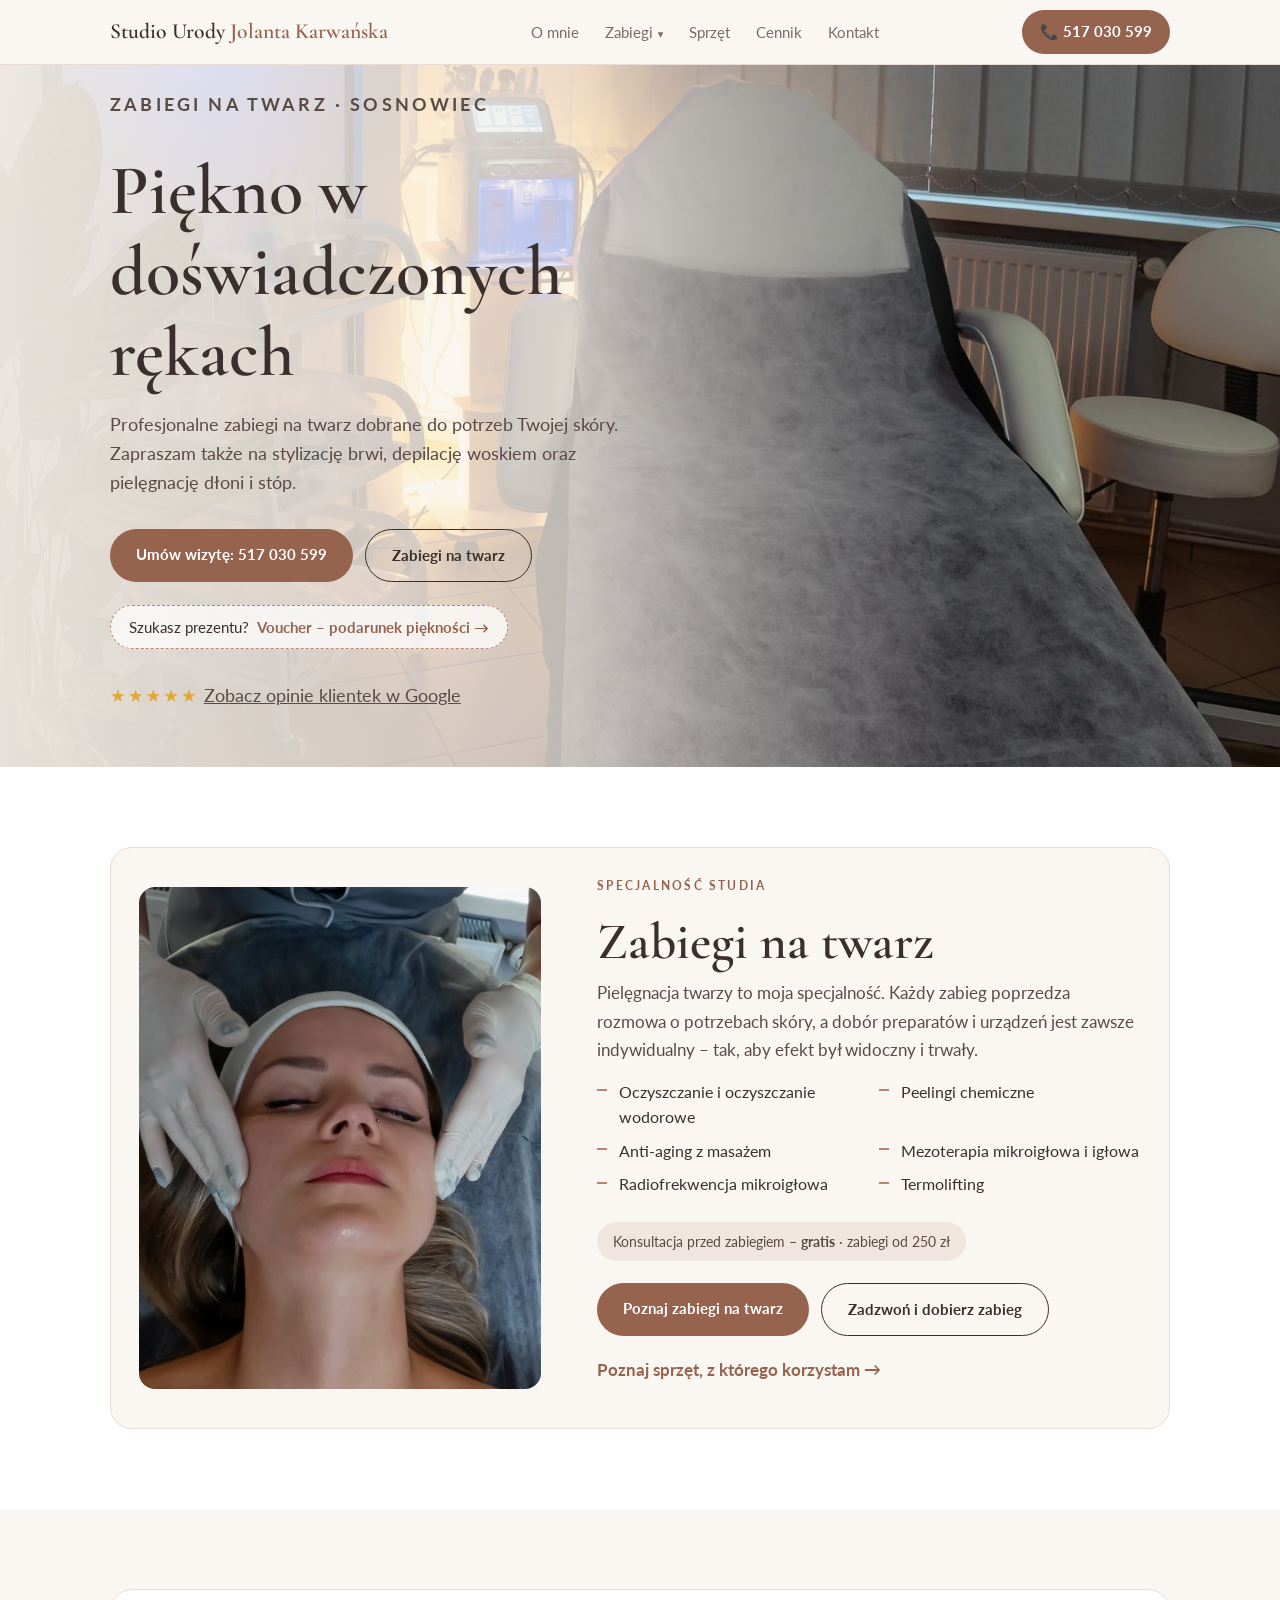
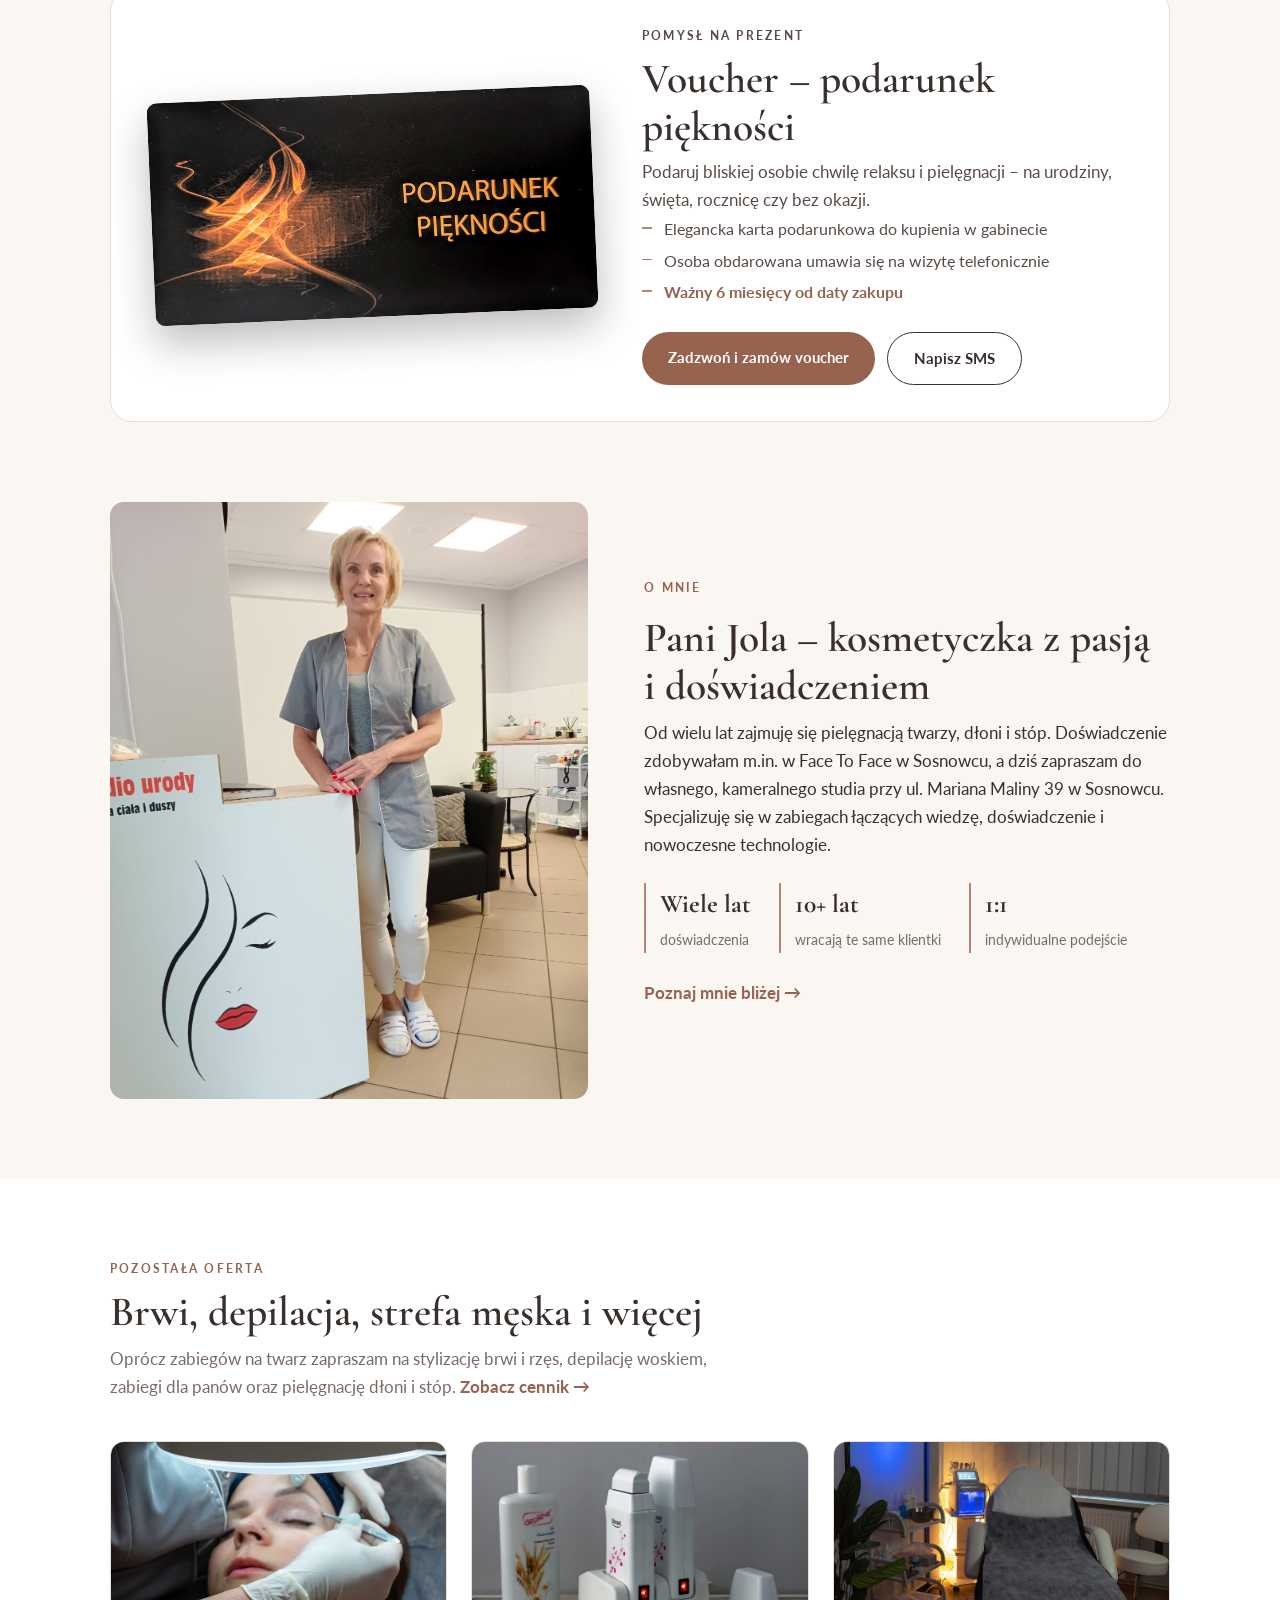
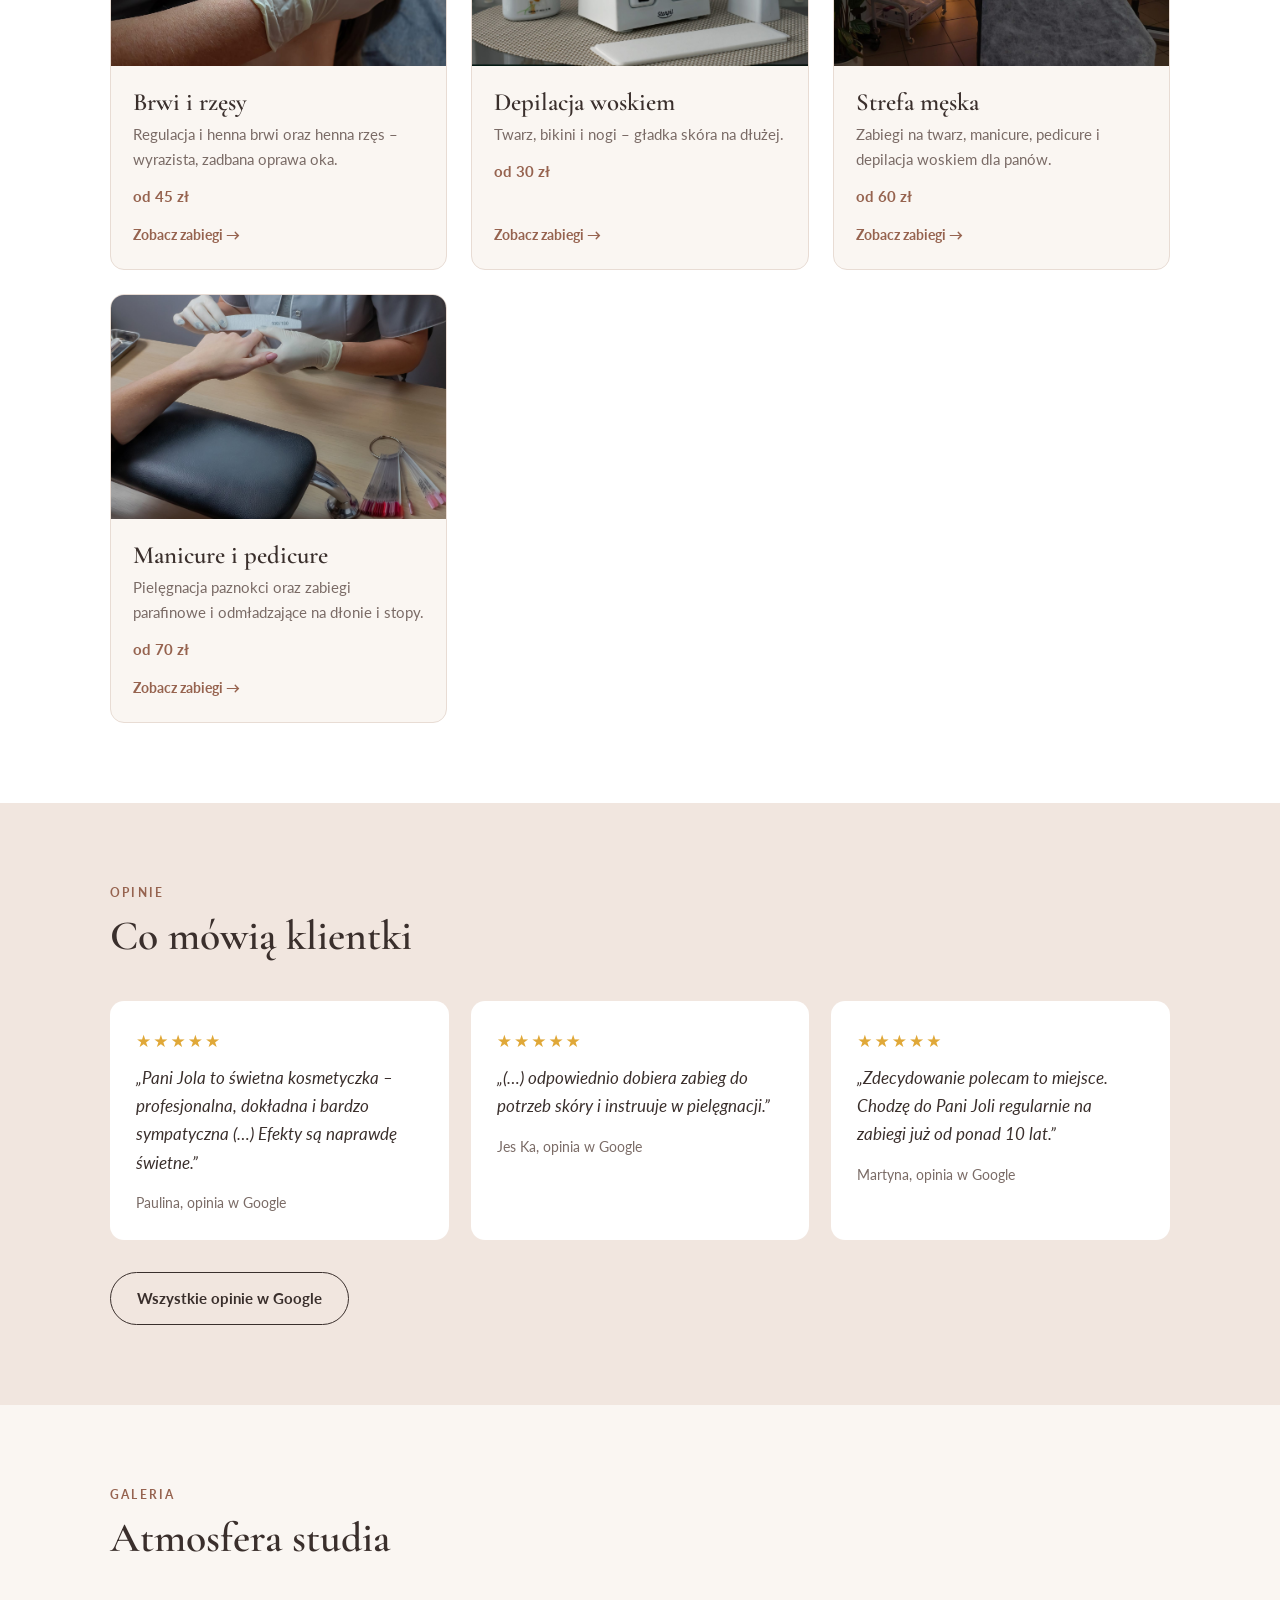
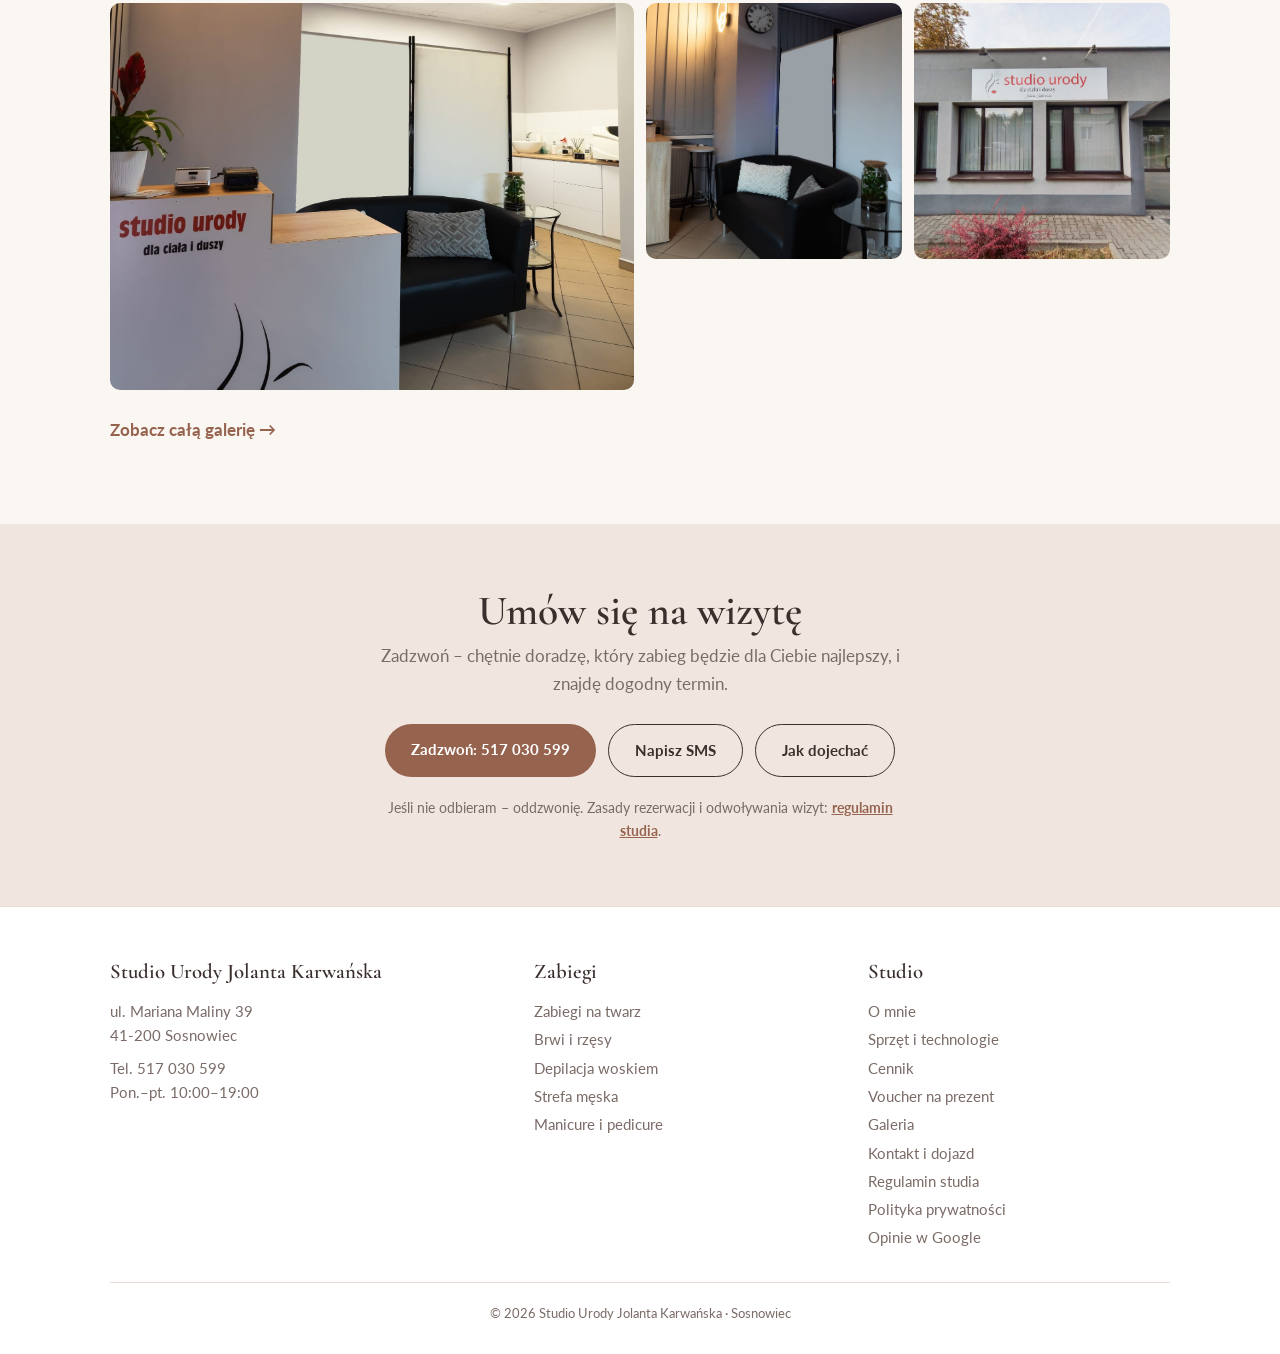
<file: index.html>
<!doctype html>
<html lang="pl">
<head>
<meta charset="utf-8">
<meta name="viewport" content="width=device-width, initial-scale=1">
<link rel="icon" href="favicon.svg" type="image/svg+xml">
<title>Studio Urody Jolanta Karwańska – kosmetyczka Sosnowiec</title>
<meta name="description" content="Studio Urody Jolanta Karwańska w Sosnowcu – profesjonalne zabiegi na twarz: oczyszczanie wodorowe, peelingi, mezoterapia, radiofrekwencja. Także brwi, depilacja, strefa męska. Wieloletnie doświadczenie. Zadzwoń: 517 030 599.">
<meta property="og:title" content="Studio Urody Jolanta Karwańska – kosmetyczka Sosnowiec">
<meta property="og:description" content="Studio Urody Jolanta Karwańska w Sosnowcu – profesjonalne zabiegi na twarz: oczyszczanie wodorowe, peelingi, mezoterapia, radiofrekwencja. Także brwi, depilacja, strefa męska. Wieloletnie doświadczenie. Zadzwoń: 517 030 599.">
<meta property="og:type" content="website">
<link rel="preconnect" href="https://fonts.googleapis.com">
<link rel="preconnect" href="https://fonts.gstatic.com" crossorigin>
<link href="https://fonts.googleapis.com/css2?family=Cormorant+Garamond:wght@500;600&family=Lato:wght@400;700&display=swap" rel="stylesheet">
<link rel="stylesheet" href="css/style.css?v=20261118c">
<script type="application/ld+json">
{
  "@context": "https://schema.org",
  "@type": "BeautySalon",
  "name": "Studio Urody Jolanta Karwańska",
  "telephone": "+48517030599",
  "address": {
    "@type": "PostalAddress",
    "streetAddress": "Mariana Maliny 39",
    "postalCode": "41-200",
    "addressLocality": "Sosnowiec",
    "addressCountry": "PL"
  },
  "geo": { "@type": "GeoCoordinates", "latitude": 50.2664067, "longitude": 19.1683963 },
  "openingHoursSpecification": [{
    "@type": "OpeningHoursSpecification",
    "dayOfWeek": ["Monday","Tuesday","Wednesday","Thursday","Friday"],
    "opens": "10:00",
    "closes": "19:00"
  }],
  "hasMap": "https://www.google.com/maps/place/?q=place_id:0x4716db707ce4283d:0x640114ca1b126993"
}
</script>
</head>
<body>

<header>
  <div class="wrap nav">
    <a href="index.html" class="logo">Studio Urody <span>Jolanta Karwańska</span></a>
    <button type="button" class="burger" aria-label="Menu" aria-expanded="false" aria-controls="menu"><span></span><span></span><span></span></button>
    <ul class="menu" id="menu">
      <li><a href="o-mnie.html">O mnie</a></li>
      <li class="has-sub"><button type="button" class="sub-toggle" aria-expanded="false" aria-controls="submenu">Zabiegi</button>
        <ul class="submenu" id="submenu">
          <li><a href="zabiegi-na-twarz.html">Zabiegi na twarz</a></li>
          <li><a href="brwi-i-rzesy.html">Brwi i rzęsy</a></li>
          <li><a href="depilacja.html">Depilacja woskiem</a></li>
          <li><a href="strefa-meska.html">Strefa męska</a></li>
          <li><a href="manicure-pedicure.html">Manicure i pedicure</a></li>
        </ul>
      </li>
      <li><a href="sprzet.html">Sprzęt</a></li>
      <li><a href="cennik.html">Cennik</a></li>
      <li><a href="kontakt.html">Kontakt</a></li>
    </ul>
    <a class="btn" href="tel:+48517030599" aria-label="Zadzwoń: 517 030 599">📞 517 030 599</a>
  </div>
</header>

<main>
<section class="hero">
  <div class="wrap">
    <p class="eyebrow">Zabiegi na twarz · Sosnowiec</p>
    <h1>Piękno w doświadczonych rękach</h1>
    <p>Profesjonalne zabiegi na twarz dobrane do potrzeb Twojej skóry. Zapraszam także na stylizację brwi, depilację woskiem oraz pielęgnację dłoni i stóp.</p>
    <div class="cta">
      <a class="btn" href="tel:+48517030599">Umów wizytę: 517 030 599</a>
      <a class="btn ghost" href="zabiegi-na-twarz.html">Zabiegi na twarz</a>
    </div>
    <a class="hero-gift" href="#voucher"><span>Szukasz prezentu?</span> Voucher – podarunek piękności →</a>
    <p class="rating"><b>★★★★★</b> <a href="https://www.google.com/maps/place/?q=place_id:0x4716db707ce4283d:0x640114ca1b126993" target="_blank" rel="noopener">Zobacz opinie klientek w Google</a></p>
  </div>
</section>

<section class="bg-surface">
  <div class="wrap">
    <div class="featured">
      <img src="images/zabieg-twarz-masaz.jpg" alt="Masaż twarzy podczas zabiegu" loading="lazy" style="object-position:center 35%">
      <div class="featured-body">
        <p class="eyebrow">Specjalność studia</p>
        <h2>Zabiegi na twarz</h2>
        <p>Pielęgnacja twarzy to moja specjalność. Każdy zabieg poprzedza rozmowa o potrzebach skóry, a dobór preparatów i urządzeń jest zawsze indywidualny – tak, aby efekt był widoczny i trwały.</p>
        <ul class="checks"><li>Oczyszczanie i oczyszczanie wodorowe</li><li>Peelingi chemiczne</li><li>Anti-aging z masażem</li><li>Mezoterapia mikroigłowa i igłowa</li><li>Radiofrekwencja mikroigłowa</li><li>Termolifting</li></ul>
        <p class="badge">Konsultacja przed zabiegiem – <strong>gratis</strong> · zabiegi od 250 zł</p>
        <div class="cta">
          <a class="btn" href="zabiegi-na-twarz.html">Poznaj zabiegi na twarz</a>
          <a class="btn ghost" href="tel:+48517030599">Zadzwoń i dobierz zabieg</a>
        </div>
        <p style="margin-top:1.2rem"><a class="text-link" href="sprzet.html">Poznaj sprzęt, z którego korzystam →</a></p>
      </div>
    </div>
  </div>
</section>

<section class="voucher-sec voucher-top" id="voucher">
  <div class="wrap">
    <div class="voucher">
      <div class="voucher-img"><img src="images/voucher-podarunek.jpg" alt="Voucher Studia Urody – Podarunek piękności" loading="lazy"></div>
      <div>
        <p class="eyebrow">Pomysł na prezent</p>
        <h2>Voucher – podarunek piękności</h2>
        <p>Podaruj bliskiej osobie chwilę relaksu i pielęgnacji – na urodziny, święta, rocznicę czy bez okazji.</p>
        <ul class="voucher-facts">
          <li>Elegancka karta podarunkowa do kupienia w gabinecie</li>
          <li>Osoba obdarowana umawia się na wizytę telefonicznie</li>
          <li><strong>Ważny 6 miesięcy od daty zakupu</strong></li>
        </ul>
        <div class="cta">
          <a class="btn" href="tel:+48517030599">Zadzwoń i zamów voucher</a>
          <a class="btn ghost" href="sms:+48517030599">Napisz SMS</a>
        </div>
      </div>
    </div>
  </div>
</section>

<section>
  <div class="wrap about">
    <img src="images/pani-jola-recepcja.jpg" alt="Pani Jolanta Karwańska w swoim studiu" loading="lazy">
    <div>
      <p class="eyebrow">O mnie</p>
      <h2>Pani Jola – kosmetyczka z pasją i doświadczeniem</h2>
      <p>Od wielu lat zajmuję się pielęgnacją twarzy, dłoni i stóp. Doświadczenie zdobywałam m.in. w Face To Face w Sosnowcu, a dziś zapraszam do własnego, kameralnego studia przy ul. Mariana Maliny 39 w Sosnowcu. Specjalizuję się w zabiegach łączących wiedzę, doświadczenie i nowoczesne technologie.</p>
      <div class="facts">
        <div><strong>Wiele lat</strong><span>doświadczenia</span></div>
        <div><strong>10+ lat</strong><span>wracają te same klientki</span></div>
        <div><strong>1:1</strong><span>indywidualne podejście</span></div>
      </div>
      <p style="margin-top:1.6rem"><a class="text-link" href="o-mnie.html">Poznaj mnie bliżej →</a></p>
    </div>
  </div>
</section>

<section class="bg-surface">
  <div class="wrap">
    <p class="eyebrow">Pozostała oferta</p>
    <h2>Brwi, depilacja, strefa męska i więcej</h2>
    <p class="lead">Oprócz zabiegów na twarz zapraszam na stylizację brwi i rzęs, depilację woskiem, zabiegi dla panów oraz pielęgnację dłoni i stóp. <a class="text-link" href="cennik.html">Zobacz cennik →</a></p>
    <div class="grid">
      <a class="card" href="brwi-i-rzesy.html">
        <img src="images/brwi-regulacja.jpg" alt="Regulacja brwi w Studiu Urody" loading="lazy" style="object-position:60% 35%">
        <div class="body"><h3>Brwi i rzęsy</h3><p>Regulacja i henna brwi oraz henna rzęs – wyrazista, zadbana oprawa oka.</p><p class="price">od 45 zł</p><span class="more-link">Zobacz zabiegi →</span></div>
      </a>
      <a class="card" href="depilacja.html">
        <img src="images/sprzet-wosk.jpg" alt="Podgrzewacze wosku do depilacji w studiu" loading="lazy">
        <div class="body"><h3>Depilacja woskiem</h3><p>Twarz, bikini i nogi – gładka skóra na dłużej.</p><p class="price">od 30 zł</p><span class="more-link">Zobacz zabiegi →</span></div>
      </a>
      <a class="card" href="strefa-meska.html">
        <img src="images/gabinet-twarz.jpg" alt="Gabinet do zabiegów na twarz" loading="lazy">
        <div class="body"><h3>Strefa męska</h3><p>Zabiegi na twarz, manicure, pedicure i depilacja woskiem dla panów.</p><p class="price">od 60 zł</p><span class="more-link">Zobacz zabiegi →</span></div>
      </a>
      <a class="card" href="manicure-pedicure.html">
        <img src="images/manicure.jpg" alt="Manicure w Studiu Urody" loading="lazy" style="object-position:center 20%">
        <div class="body"><h3>Manicure i pedicure</h3><p>Pielęgnacja paznokci oraz zabiegi parafinowe i odmładzające na dłonie i stopy.</p><p class="price">od 70 zł</p><span class="more-link">Zobacz zabiegi →</span></div>
      </a>
    </div>
  </div>
</section>

<section class="reviews">
  <div class="wrap">
    <p class="eyebrow">Opinie</p>
    <h2>Co mówią klientki</h2>
    <div class="quotes">
      <blockquote><div class="stars">★★★★★</div><p>„Pani Jola to świetna kosmetyczka – profesjonalna, dokładna i bardzo sympatyczna (…) Efekty są naprawdę świetne.”</p><cite>Paulina, opinia w Google</cite></blockquote>
      <blockquote><div class="stars">★★★★★</div><p>„(…) odpowiednio dobiera zabieg do potrzeb skóry i instruuje w pielęgnacji.”</p><cite>Jes Ka, opinia w Google</cite></blockquote>
      <blockquote><div class="stars">★★★★★</div><p>„Zdecydowanie polecam to miejsce. Chodzę do Pani Joli regularnie na zabiegi już od ponad 10 lat.”</p><cite>Martyna, opinia w Google</cite></blockquote>
    </div>
    <p class="more"><a class="btn ghost" href="https://www.google.com/maps/place/?q=place_id:0x4716db707ce4283d:0x640114ca1b126993" target="_blank" rel="noopener">Wszystkie opinie w Google</a></p>
  </div>
</section>

<section>
  <div class="wrap">
    <p class="eyebrow">Galeria</p>
    <h2>Atmosfera studia</h2>
    <div class="gallery">
      <img class="wide" src="images/recepcja.jpg" alt="Recepcja studia z logo Studio Urody" loading="lazy">
      <img src="images/poczekalnia.jpg" alt="Poczekalnia z wygodną sofą" loading="lazy">
      <img src="images/budynek-front.jpg" alt="Wejście do studia przy ul. Mariana Maliny 39" loading="lazy">
    </div>
    <p style="margin-top:1.6rem"><a class="text-link" href="galeria.html">Zobacz całą galerię →</a></p>
  </div>
</section>

<section class="cta-band">
  <div class="wrap">
    <h2>Umów się na wizytę</h2>
    <p>Zadzwoń – chętnie doradzę, który zabieg będzie dla Ciebie najlepszy, i znajdę dogodny termin.</p>
    <div class="cta">
      <a class="btn" href="tel:+48517030599">Zadzwoń: 517 030 599</a>
      <a class="btn ghost" href="sms:+48517030599">Napisz SMS</a>
      <a class="btn ghost" href="kontakt.html">Jak dojechać</a>
    </div>
    <p class="cta-note">Jeśli nie odbieram – oddzwonię. Zasady rezerwacji i odwoływania wizyt: <a href="regulamin.html">regulamin studia</a>.</p>
  </div>
</section>
</main>

<footer>
  <div class="wrap">
    <div class="foot-grid">
      <div>
        <h4>Studio Urody Jolanta Karwańska</h4>
        <p>ul. Mariana Maliny 39<br>41-200 Sosnowiec</p>
        <p style="margin-top:8px">Tel. <a href="tel:+48517030599">517 030 599</a></p>
        <p>Pon.–pt. 10:00–19:00</p>
      </div>
      <div>
        <h4>Zabiegi</h4>
        <ul>
          <li><a href="zabiegi-na-twarz.html">Zabiegi na twarz</a></li>
          <li><a href="brwi-i-rzesy.html">Brwi i rzęsy</a></li>
          <li><a href="depilacja.html">Depilacja woskiem</a></li>
          <li><a href="strefa-meska.html">Strefa męska</a></li>
          <li><a href="manicure-pedicure.html">Manicure i pedicure</a></li>
        </ul>
      </div>
      <div>
        <h4>Studio</h4>
        <ul>
          <li><a href="o-mnie.html">O mnie</a></li>
          <li><a href="sprzet.html">Sprzęt i technologie</a></li>
          <li><a href="cennik.html">Cennik</a></li>
          <li><a href="index.html#voucher">Voucher na prezent</a></li>
          <li><a href="galeria.html">Galeria</a></li>
          <li><a href="kontakt.html">Kontakt i dojazd</a></li>
          <li><a href="regulamin.html">Regulamin studia</a></li>
          <li><a href="polityka-prywatnosci.html">Polityka prywatności</a></li>
          <li><a href="https://www.google.com/maps/place/?q=place_id:0x4716db707ce4283d:0x640114ca1b126993" target="_blank" rel="noopener">Opinie w Google</a></li>
        </ul>
      </div>
    </div>
    <p class="copy">© 2026 Studio Urody Jolanta Karwańska · Sosnowiec</p>
  </div>
</footer>

<a class="btn call-fab" href="tel:+48517030599">📞 Zadzwoń i umów wizytę</a>

<script>
(function(){
var b=document.querySelector('.burger'),m=document.getElementById('menu'),t=document.querySelector('.sub-toggle'),li=t&&t.parentNode;
function set(el,btn,o){el.classList.toggle('open',o);btn.setAttribute('aria-expanded',o);}
if(b&&m)b.addEventListener('click',function(){set(m,b,!m.classList.contains('open'));});
if(t)t.addEventListener('click',function(e){e.stopPropagation();set(li,t,!li.classList.contains('open'));});
document.addEventListener('click',function(e){if(li&&!li.contains(e.target))set(li,t,false);});
document.addEventListener('keydown',function(e){if(e.key!=='Escape')return;
 if(li&&li.classList.contains('open')){set(li,t,false);t.focus();}
 else if(m&&m.classList.contains('open')){set(m,b,false);b.focus();}});
})();
</script>
</body>
</html>
</file>
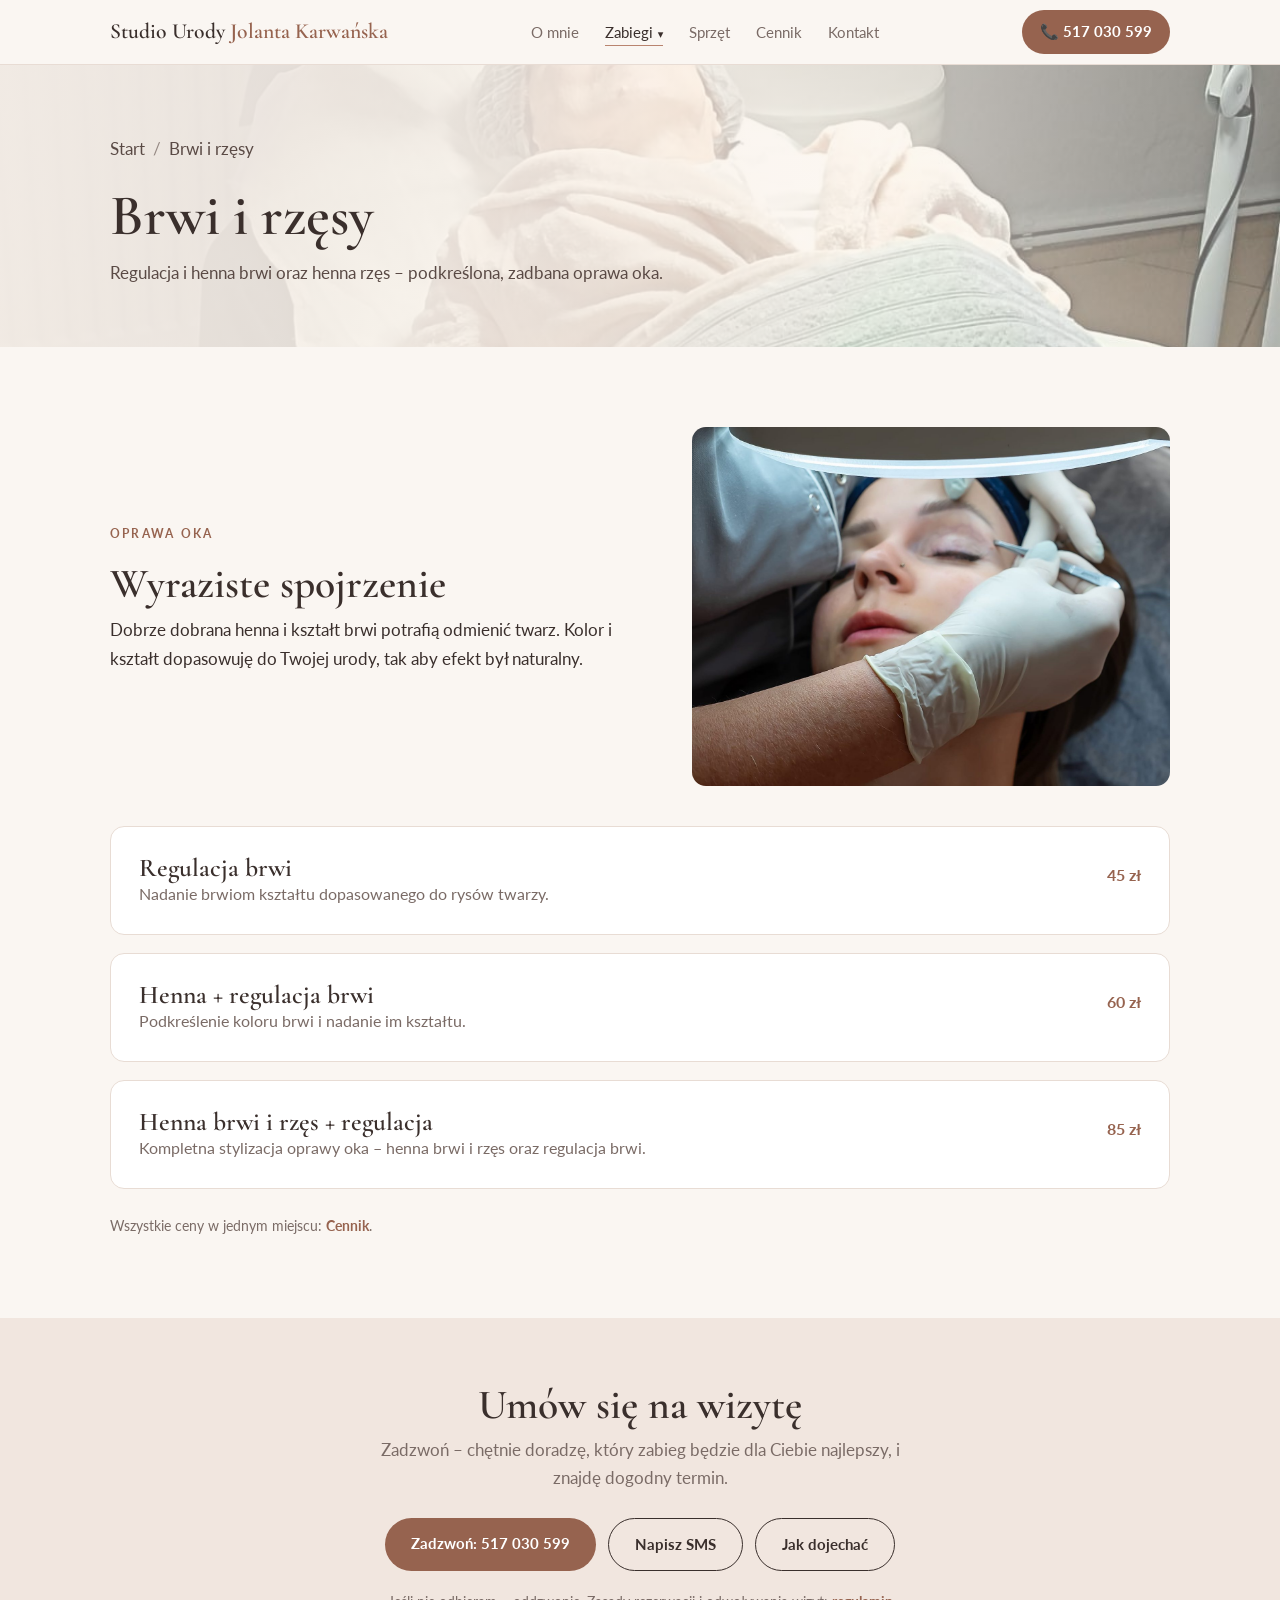
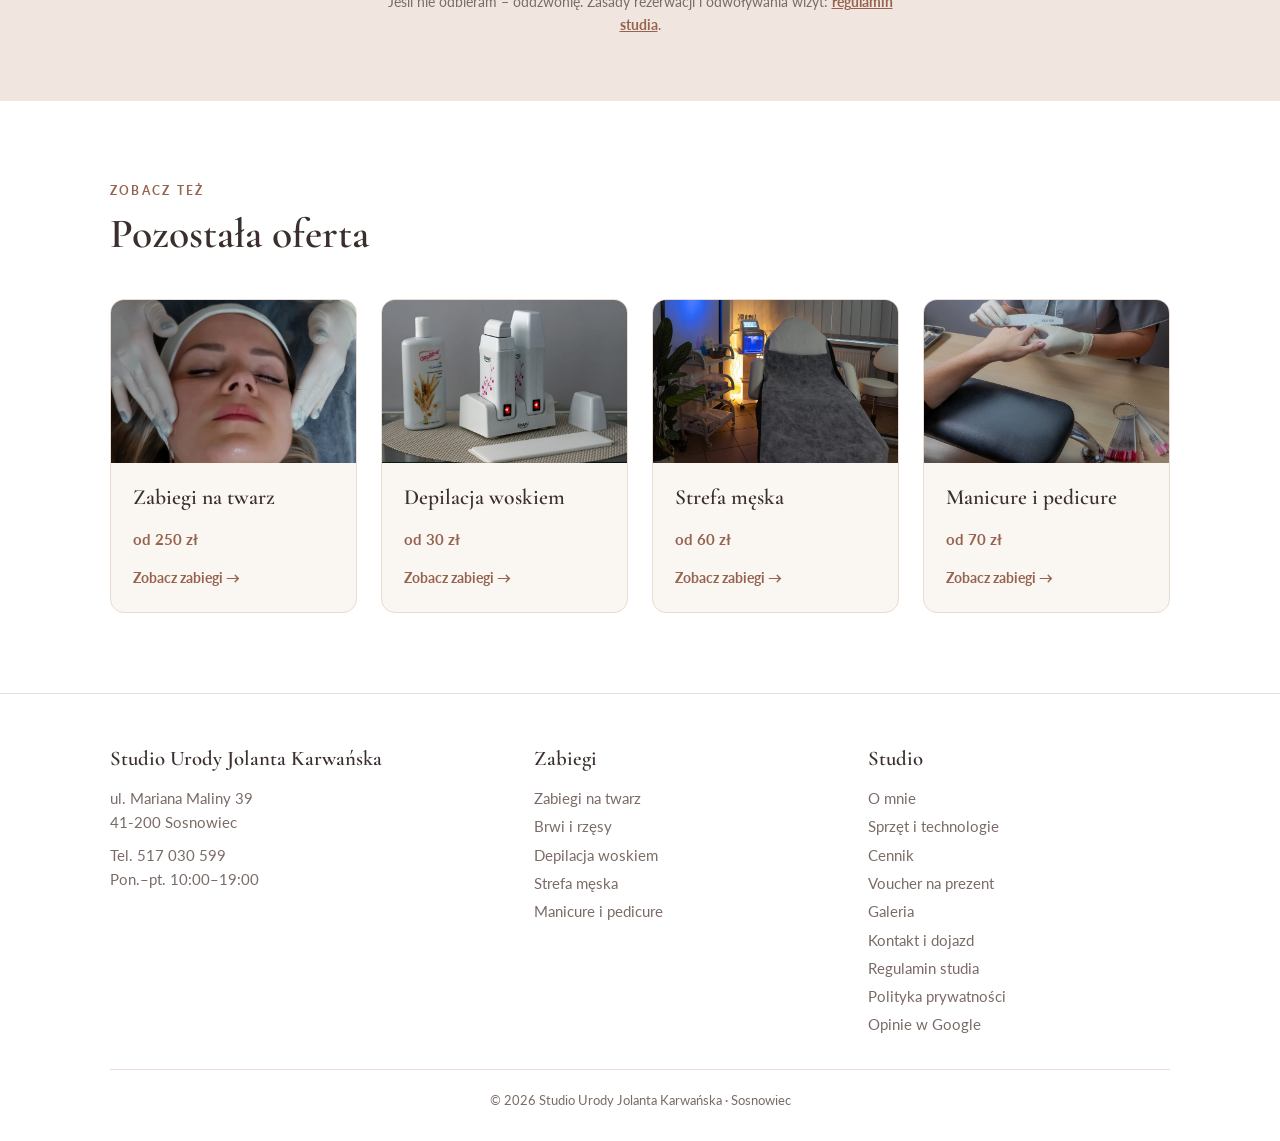
<file: brwi-i-rzesy.html>
<!doctype html>
<html lang="pl">
<head>
<meta charset="utf-8">
<meta name="viewport" content="width=device-width, initial-scale=1">
<link rel="icon" href="favicon.svg" type="image/svg+xml">
<title>Brwi i rzęsy – Studio Urody Jolanta Karwańska, Sosnowiec</title>
<meta name="description" content="Regulacja brwi, henna brwi i rzęs w Sosnowcu – od 45 zł. Studio Urody Jolanta Karwańska.">
<meta property="og:title" content="Brwi i rzęsy – Studio Urody Jolanta Karwańska, Sosnowiec">
<meta property="og:description" content="Regulacja brwi, henna brwi i rzęs w Sosnowcu – od 45 zł. Studio Urody Jolanta Karwańska.">
<meta property="og:type" content="website">
<link rel="preconnect" href="https://fonts.googleapis.com">
<link rel="preconnect" href="https://fonts.gstatic.com" crossorigin>
<link href="https://fonts.googleapis.com/css2?family=Cormorant+Garamond:wght@500;600&family=Lato:wght@400;700&display=swap" rel="stylesheet">
<link rel="stylesheet" href="css/style.css?v=20261118c">

</head>
<body>

<header>
  <div class="wrap nav">
    <a href="index.html" class="logo">Studio Urody <span>Jolanta Karwańska</span></a>
    <button type="button" class="burger" aria-label="Menu" aria-expanded="false" aria-controls="menu"><span></span><span></span><span></span></button>
    <ul class="menu" id="menu">
      <li><a href="o-mnie.html">O mnie</a></li>
      <li class="has-sub"><button type="button" class="sub-toggle active" aria-expanded="false" aria-controls="submenu">Zabiegi</button>
        <ul class="submenu" id="submenu">
          <li><a href="zabiegi-na-twarz.html">Zabiegi na twarz</a></li>
          <li><a href="brwi-i-rzesy.html" class="active" aria-current="page">Brwi i rzęsy</a></li>
          <li><a href="depilacja.html">Depilacja woskiem</a></li>
          <li><a href="strefa-meska.html">Strefa męska</a></li>
          <li><a href="manicure-pedicure.html">Manicure i pedicure</a></li>
        </ul>
      </li>
      <li><a href="sprzet.html">Sprzęt</a></li>
      <li><a href="cennik.html">Cennik</a></li>
      <li><a href="kontakt.html">Kontakt</a></li>
    </ul>
    <a class="btn" href="tel:+48517030599" aria-label="Zadzwoń: 517 030 599">📞 517 030 599</a>
  </div>
</header>

<main>
<section class="page-hero" style="background-image:linear-gradient(90deg,rgba(250,243,236,.95) 0%,rgba(250,243,236,.85) 50%,rgba(250,243,236,.35) 100%),url('images/zabieg-brwi.jpg');background-position:center">
  <div class="wrap">
    <p class="crumbs"><a href="index.html">Start</a><span>/</span>Brwi i rzęsy</p>
    <h1>Brwi i rzęsy</h1>
    <p>Regulacja i henna brwi oraz henna rzęs – podkreślona, zadbana oprawa oka.</p>
  </div>
</section>

<section class="page-body">
  <div class="wrap">
    <div class="offer-intro">
      <div>
        <p class="eyebrow">Oprawa oka</p>
        <h2>Wyraziste spojrzenie</h2>
        <p>Dobrze dobrana henna i kształt brwi potrafią odmienić twarz. Kolor i kształt dopasowuję do Twojej urody, tak aby efekt był naturalny.</p>
      </div>
      <img src="images/brwi-regulacja.jpg" alt="Regulacja brwi w Studiu Urody" style="object-position:60% 35%">
    </div>
    <div class="treatments">
      <article class="treatment" id="regulacja-brwi">
        <div><h3>Regulacja brwi</h3>
        <p>Nadanie brwiom kształtu dopasowanego do rysów twarzy.</p></div>
        <ul class="prices"><li class="single"><strong>45 zł</strong></li></ul>
      </article>
      <article class="treatment" id="henna-regulacja">
        <div><h3>Henna + regulacja brwi</h3>
        <p>Podkreślenie koloru brwi i nadanie im kształtu.</p></div>
        <ul class="prices"><li class="single"><strong>60 zł</strong></li></ul>
      </article>
      <article class="treatment" id="henna-brwi-rzes">
        <div><h3>Henna brwi i rzęs + regulacja</h3>
        <p>Kompletna stylizacja oprawy oka – henna brwi i rzęs oraz regulacja brwi.</p></div>
        <ul class="prices"><li class="single"><strong>85 zł</strong></li></ul>
      </article>
    </div>
    <p class="note">Wszystkie ceny w jednym miejscu: <a class="text-link" href="cennik.html">Cennik</a>.</p>
  </div>
</section>

<section class="cta-band">
  <div class="wrap">
    <h2>Umów się na wizytę</h2>
    <p>Zadzwoń – chętnie doradzę, który zabieg będzie dla Ciebie najlepszy, i znajdę dogodny termin.</p>
    <div class="cta">
      <a class="btn" href="tel:+48517030599">Zadzwoń: 517 030 599</a>
      <a class="btn ghost" href="sms:+48517030599">Napisz SMS</a>
      <a class="btn ghost" href="kontakt.html">Jak dojechać</a>
    </div>
    <p class="cta-note">Jeśli nie odbieram – oddzwonię. Zasady rezerwacji i odwoływania wizyt: <a href="regulamin.html">regulamin studia</a>.</p>
  </div>
</section>

<section class="bg-surface">
  <div class="wrap">
    <p class="eyebrow">Zobacz też</p>
    <h2>Pozostała oferta</h2>
    <div class="grid four">
      <a class="card" href="zabiegi-na-twarz.html">
        <img src="images/zabieg-twarz-masaz.jpg" alt="Masaż twarzy podczas zabiegu" loading="lazy" style="object-position:center 40%">
        <div class="body"><h3>Zabiegi na twarz</h3><p class="price">od 250 zł</p><span class="more-link">Zobacz zabiegi →</span></div>
      </a>
      <a class="card" href="depilacja.html">
        <img src="images/sprzet-wosk.jpg" alt="Podgrzewacze wosku do depilacji w studiu" loading="lazy">
        <div class="body"><h3>Depilacja woskiem</h3><p class="price">od 30 zł</p><span class="more-link">Zobacz zabiegi →</span></div>
      </a>
      <a class="card" href="strefa-meska.html">
        <img src="images/gabinet-twarz.jpg" alt="Gabinet do zabiegów na twarz" loading="lazy">
        <div class="body"><h3>Strefa męska</h3><p class="price">od 60 zł</p><span class="more-link">Zobacz zabiegi →</span></div>
      </a>
      <a class="card" href="manicure-pedicure.html">
        <img src="images/manicure.jpg" alt="Manicure w Studiu Urody" loading="lazy" style="object-position:center 20%">
        <div class="body"><h3>Manicure i pedicure</h3><p class="price">od 70 zł</p><span class="more-link">Zobacz zabiegi →</span></div>
      </a>
    </div>
  </div>
</section>
</main>

<footer>
  <div class="wrap">
    <div class="foot-grid">
      <div>
        <h4>Studio Urody Jolanta Karwańska</h4>
        <p>ul. Mariana Maliny 39<br>41-200 Sosnowiec</p>
        <p style="margin-top:8px">Tel. <a href="tel:+48517030599">517 030 599</a></p>
        <p>Pon.–pt. 10:00–19:00</p>
      </div>
      <div>
        <h4>Zabiegi</h4>
        <ul>
          <li><a href="zabiegi-na-twarz.html">Zabiegi na twarz</a></li>
          <li><a href="brwi-i-rzesy.html">Brwi i rzęsy</a></li>
          <li><a href="depilacja.html">Depilacja woskiem</a></li>
          <li><a href="strefa-meska.html">Strefa męska</a></li>
          <li><a href="manicure-pedicure.html">Manicure i pedicure</a></li>
        </ul>
      </div>
      <div>
        <h4>Studio</h4>
        <ul>
          <li><a href="o-mnie.html">O mnie</a></li>
          <li><a href="sprzet.html">Sprzęt i technologie</a></li>
          <li><a href="cennik.html">Cennik</a></li>
          <li><a href="index.html#voucher">Voucher na prezent</a></li>
          <li><a href="galeria.html">Galeria</a></li>
          <li><a href="kontakt.html">Kontakt i dojazd</a></li>
          <li><a href="regulamin.html">Regulamin studia</a></li>
          <li><a href="polityka-prywatnosci.html">Polityka prywatności</a></li>
          <li><a href="https://www.google.com/maps/place/?q=place_id:0x4716db707ce4283d:0x640114ca1b126993" target="_blank" rel="noopener">Opinie w Google</a></li>
        </ul>
      </div>
    </div>
    <p class="copy">© 2026 Studio Urody Jolanta Karwańska · Sosnowiec</p>
  </div>
</footer>

<a class="btn call-fab" href="tel:+48517030599">📞 Zadzwoń i umów wizytę</a>

<script>
(function(){
var b=document.querySelector('.burger'),m=document.getElementById('menu'),t=document.querySelector('.sub-toggle'),li=t&&t.parentNode;
function set(el,btn,o){el.classList.toggle('open',o);btn.setAttribute('aria-expanded',o);}
if(b&&m)b.addEventListener('click',function(){set(m,b,!m.classList.contains('open'));});
if(t)t.addEventListener('click',function(e){e.stopPropagation();set(li,t,!li.classList.contains('open'));});
document.addEventListener('click',function(e){if(li&&!li.contains(e.target))set(li,t,false);});
document.addEventListener('keydown',function(e){if(e.key!=='Escape')return;
 if(li&&li.classList.contains('open')){set(li,t,false);t.focus();}
 else if(m&&m.classList.contains('open')){set(m,b,false);b.focus();}});
})();
</script>
</body>
</html>
</file>
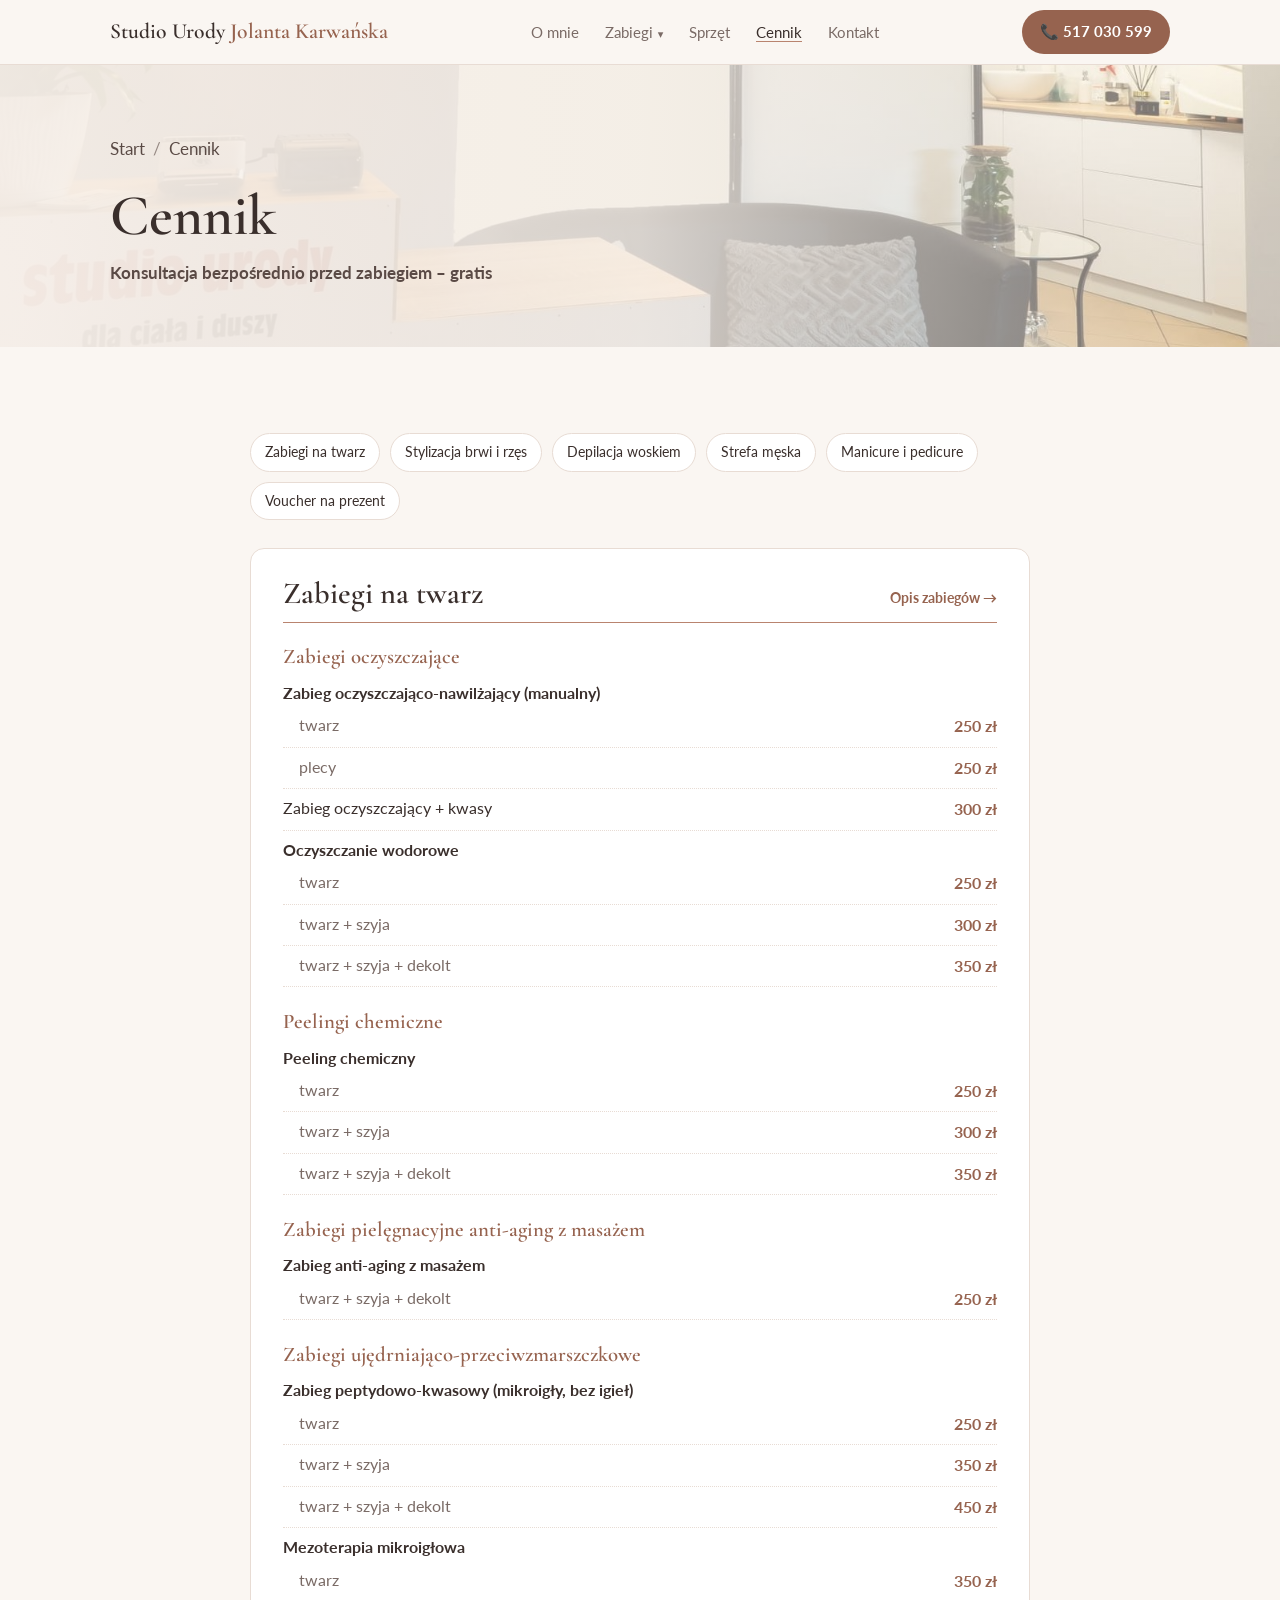
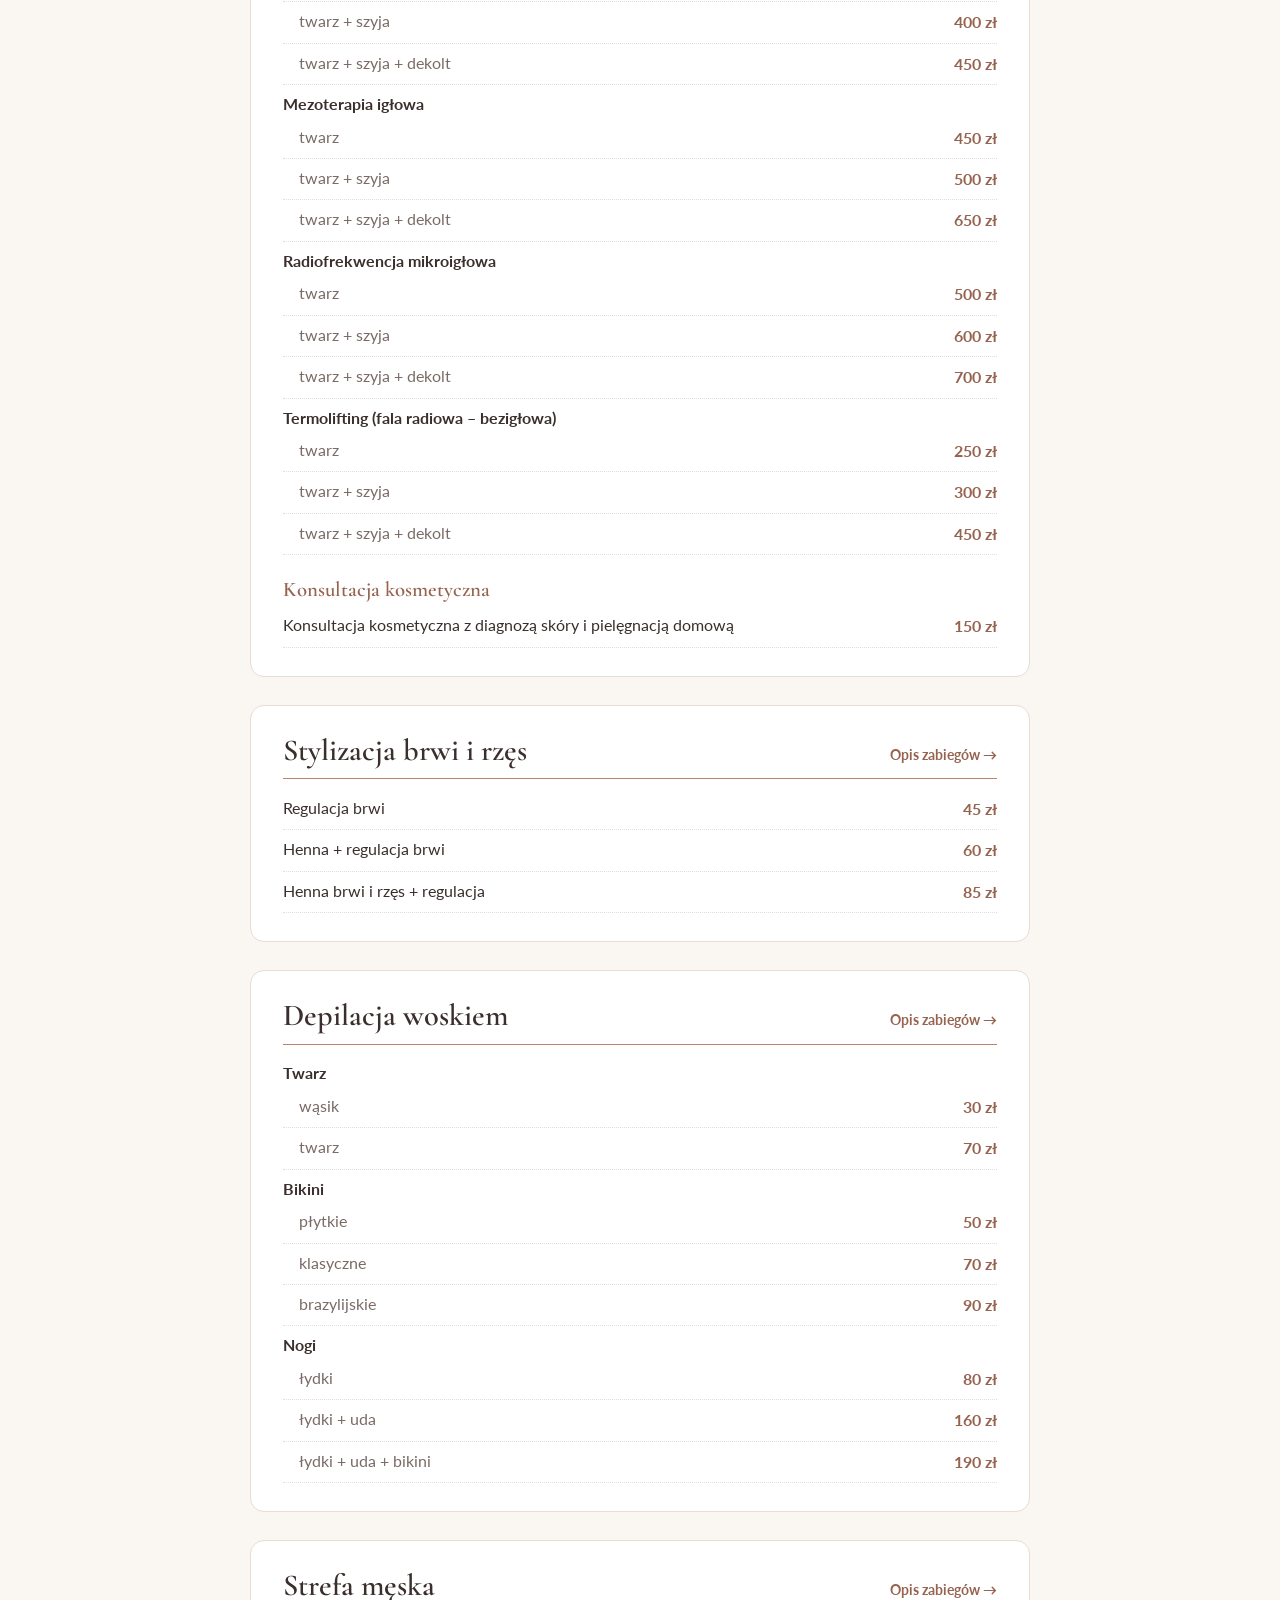
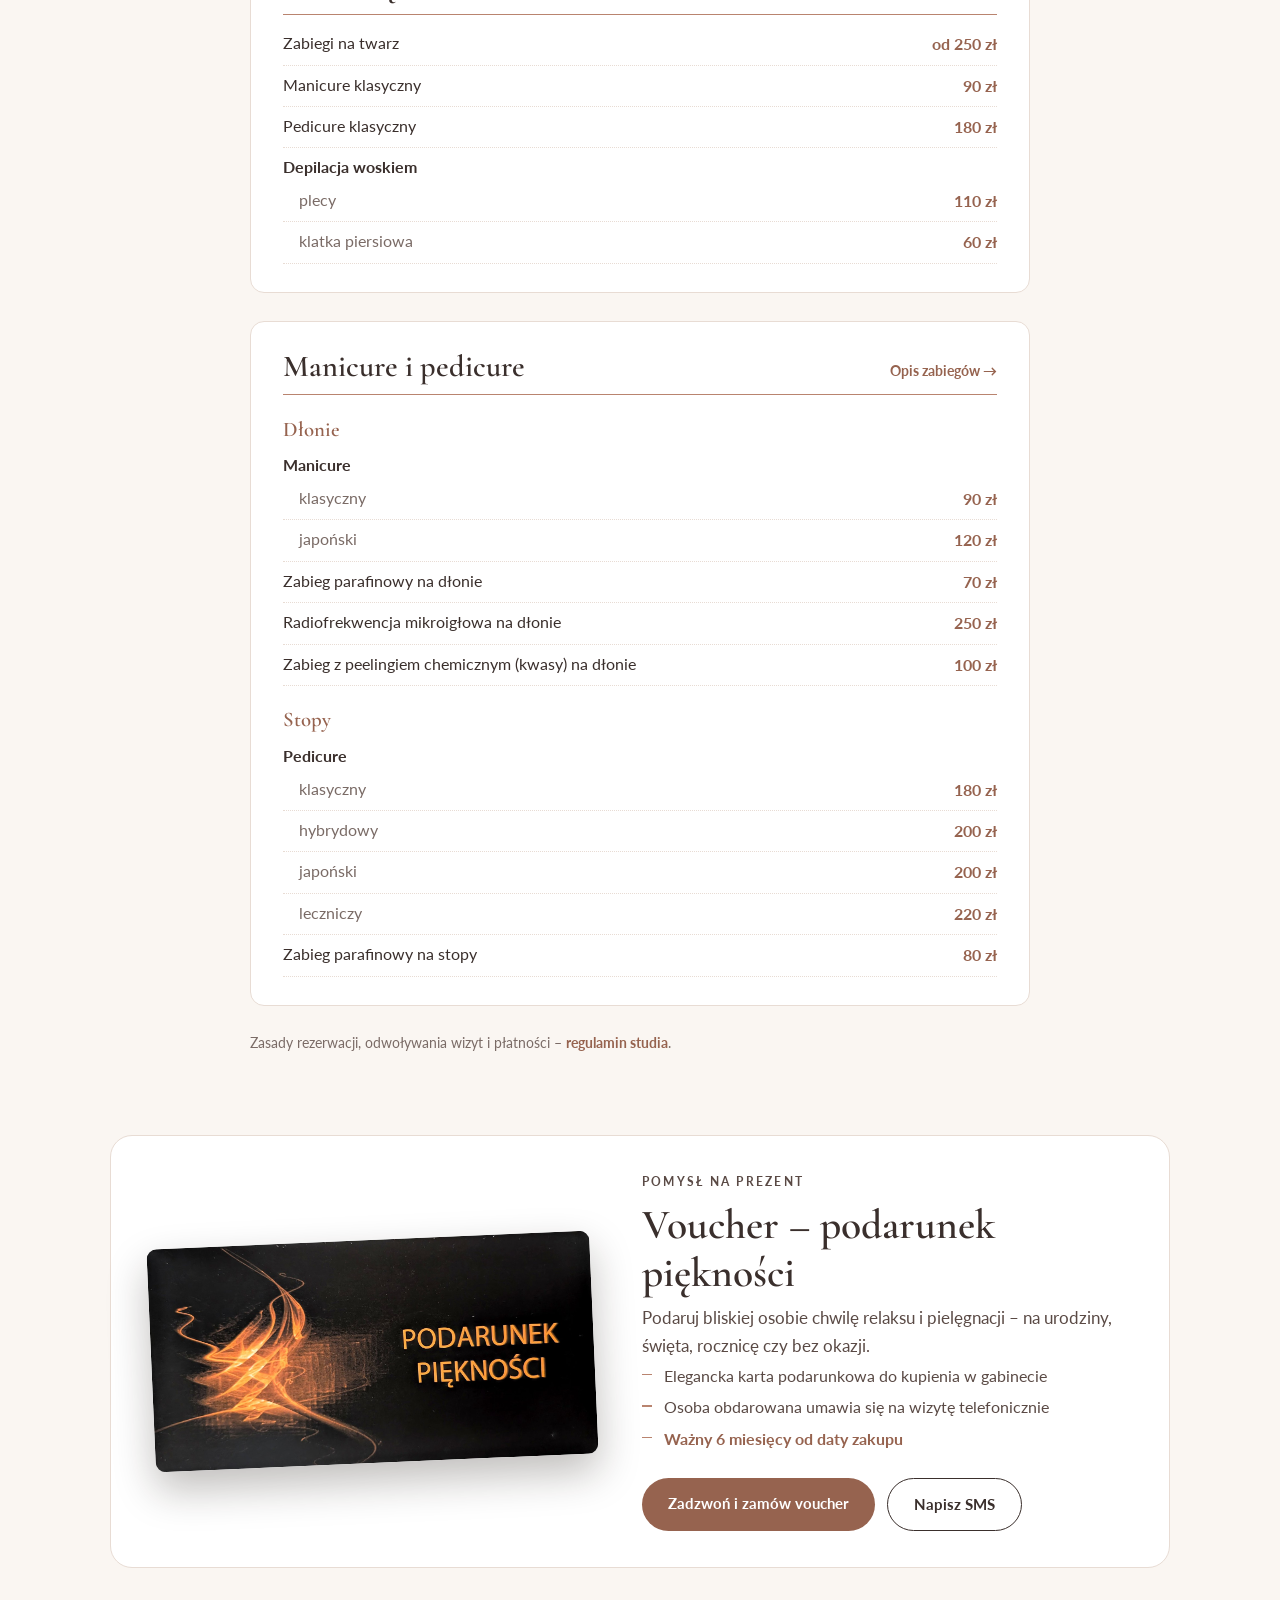
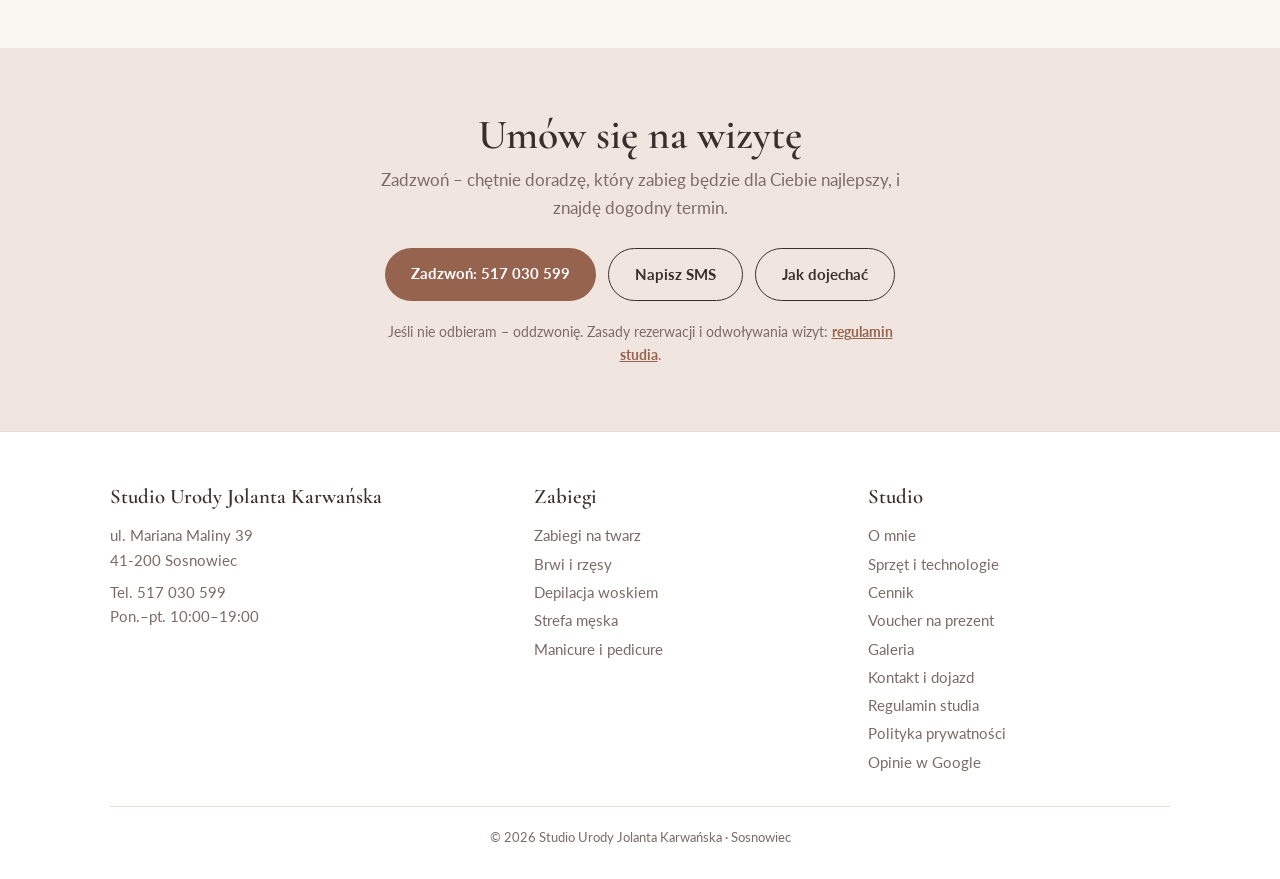
<file: cennik.html>
<!doctype html>
<html lang="pl">
<head>
<meta charset="utf-8">
<meta name="viewport" content="width=device-width, initial-scale=1">
<link rel="icon" href="favicon.svg" type="image/svg+xml">
<title>Cennik – Studio Urody Jolanta Karwańska, Sosnowiec</title>
<meta name="description" content="Cennik Studia Urody Jolanta Karwańska w Sosnowcu: zabiegi na twarz od 250 zł, stylizacja brwi, depilacja woskiem, strefa męska, manicure i pedicure.">
<meta property="og:title" content="Cennik – Studio Urody Jolanta Karwańska, Sosnowiec">
<meta property="og:description" content="Cennik Studia Urody Jolanta Karwańska w Sosnowcu: zabiegi na twarz od 250 zł, stylizacja brwi, depilacja woskiem, strefa męska, manicure i pedicure.">
<meta property="og:type" content="website">
<link rel="preconnect" href="https://fonts.googleapis.com">
<link rel="preconnect" href="https://fonts.gstatic.com" crossorigin>
<link href="https://fonts.googleapis.com/css2?family=Cormorant+Garamond:wght@500;600&family=Lato:wght@400;700&display=swap" rel="stylesheet">
<link rel="stylesheet" href="css/style.css?v=20261118c">

</head>
<body>

<header>
  <div class="wrap nav">
    <a href="index.html" class="logo">Studio Urody <span>Jolanta Karwańska</span></a>
    <button type="button" class="burger" aria-label="Menu" aria-expanded="false" aria-controls="menu"><span></span><span></span><span></span></button>
    <ul class="menu" id="menu">
      <li><a href="o-mnie.html">O mnie</a></li>
      <li class="has-sub"><button type="button" class="sub-toggle" aria-expanded="false" aria-controls="submenu">Zabiegi</button>
        <ul class="submenu" id="submenu">
          <li><a href="zabiegi-na-twarz.html">Zabiegi na twarz</a></li>
          <li><a href="brwi-i-rzesy.html">Brwi i rzęsy</a></li>
          <li><a href="depilacja.html">Depilacja woskiem</a></li>
          <li><a href="strefa-meska.html">Strefa męska</a></li>
          <li><a href="manicure-pedicure.html">Manicure i pedicure</a></li>
        </ul>
      </li>
      <li><a href="sprzet.html">Sprzęt</a></li>
      <li><a href="cennik.html" class="active" aria-current="page">Cennik</a></li>
      <li><a href="kontakt.html">Kontakt</a></li>
    </ul>
    <a class="btn" href="tel:+48517030599" aria-label="Zadzwoń: 517 030 599">📞 517 030 599</a>
  </div>
</header>

<main>
<section class="page-hero" style="background-image:linear-gradient(90deg,rgba(250,243,236,.95) 0%,rgba(250,243,236,.85) 50%,rgba(250,243,236,.35) 100%),url('images/recepcja.jpg');background-position:left center">
  <div class="wrap">
    <p class="crumbs"><a href="index.html">Start</a><span>/</span>Cennik</p>
    <h1>Cennik</h1>
    <p><strong>Konsultacja bezpośrednio przed zabiegiem – gratis</strong></p>
  </div>
</section>

<section class="page-body">
  <div class="wrap pricelists">
    <nav class="toc" aria-label="Kategorie cennika"><a href="#twarz">Zabiegi na twarz</a><a href="#brwi">Stylizacja brwi i rzęs</a><a href="#depilacja">Depilacja woskiem</a><a href="#meska">Strefa męska</a><a href="#dlonie-stopy">Manicure i pedicure</a><a href="#voucher">Voucher na prezent</a></nav>
    <div class="pricelist" id="twarz">
      <div class="pl-title"><h2>Zabiegi na twarz</h2><a class="text-link" href="zabiegi-na-twarz.html">Opis zabiegów →</a></div>
      <h3 class="pl-group">Zabiegi oczyszczające</h3>
      <div class="pl-row pl-head"><span>Zabieg oczyszczająco-nawilżający (manualny)</span></div>
      <div class="pl-row pl-sub"><span>twarz</span> <strong>250 zł</strong></div>
      <div class="pl-row pl-sub"><span>plecy</span> <strong>250 zł</strong></div>
      <div class="pl-row"><span>Zabieg oczyszczający + kwasy</span> <strong>300 zł</strong></div>
      <div class="pl-row pl-head"><span>Oczyszczanie wodorowe</span></div>
      <div class="pl-row pl-sub"><span>twarz</span> <strong>250 zł</strong></div>
      <div class="pl-row pl-sub"><span>twarz + szyja</span> <strong>300 zł</strong></div>
      <div class="pl-row pl-sub"><span>twarz + szyja + dekolt</span> <strong>350 zł</strong></div>
      <h3 class="pl-group">Peelingi chemiczne</h3>
      <div class="pl-row pl-head"><span>Peeling chemiczny</span></div>
      <div class="pl-row pl-sub"><span>twarz</span> <strong>250 zł</strong></div>
      <div class="pl-row pl-sub"><span>twarz + szyja</span> <strong>300 zł</strong></div>
      <div class="pl-row pl-sub"><span>twarz + szyja + dekolt</span> <strong>350 zł</strong></div>
      <h3 class="pl-group">Zabiegi pielęgnacyjne anti-aging z masażem</h3>
      <div class="pl-row pl-head"><span>Zabieg anti-aging z masażem</span></div>
      <div class="pl-row pl-sub"><span>twarz + szyja + dekolt</span> <strong>250 zł</strong></div>
      <h3 class="pl-group">Zabiegi ujędrniająco-przeciwzmarszczkowe</h3>
      <div class="pl-row pl-head"><span>Zabieg peptydowo-kwasowy (mikroigły, bez igieł)</span></div>
      <div class="pl-row pl-sub"><span>twarz</span> <strong>250 zł</strong></div>
      <div class="pl-row pl-sub"><span>twarz + szyja</span> <strong>350 zł</strong></div>
      <div class="pl-row pl-sub"><span>twarz + szyja + dekolt</span> <strong>450 zł</strong></div>
      <div class="pl-row pl-head"><span>Mezoterapia mikroigłowa</span></div>
      <div class="pl-row pl-sub"><span>twarz</span> <strong>350 zł</strong></div>
      <div class="pl-row pl-sub"><span>twarz + szyja</span> <strong>400 zł</strong></div>
      <div class="pl-row pl-sub"><span>twarz + szyja + dekolt</span> <strong>450 zł</strong></div>
      <div class="pl-row pl-head"><span>Mezoterapia igłowa</span></div>
      <div class="pl-row pl-sub"><span>twarz</span> <strong>450 zł</strong></div>
      <div class="pl-row pl-sub"><span>twarz + szyja</span> <strong>500 zł</strong></div>
      <div class="pl-row pl-sub"><span>twarz + szyja + dekolt</span> <strong>650 zł</strong></div>
      <div class="pl-row pl-head"><span>Radiofrekwencja mikroigłowa</span></div>
      <div class="pl-row pl-sub"><span>twarz</span> <strong>500 zł</strong></div>
      <div class="pl-row pl-sub"><span>twarz + szyja</span> <strong>600 zł</strong></div>
      <div class="pl-row pl-sub"><span>twarz + szyja + dekolt</span> <strong>700 zł</strong></div>
      <div class="pl-row pl-head"><span>Termolifting (fala radiowa – bezigłowa)</span></div>
      <div class="pl-row pl-sub"><span>twarz</span> <strong>250 zł</strong></div>
      <div class="pl-row pl-sub"><span>twarz + szyja</span> <strong>300 zł</strong></div>
      <div class="pl-row pl-sub"><span>twarz + szyja + dekolt</span> <strong>450 zł</strong></div>
      <h3 class="pl-group">Konsultacja kosmetyczna</h3>
      <div class="pl-row"><span>Konsultacja kosmetyczna z diagnozą skóry i pielęgnacją domową</span> <strong>150 zł</strong></div>
    </div>
    <div class="pricelist" id="brwi">
      <div class="pl-title"><h2>Stylizacja brwi i rzęs</h2><a class="text-link" href="brwi-i-rzesy.html">Opis zabiegów →</a></div>
      <div class="pl-row"><span>Regulacja brwi</span> <strong>45 zł</strong></div>
      <div class="pl-row"><span>Henna + regulacja brwi</span> <strong>60 zł</strong></div>
      <div class="pl-row"><span>Henna brwi i rzęs + regulacja</span> <strong>85 zł</strong></div>
    </div>
    <div class="pricelist" id="depilacja">
      <div class="pl-title"><h2>Depilacja woskiem</h2><a class="text-link" href="depilacja.html">Opis zabiegów →</a></div>
      <div class="pl-row pl-head"><span>Twarz</span></div>
      <div class="pl-row pl-sub"><span>wąsik</span> <strong>30 zł</strong></div>
      <div class="pl-row pl-sub"><span>twarz</span> <strong>70 zł</strong></div>
      <div class="pl-row pl-head"><span>Bikini</span></div>
      <div class="pl-row pl-sub"><span>płytkie</span> <strong>50 zł</strong></div>
      <div class="pl-row pl-sub"><span>klasyczne</span> <strong>70 zł</strong></div>
      <div class="pl-row pl-sub"><span>brazylijskie</span> <strong>90 zł</strong></div>
      <div class="pl-row pl-head"><span>Nogi</span></div>
      <div class="pl-row pl-sub"><span>łydki</span> <strong>80 zł</strong></div>
      <div class="pl-row pl-sub"><span>łydki + uda</span> <strong>160 zł</strong></div>
      <div class="pl-row pl-sub"><span>łydki + uda + bikini</span> <strong>190 zł</strong></div>
    </div>
    <div class="pricelist" id="meska">
      <div class="pl-title"><h2>Strefa męska</h2><a class="text-link" href="strefa-meska.html">Opis zabiegów →</a></div>
      <div class="pl-row"><span>Zabiegi na twarz</span> <strong>od 250 zł</strong></div>
      <div class="pl-row"><span>Manicure klasyczny</span> <strong>90 zł</strong></div>
      <div class="pl-row"><span>Pedicure klasyczny</span> <strong>180 zł</strong></div>
      <div class="pl-row pl-head"><span>Depilacja woskiem</span></div>
      <div class="pl-row pl-sub"><span>plecy</span> <strong>110 zł</strong></div>
      <div class="pl-row pl-sub"><span>klatka piersiowa</span> <strong>60 zł</strong></div>
    </div>
    <div class="pricelist" id="dlonie-stopy">
      <div class="pl-title"><h2>Manicure i pedicure</h2><a class="text-link" href="manicure-pedicure.html">Opis zabiegów →</a></div>
      <h3 class="pl-group">Dłonie</h3>
      <div class="pl-row pl-head"><span>Manicure</span></div>
      <div class="pl-row pl-sub"><span>klasyczny</span> <strong>90 zł</strong></div>
      <div class="pl-row pl-sub"><span>japoński</span> <strong>120 zł</strong></div>
      <div class="pl-row"><span>Zabieg parafinowy na dłonie</span> <strong>70 zł</strong></div>
      <div class="pl-row"><span>Radiofrekwencja mikroigłowa na dłonie</span> <strong>250 zł</strong></div>
      <div class="pl-row"><span>Zabieg z peelingiem chemicznym (kwasy) na dłonie</span> <strong>100 zł</strong></div>
      <h3 class="pl-group">Stopy</h3>
      <div class="pl-row pl-head"><span>Pedicure</span></div>
      <div class="pl-row pl-sub"><span>klasyczny</span> <strong>180 zł</strong></div>
      <div class="pl-row pl-sub"><span>hybrydowy</span> <strong>200 zł</strong></div>
      <div class="pl-row pl-sub"><span>japoński</span> <strong>200 zł</strong></div>
      <div class="pl-row pl-sub"><span>leczniczy</span> <strong>220 zł</strong></div>
      <div class="pl-row"><span>Zabieg parafinowy na stopy</span> <strong>80 zł</strong></div>
    </div>
    <p class="note">Zasady rezerwacji, odwoływania wizyt i płatności – <a class="text-link" href="regulamin.html">regulamin studia</a>.</p>
  </div>
</section>

<section class="voucher-sec" id="voucher">
  <div class="wrap">
    <div class="voucher">
      <div class="voucher-img"><img src="images/voucher-podarunek.jpg" alt="Voucher Studia Urody – Podarunek piękności" loading="lazy"></div>
      <div>
        <p class="eyebrow">Pomysł na prezent</p>
        <h2>Voucher – podarunek piękności</h2>
        <p>Podaruj bliskiej osobie chwilę relaksu i pielęgnacji – na urodziny, święta, rocznicę czy bez okazji.</p>
        <ul class="voucher-facts">
          <li>Elegancka karta podarunkowa do kupienia w gabinecie</li>
          <li>Osoba obdarowana umawia się na wizytę telefonicznie</li>
          <li><strong>Ważny 6 miesięcy od daty zakupu</strong></li>
        </ul>
        <div class="cta">
          <a class="btn" href="tel:+48517030599">Zadzwoń i zamów voucher</a>
          <a class="btn ghost" href="sms:+48517030599">Napisz SMS</a>
        </div>
      </div>
    </div>
  </div>
</section>

<section class="cta-band">
  <div class="wrap">
    <h2>Umów się na wizytę</h2>
    <p>Zadzwoń – chętnie doradzę, który zabieg będzie dla Ciebie najlepszy, i znajdę dogodny termin.</p>
    <div class="cta">
      <a class="btn" href="tel:+48517030599">Zadzwoń: 517 030 599</a>
      <a class="btn ghost" href="sms:+48517030599">Napisz SMS</a>
      <a class="btn ghost" href="kontakt.html">Jak dojechać</a>
    </div>
    <p class="cta-note">Jeśli nie odbieram – oddzwonię. Zasady rezerwacji i odwoływania wizyt: <a href="regulamin.html">regulamin studia</a>.</p>
  </div>
</section>
</main>

<footer>
  <div class="wrap">
    <div class="foot-grid">
      <div>
        <h4>Studio Urody Jolanta Karwańska</h4>
        <p>ul. Mariana Maliny 39<br>41-200 Sosnowiec</p>
        <p style="margin-top:8px">Tel. <a href="tel:+48517030599">517 030 599</a></p>
        <p>Pon.–pt. 10:00–19:00</p>
      </div>
      <div>
        <h4>Zabiegi</h4>
        <ul>
          <li><a href="zabiegi-na-twarz.html">Zabiegi na twarz</a></li>
          <li><a href="brwi-i-rzesy.html">Brwi i rzęsy</a></li>
          <li><a href="depilacja.html">Depilacja woskiem</a></li>
          <li><a href="strefa-meska.html">Strefa męska</a></li>
          <li><a href="manicure-pedicure.html">Manicure i pedicure</a></li>
        </ul>
      </div>
      <div>
        <h4>Studio</h4>
        <ul>
          <li><a href="o-mnie.html">O mnie</a></li>
          <li><a href="sprzet.html">Sprzęt i technologie</a></li>
          <li><a href="cennik.html">Cennik</a></li>
          <li><a href="index.html#voucher">Voucher na prezent</a></li>
          <li><a href="galeria.html">Galeria</a></li>
          <li><a href="kontakt.html">Kontakt i dojazd</a></li>
          <li><a href="regulamin.html">Regulamin studia</a></li>
          <li><a href="polityka-prywatnosci.html">Polityka prywatności</a></li>
          <li><a href="https://www.google.com/maps/place/?q=place_id:0x4716db707ce4283d:0x640114ca1b126993" target="_blank" rel="noopener">Opinie w Google</a></li>
        </ul>
      </div>
    </div>
    <p class="copy">© 2026 Studio Urody Jolanta Karwańska · Sosnowiec</p>
  </div>
</footer>

<a class="btn call-fab" href="tel:+48517030599">📞 Zadzwoń i umów wizytę</a>

<script>
(function(){
var b=document.querySelector('.burger'),m=document.getElementById('menu'),t=document.querySelector('.sub-toggle'),li=t&&t.parentNode;
function set(el,btn,o){el.classList.toggle('open',o);btn.setAttribute('aria-expanded',o);}
if(b&&m)b.addEventListener('click',function(){set(m,b,!m.classList.contains('open'));});
if(t)t.addEventListener('click',function(e){e.stopPropagation();set(li,t,!li.classList.contains('open'));});
document.addEventListener('click',function(e){if(li&&!li.contains(e.target))set(li,t,false);});
document.addEventListener('keydown',function(e){if(e.key!=='Escape')return;
 if(li&&li.classList.contains('open')){set(li,t,false);t.focus();}
 else if(m&&m.classList.contains('open')){set(m,b,false);b.focus();}});
})();
</script>
</body>
</html>
</file>
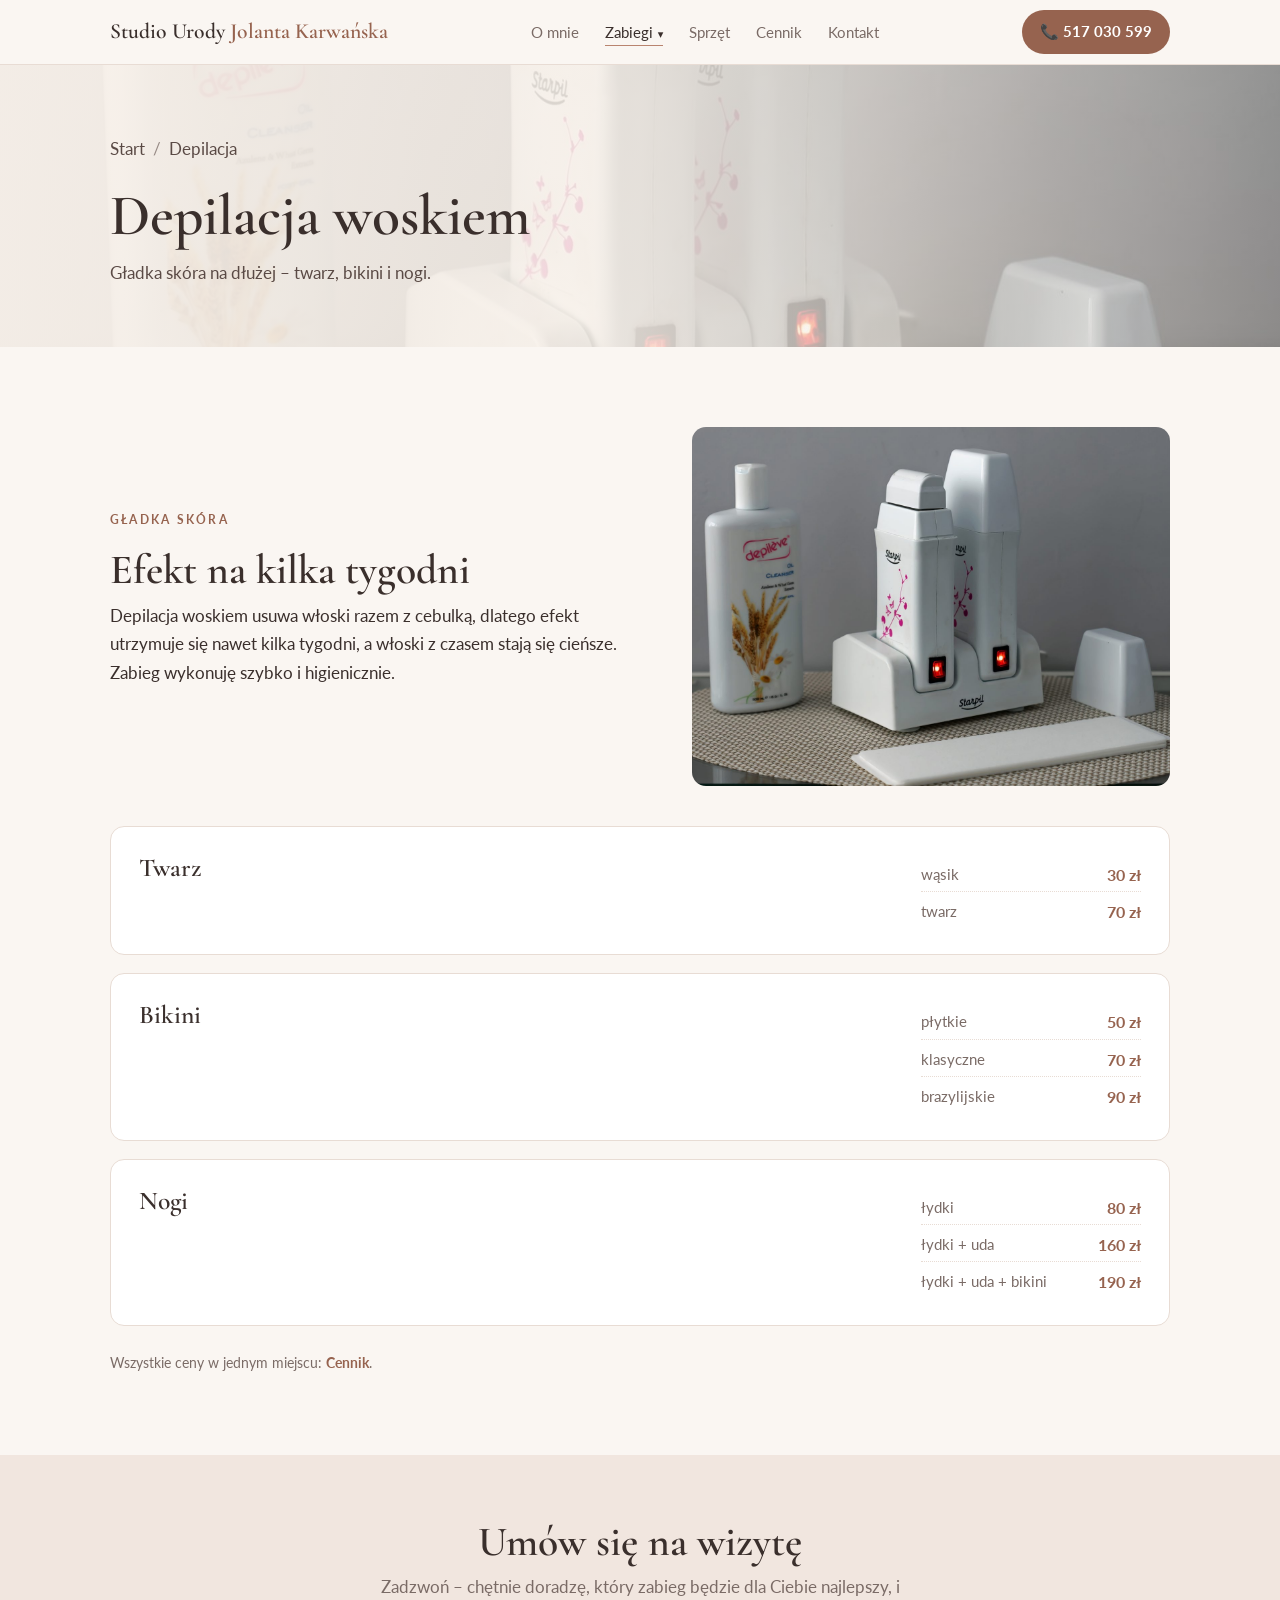
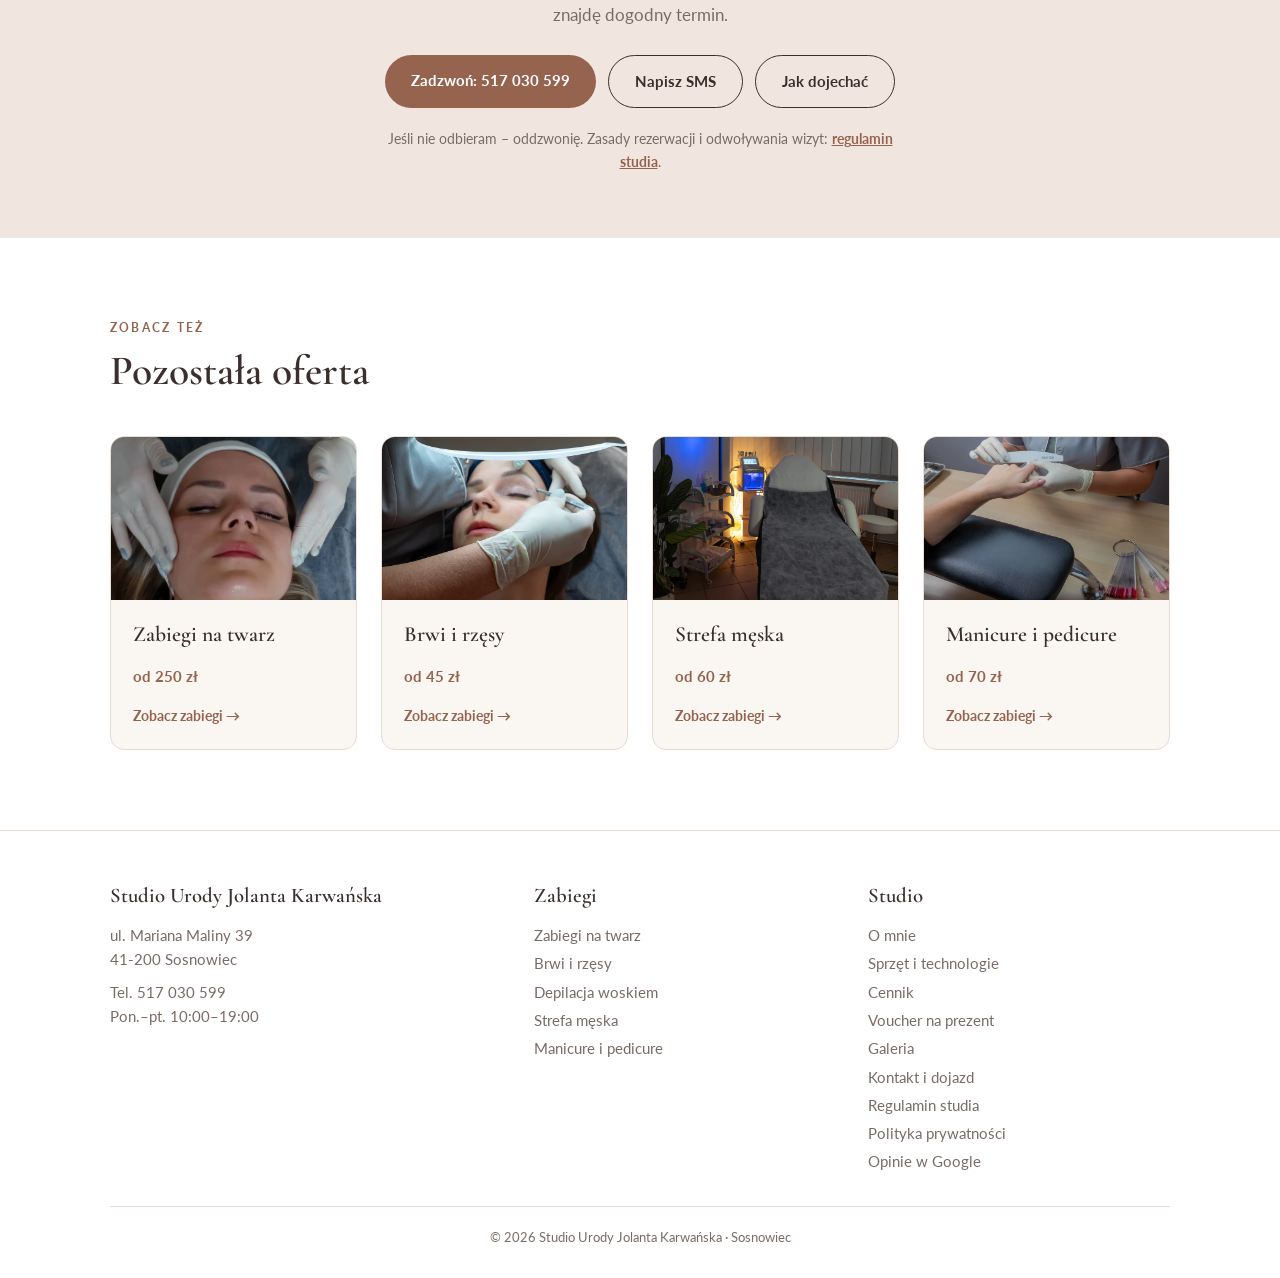
<file: depilacja.html>
<!doctype html>
<html lang="pl">
<head>
<meta charset="utf-8">
<meta name="viewport" content="width=device-width, initial-scale=1">
<link rel="icon" href="favicon.svg" type="image/svg+xml">
<title>Depilacja woskiem – Studio Urody Jolanta Karwańska, Sosnowiec</title>
<meta name="description" content="Depilacja woskiem w Sosnowcu: wąsik, twarz, bikini, łydki i uda. Ceny od 30 zł. Studio Urody Jolanta Karwańska.">
<meta property="og:title" content="Depilacja woskiem – Studio Urody Jolanta Karwańska, Sosnowiec">
<meta property="og:description" content="Depilacja woskiem w Sosnowcu: wąsik, twarz, bikini, łydki i uda. Ceny od 30 zł. Studio Urody Jolanta Karwańska.">
<meta property="og:type" content="website">
<link rel="preconnect" href="https://fonts.googleapis.com">
<link rel="preconnect" href="https://fonts.gstatic.com" crossorigin>
<link href="https://fonts.googleapis.com/css2?family=Cormorant+Garamond:wght@500;600&family=Lato:wght@400;700&display=swap" rel="stylesheet">
<link rel="stylesheet" href="css/style.css?v=20261118c">

</head>
<body>

<header>
  <div class="wrap nav">
    <a href="index.html" class="logo">Studio Urody <span>Jolanta Karwańska</span></a>
    <button type="button" class="burger" aria-label="Menu" aria-expanded="false" aria-controls="menu"><span></span><span></span><span></span></button>
    <ul class="menu" id="menu">
      <li><a href="o-mnie.html">O mnie</a></li>
      <li class="has-sub"><button type="button" class="sub-toggle active" aria-expanded="false" aria-controls="submenu">Zabiegi</button>
        <ul class="submenu" id="submenu">
          <li><a href="zabiegi-na-twarz.html">Zabiegi na twarz</a></li>
          <li><a href="brwi-i-rzesy.html">Brwi i rzęsy</a></li>
          <li><a href="depilacja.html" class="active" aria-current="page">Depilacja woskiem</a></li>
          <li><a href="strefa-meska.html">Strefa męska</a></li>
          <li><a href="manicure-pedicure.html">Manicure i pedicure</a></li>
        </ul>
      </li>
      <li><a href="sprzet.html">Sprzęt</a></li>
      <li><a href="cennik.html">Cennik</a></li>
      <li><a href="kontakt.html">Kontakt</a></li>
    </ul>
    <a class="btn" href="tel:+48517030599" aria-label="Zadzwoń: 517 030 599">📞 517 030 599</a>
  </div>
</header>

<main>
<section class="page-hero" style="background-image:linear-gradient(90deg,rgba(250,243,236,.95) 0%,rgba(250,243,236,.85) 50%,rgba(250,243,236,.35) 100%),url('images/sprzet-wosk.jpg');background-position:center">
  <div class="wrap">
    <p class="crumbs"><a href="index.html">Start</a><span>/</span>Depilacja</p>
    <h1>Depilacja woskiem</h1>
    <p>Gładka skóra na dłużej – twarz, bikini i nogi.</p>
  </div>
</section>

<section class="page-body">
  <div class="wrap">
    <div class="offer-intro">
      <div>
        <p class="eyebrow">Gładka skóra</p>
        <h2>Efekt na kilka tygodni</h2>
        <p>Depilacja woskiem usuwa włoski razem z cebulką, dlatego efekt utrzymuje się nawet kilka tygodni, a włoski z czasem stają się cieńsze. Zabieg wykonuję szybko i higienicznie.</p>
      </div>
      <img src="images/sprzet-wosk.jpg" alt="Podgrzewacze wosku do depilacji w studiu">
    </div>
    <div class="treatments">
      <article class="treatment" id="depilacja-twarz">
        <div><h3>Twarz</h3></div>
        <ul class="prices"><li><span>wąsik</span> <strong>30 zł</strong></li><li><span>twarz</span> <strong>70 zł</strong></li></ul>
      </article>
      <article class="treatment" id="depilacja-bikini">
        <div><h3>Bikini</h3></div>
        <ul class="prices"><li><span>płytkie</span> <strong>50 zł</strong></li><li><span>klasyczne</span> <strong>70 zł</strong></li><li><span>brazylijskie</span> <strong>90 zł</strong></li></ul>
      </article>
      <article class="treatment" id="depilacja-nogi">
        <div><h3>Nogi</h3></div>
        <ul class="prices"><li><span>łydki</span> <strong>80 zł</strong></li><li><span>łydki + uda</span> <strong>160 zł</strong></li><li><span>łydki + uda + bikini</span> <strong>190 zł</strong></li></ul>
      </article>
    </div>
    <p class="note">Wszystkie ceny w jednym miejscu: <a class="text-link" href="cennik.html">Cennik</a>.</p>
  </div>
</section>

<section class="cta-band">
  <div class="wrap">
    <h2>Umów się na wizytę</h2>
    <p>Zadzwoń – chętnie doradzę, który zabieg będzie dla Ciebie najlepszy, i znajdę dogodny termin.</p>
    <div class="cta">
      <a class="btn" href="tel:+48517030599">Zadzwoń: 517 030 599</a>
      <a class="btn ghost" href="sms:+48517030599">Napisz SMS</a>
      <a class="btn ghost" href="kontakt.html">Jak dojechać</a>
    </div>
    <p class="cta-note">Jeśli nie odbieram – oddzwonię. Zasady rezerwacji i odwoływania wizyt: <a href="regulamin.html">regulamin studia</a>.</p>
  </div>
</section>

<section class="bg-surface">
  <div class="wrap">
    <p class="eyebrow">Zobacz też</p>
    <h2>Pozostała oferta</h2>
    <div class="grid four">
      <a class="card" href="zabiegi-na-twarz.html">
        <img src="images/zabieg-twarz-masaz.jpg" alt="Masaż twarzy podczas zabiegu" loading="lazy" style="object-position:center 40%">
        <div class="body"><h3>Zabiegi na twarz</h3><p class="price">od 250 zł</p><span class="more-link">Zobacz zabiegi →</span></div>
      </a>
      <a class="card" href="brwi-i-rzesy.html">
        <img src="images/brwi-regulacja.jpg" alt="Regulacja brwi w Studiu Urody" loading="lazy" style="object-position:60% 35%">
        <div class="body"><h3>Brwi i rzęsy</h3><p class="price">od 45 zł</p><span class="more-link">Zobacz zabiegi →</span></div>
      </a>
      <a class="card" href="strefa-meska.html">
        <img src="images/gabinet-twarz.jpg" alt="Gabinet do zabiegów na twarz" loading="lazy">
        <div class="body"><h3>Strefa męska</h3><p class="price">od 60 zł</p><span class="more-link">Zobacz zabiegi →</span></div>
      </a>
      <a class="card" href="manicure-pedicure.html">
        <img src="images/manicure.jpg" alt="Manicure w Studiu Urody" loading="lazy" style="object-position:center 20%">
        <div class="body"><h3>Manicure i pedicure</h3><p class="price">od 70 zł</p><span class="more-link">Zobacz zabiegi →</span></div>
      </a>
    </div>
  </div>
</section>
</main>

<footer>
  <div class="wrap">
    <div class="foot-grid">
      <div>
        <h4>Studio Urody Jolanta Karwańska</h4>
        <p>ul. Mariana Maliny 39<br>41-200 Sosnowiec</p>
        <p style="margin-top:8px">Tel. <a href="tel:+48517030599">517 030 599</a></p>
        <p>Pon.–pt. 10:00–19:00</p>
      </div>
      <div>
        <h4>Zabiegi</h4>
        <ul>
          <li><a href="zabiegi-na-twarz.html">Zabiegi na twarz</a></li>
          <li><a href="brwi-i-rzesy.html">Brwi i rzęsy</a></li>
          <li><a href="depilacja.html">Depilacja woskiem</a></li>
          <li><a href="strefa-meska.html">Strefa męska</a></li>
          <li><a href="manicure-pedicure.html">Manicure i pedicure</a></li>
        </ul>
      </div>
      <div>
        <h4>Studio</h4>
        <ul>
          <li><a href="o-mnie.html">O mnie</a></li>
          <li><a href="sprzet.html">Sprzęt i technologie</a></li>
          <li><a href="cennik.html">Cennik</a></li>
          <li><a href="index.html#voucher">Voucher na prezent</a></li>
          <li><a href="galeria.html">Galeria</a></li>
          <li><a href="kontakt.html">Kontakt i dojazd</a></li>
          <li><a href="regulamin.html">Regulamin studia</a></li>
          <li><a href="polityka-prywatnosci.html">Polityka prywatności</a></li>
          <li><a href="https://www.google.com/maps/place/?q=place_id:0x4716db707ce4283d:0x640114ca1b126993" target="_blank" rel="noopener">Opinie w Google</a></li>
        </ul>
      </div>
    </div>
    <p class="copy">© 2026 Studio Urody Jolanta Karwańska · Sosnowiec</p>
  </div>
</footer>

<a class="btn call-fab" href="tel:+48517030599">📞 Zadzwoń i umów wizytę</a>

<script>
(function(){
var b=document.querySelector('.burger'),m=document.getElementById('menu'),t=document.querySelector('.sub-toggle'),li=t&&t.parentNode;
function set(el,btn,o){el.classList.toggle('open',o);btn.setAttribute('aria-expanded',o);}
if(b&&m)b.addEventListener('click',function(){set(m,b,!m.classList.contains('open'));});
if(t)t.addEventListener('click',function(e){e.stopPropagation();set(li,t,!li.classList.contains('open'));});
document.addEventListener('click',function(e){if(li&&!li.contains(e.target))set(li,t,false);});
document.addEventListener('keydown',function(e){if(e.key!=='Escape')return;
 if(li&&li.classList.contains('open')){set(li,t,false);t.focus();}
 else if(m&&m.classList.contains('open')){set(m,b,false);b.focus();}});
})();
</script>
</body>
</html>
</file>
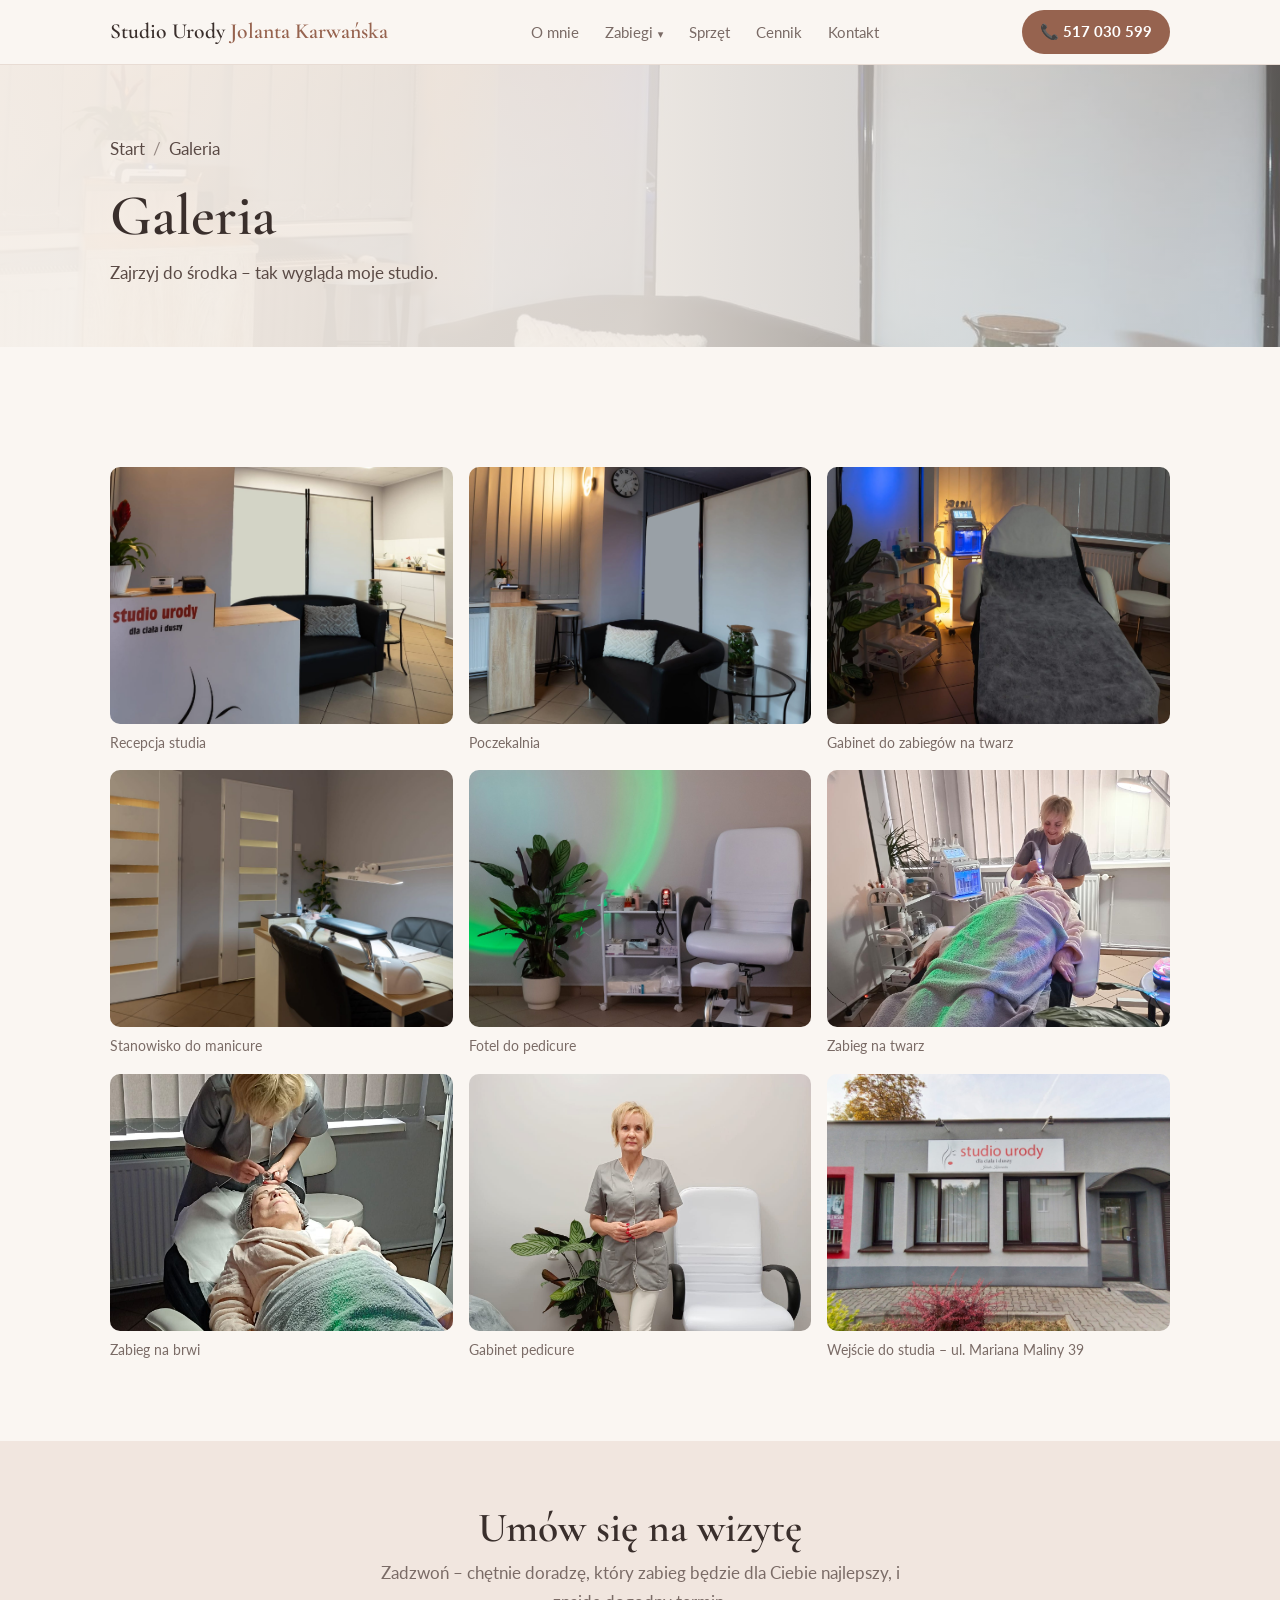
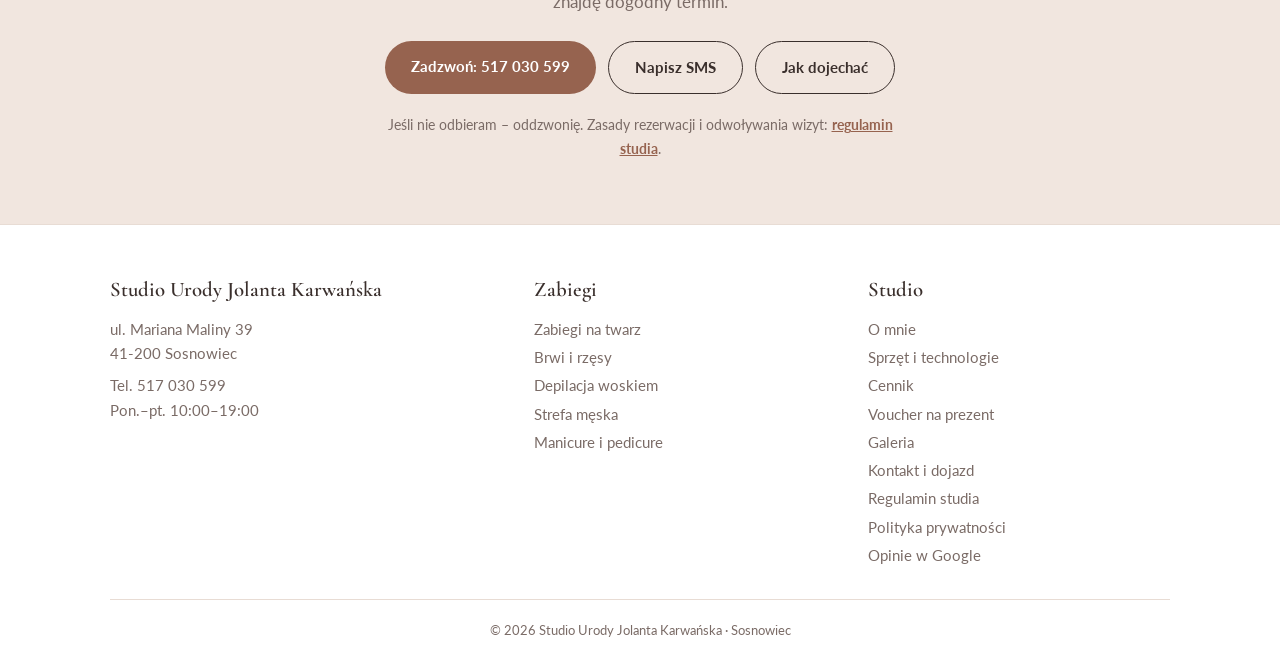
<file: galeria.html>
<!doctype html>
<html lang="pl">
<head>
<meta charset="utf-8">
<meta name="viewport" content="width=device-width, initial-scale=1">
<link rel="icon" href="favicon.svg" type="image/svg+xml">
<title>Galeria – Studio Urody Jolanta Karwańska, Sosnowiec</title>
<meta name="description" content="Zobacz wnętrze Studia Urody Jolanta Karwańska w Sosnowcu – recepcja, gabinety i poczekalnia.">
<meta property="og:title" content="Galeria – Studio Urody Jolanta Karwańska, Sosnowiec">
<meta property="og:description" content="Zobacz wnętrze Studia Urody Jolanta Karwańska w Sosnowcu – recepcja, gabinety i poczekalnia.">
<meta property="og:type" content="website">
<link rel="preconnect" href="https://fonts.googleapis.com">
<link rel="preconnect" href="https://fonts.gstatic.com" crossorigin>
<link href="https://fonts.googleapis.com/css2?family=Cormorant+Garamond:wght@500;600&family=Lato:wght@400;700&display=swap" rel="stylesheet">
<link rel="stylesheet" href="css/style.css?v=20261118c">

</head>
<body>

<header>
  <div class="wrap nav">
    <a href="index.html" class="logo">Studio Urody <span>Jolanta Karwańska</span></a>
    <button type="button" class="burger" aria-label="Menu" aria-expanded="false" aria-controls="menu"><span></span><span></span><span></span></button>
    <ul class="menu" id="menu">
      <li><a href="o-mnie.html">O mnie</a></li>
      <li class="has-sub"><button type="button" class="sub-toggle" aria-expanded="false" aria-controls="submenu">Zabiegi</button>
        <ul class="submenu" id="submenu">
          <li><a href="zabiegi-na-twarz.html">Zabiegi na twarz</a></li>
          <li><a href="brwi-i-rzesy.html">Brwi i rzęsy</a></li>
          <li><a href="depilacja.html">Depilacja woskiem</a></li>
          <li><a href="strefa-meska.html">Strefa męska</a></li>
          <li><a href="manicure-pedicure.html">Manicure i pedicure</a></li>
        </ul>
      </li>
      <li><a href="sprzet.html">Sprzęt</a></li>
      <li><a href="cennik.html">Cennik</a></li>
      <li><a href="kontakt.html">Kontakt</a></li>
    </ul>
    <a class="btn" href="tel:+48517030599" aria-label="Zadzwoń: 517 030 599">📞 517 030 599</a>
  </div>
</header>

<main>
<section class="page-hero" style="background-image:linear-gradient(90deg,rgba(250,243,236,.95) 0%,rgba(250,243,236,.85) 50%,rgba(250,243,236,.35) 100%),url('images/poczekalnia.jpg');background-position:center">
  <div class="wrap">
    <p class="crumbs"><a href="index.html">Start</a><span>/</span>Galeria</p>
    <h1>Galeria</h1>
    <p>Zajrzyj do środka – tak wygląda moje studio.</p>
  </div>
</section>

<section>
  <div class="wrap">
    <div class="gallery full">
      <figure><img src="images/recepcja.jpg" alt="Recepcja studia" loading="lazy"><figcaption>Recepcja studia</figcaption></figure>
      <figure><img src="images/poczekalnia.jpg" alt="Poczekalnia" loading="lazy"><figcaption>Poczekalnia</figcaption></figure>
      <figure><img src="images/gabinet-twarz.jpg" alt="Gabinet do zabiegów na twarz" loading="lazy"><figcaption>Gabinet do zabiegów na twarz</figcaption></figure>
      <figure><img src="images/stanowisko-manicure.jpg" alt="Stanowisko do manicure" loading="lazy"><figcaption>Stanowisko do manicure</figcaption></figure>
      <figure><img src="images/fotel-pedicure.jpg" alt="Fotel do pedicure" loading="lazy"><figcaption>Fotel do pedicure</figcaption></figure>
      <figure><img src="images/zabieg-twarz.jpg" alt="Zabieg na twarz" loading="lazy"><figcaption>Zabieg na twarz</figcaption></figure>
      <figure><img src="images/zabieg-brwi.jpg" alt="Zabieg na brwi" loading="lazy"><figcaption>Zabieg na brwi</figcaption></figure>
      <figure><img src="images/pani-jola-pedicure.jpg" alt="Gabinet pedicure" loading="lazy"><figcaption>Gabinet pedicure</figcaption></figure>
      <figure><img src="images/budynek-front.jpg" alt="Wejście do studia – ul. Mariana Maliny 39" loading="lazy"><figcaption>Wejście do studia – ul. Mariana Maliny 39</figcaption></figure>
    </div>
  </div>
</section>

<section class="cta-band">
  <div class="wrap">
    <h2>Umów się na wizytę</h2>
    <p>Zadzwoń – chętnie doradzę, który zabieg będzie dla Ciebie najlepszy, i znajdę dogodny termin.</p>
    <div class="cta">
      <a class="btn" href="tel:+48517030599">Zadzwoń: 517 030 599</a>
      <a class="btn ghost" href="sms:+48517030599">Napisz SMS</a>
      <a class="btn ghost" href="kontakt.html">Jak dojechać</a>
    </div>
    <p class="cta-note">Jeśli nie odbieram – oddzwonię. Zasady rezerwacji i odwoływania wizyt: <a href="regulamin.html">regulamin studia</a>.</p>
  </div>
</section>
</main>

<footer>
  <div class="wrap">
    <div class="foot-grid">
      <div>
        <h4>Studio Urody Jolanta Karwańska</h4>
        <p>ul. Mariana Maliny 39<br>41-200 Sosnowiec</p>
        <p style="margin-top:8px">Tel. <a href="tel:+48517030599">517 030 599</a></p>
        <p>Pon.–pt. 10:00–19:00</p>
      </div>
      <div>
        <h4>Zabiegi</h4>
        <ul>
          <li><a href="zabiegi-na-twarz.html">Zabiegi na twarz</a></li>
          <li><a href="brwi-i-rzesy.html">Brwi i rzęsy</a></li>
          <li><a href="depilacja.html">Depilacja woskiem</a></li>
          <li><a href="strefa-meska.html">Strefa męska</a></li>
          <li><a href="manicure-pedicure.html">Manicure i pedicure</a></li>
        </ul>
      </div>
      <div>
        <h4>Studio</h4>
        <ul>
          <li><a href="o-mnie.html">O mnie</a></li>
          <li><a href="sprzet.html">Sprzęt i technologie</a></li>
          <li><a href="cennik.html">Cennik</a></li>
          <li><a href="index.html#voucher">Voucher na prezent</a></li>
          <li><a href="galeria.html">Galeria</a></li>
          <li><a href="kontakt.html">Kontakt i dojazd</a></li>
          <li><a href="regulamin.html">Regulamin studia</a></li>
          <li><a href="polityka-prywatnosci.html">Polityka prywatności</a></li>
          <li><a href="https://www.google.com/maps/place/?q=place_id:0x4716db707ce4283d:0x640114ca1b126993" target="_blank" rel="noopener">Opinie w Google</a></li>
        </ul>
      </div>
    </div>
    <p class="copy">© 2026 Studio Urody Jolanta Karwańska · Sosnowiec</p>
  </div>
</footer>

<a class="btn call-fab" href="tel:+48517030599">📞 Zadzwoń i umów wizytę</a>

<script>
(function(){
var b=document.querySelector('.burger'),m=document.getElementById('menu'),t=document.querySelector('.sub-toggle'),li=t&&t.parentNode;
function set(el,btn,o){el.classList.toggle('open',o);btn.setAttribute('aria-expanded',o);}
if(b&&m)b.addEventListener('click',function(){set(m,b,!m.classList.contains('open'));});
if(t)t.addEventListener('click',function(e){e.stopPropagation();set(li,t,!li.classList.contains('open'));});
document.addEventListener('click',function(e){if(li&&!li.contains(e.target))set(li,t,false);});
document.addEventListener('keydown',function(e){if(e.key!=='Escape')return;
 if(li&&li.classList.contains('open')){set(li,t,false);t.focus();}
 else if(m&&m.classList.contains('open')){set(m,b,false);b.focus();}});
})();
</script>
</body>
</html>
</file>
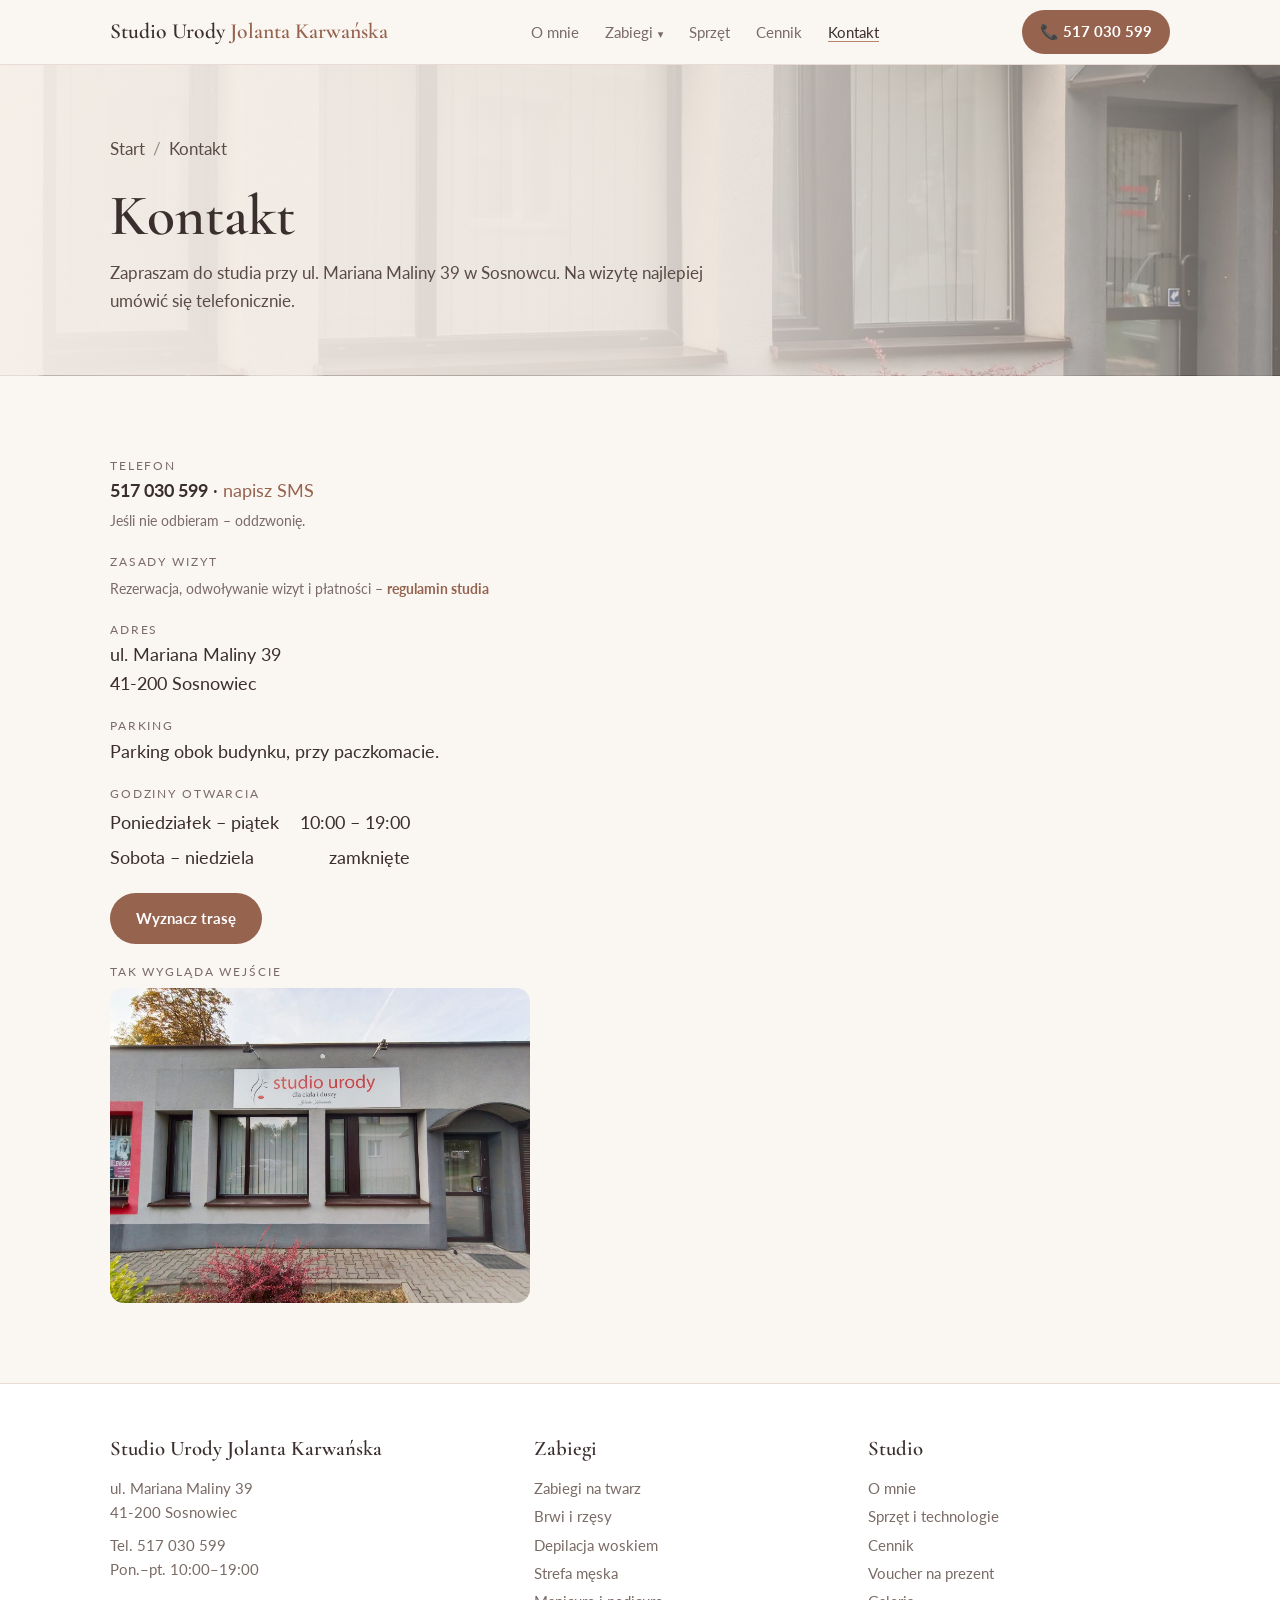
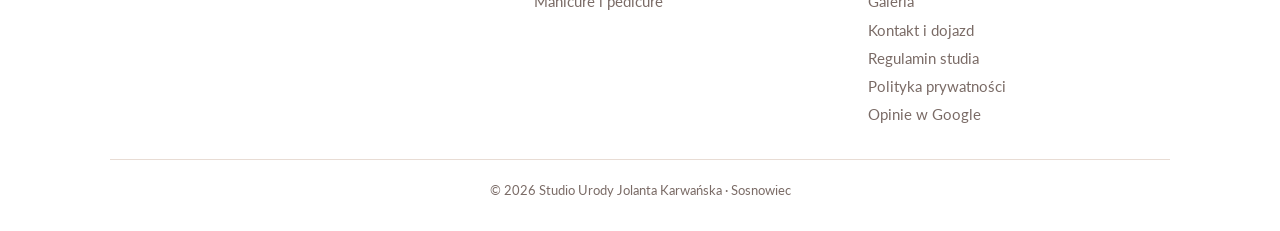
<file: kontakt.html>
<!doctype html>
<html lang="pl">
<head>
<meta charset="utf-8">
<meta name="viewport" content="width=device-width, initial-scale=1">
<link rel="icon" href="favicon.svg" type="image/svg+xml">
<title>Kontakt i dojazd – Studio Urody Jolanta Karwańska, Sosnowiec</title>
<meta name="description" content="Studio Urody Jolanta Karwańska, ul. Mariana Maliny 39, 41-200 Sosnowiec. Tel. 517 030 599. Pon.–pt. 10:00–19:00.">
<meta property="og:title" content="Kontakt i dojazd – Studio Urody Jolanta Karwańska, Sosnowiec">
<meta property="og:description" content="Studio Urody Jolanta Karwańska, ul. Mariana Maliny 39, 41-200 Sosnowiec. Tel. 517 030 599. Pon.–pt. 10:00–19:00.">
<meta property="og:type" content="website">
<link rel="preconnect" href="https://fonts.googleapis.com">
<link rel="preconnect" href="https://fonts.gstatic.com" crossorigin>
<link href="https://fonts.googleapis.com/css2?family=Cormorant+Garamond:wght@500;600&family=Lato:wght@400;700&display=swap" rel="stylesheet">
<link rel="stylesheet" href="css/style.css?v=20261118c">
<script type="application/ld+json">
{
  "@context": "https://schema.org",
  "@type": "BeautySalon",
  "name": "Studio Urody Jolanta Karwańska",
  "telephone": "+48517030599",
  "address": {
    "@type": "PostalAddress",
    "streetAddress": "Mariana Maliny 39",
    "postalCode": "41-200",
    "addressLocality": "Sosnowiec",
    "addressCountry": "PL"
  },
  "geo": { "@type": "GeoCoordinates", "latitude": 50.2664067, "longitude": 19.1683963 },
  "openingHoursSpecification": [{
    "@type": "OpeningHoursSpecification",
    "dayOfWeek": ["Monday","Tuesday","Wednesday","Thursday","Friday"],
    "opens": "10:00",
    "closes": "19:00"
  }],
  "hasMap": "https://www.google.com/maps/place/?q=place_id:0x4716db707ce4283d:0x640114ca1b126993"
}
</script>
</head>
<body>

<header>
  <div class="wrap nav">
    <a href="index.html" class="logo">Studio Urody <span>Jolanta Karwańska</span></a>
    <button type="button" class="burger" aria-label="Menu" aria-expanded="false" aria-controls="menu"><span></span><span></span><span></span></button>
    <ul class="menu" id="menu">
      <li><a href="o-mnie.html">O mnie</a></li>
      <li class="has-sub"><button type="button" class="sub-toggle" aria-expanded="false" aria-controls="submenu">Zabiegi</button>
        <ul class="submenu" id="submenu">
          <li><a href="zabiegi-na-twarz.html">Zabiegi na twarz</a></li>
          <li><a href="brwi-i-rzesy.html">Brwi i rzęsy</a></li>
          <li><a href="depilacja.html">Depilacja woskiem</a></li>
          <li><a href="strefa-meska.html">Strefa męska</a></li>
          <li><a href="manicure-pedicure.html">Manicure i pedicure</a></li>
        </ul>
      </li>
      <li><a href="sprzet.html">Sprzęt</a></li>
      <li><a href="cennik.html">Cennik</a></li>
      <li><a href="kontakt.html" class="active" aria-current="page">Kontakt</a></li>
    </ul>
    <a class="btn" href="tel:+48517030599" aria-label="Zadzwoń: 517 030 599">📞 517 030 599</a>
  </div>
</header>

<main>
<section class="page-hero" style="background-image:linear-gradient(90deg,rgba(250,243,236,.95) 0%,rgba(250,243,236,.85) 50%,rgba(250,243,236,.35) 100%),url('images/budynek-wejscie.jpg');background-position:center">
  <div class="wrap">
    <p class="crumbs"><a href="index.html">Start</a><span>/</span>Kontakt</p>
    <h1>Kontakt</h1>
    <p>Zapraszam do studia przy ul. Mariana Maliny 39 w Sosnowcu. Na wizytę najlepiej umówić się telefonicznie.</p>
  </div>
</section>

<section>
  <div class="wrap">
    <div class="contact-grid" style="margin-top:0">
      <div class="info">
        <dl>
          <div><dt>Telefon</dt><dd><a href="tel:+48517030599">517 030 599</a> · <a href="sms:+48517030599">napisz SMS</a><br><small>Jeśli nie odbieram – oddzwonię.</small></dd></div>
          <div><dt>Zasady wizyt</dt><dd><small>Rezerwacja, odwoływanie wizyt i płatności – <a class="text-link" href="regulamin.html">regulamin studia</a></small></dd></div>
          <div><dt>Adres</dt><dd>ul. Mariana Maliny 39<br>41-200 Sosnowiec</dd></div>
          <div><dt>Parking</dt><dd>Parking obok budynku, przy paczkomacie.</dd></div>
          <div><dt>Godziny otwarcia</dt><dd>
            <table class="hours">
              <tr><td>Poniedziałek – piątek</td><td>10:00 – 19:00</td></tr>
              <tr><td>Sobota – niedziela</td><td>zamknięte</td></tr>
            </table>
          </dd></div>
          <div><dd><a class="btn" href="https://www.google.com/maps/dir/?api=1&destination=50.2664067,19.1683963" target="_blank" rel="noopener">Wyznacz trasę</a></dd></div>
          <div><dt>Tak wygląda wejście</dt><dd><img class="entrance" src="images/budynek-front.jpg" alt="Front budynku z szyldem Studio Urody i wejściem do studia" loading="lazy"></dd></div>
        </dl>
      </div>
      <iframe class="map" title="Mapa dojazdu" loading="lazy" referrerpolicy="no-referrer-when-downgrade"
        src="https://maps.google.com/maps?q=Studio%20Urody%20Jolanta%20Karwa%C5%84ska%2C%20Mariana%20Maliny%2039%2C%20Sosnowiec&z=16&output=embed"></iframe>
    </div>
  </div>
</section>
</main>

<footer>
  <div class="wrap">
    <div class="foot-grid">
      <div>
        <h4>Studio Urody Jolanta Karwańska</h4>
        <p>ul. Mariana Maliny 39<br>41-200 Sosnowiec</p>
        <p style="margin-top:8px">Tel. <a href="tel:+48517030599">517 030 599</a></p>
        <p>Pon.–pt. 10:00–19:00</p>
      </div>
      <div>
        <h4>Zabiegi</h4>
        <ul>
          <li><a href="zabiegi-na-twarz.html">Zabiegi na twarz</a></li>
          <li><a href="brwi-i-rzesy.html">Brwi i rzęsy</a></li>
          <li><a href="depilacja.html">Depilacja woskiem</a></li>
          <li><a href="strefa-meska.html">Strefa męska</a></li>
          <li><a href="manicure-pedicure.html">Manicure i pedicure</a></li>
        </ul>
      </div>
      <div>
        <h4>Studio</h4>
        <ul>
          <li><a href="o-mnie.html">O mnie</a></li>
          <li><a href="sprzet.html">Sprzęt i technologie</a></li>
          <li><a href="cennik.html">Cennik</a></li>
          <li><a href="index.html#voucher">Voucher na prezent</a></li>
          <li><a href="galeria.html">Galeria</a></li>
          <li><a href="kontakt.html">Kontakt i dojazd</a></li>
          <li><a href="regulamin.html">Regulamin studia</a></li>
          <li><a href="polityka-prywatnosci.html">Polityka prywatności</a></li>
          <li><a href="https://www.google.com/maps/place/?q=place_id:0x4716db707ce4283d:0x640114ca1b126993" target="_blank" rel="noopener">Opinie w Google</a></li>
        </ul>
      </div>
    </div>
    <p class="copy">© 2026 Studio Urody Jolanta Karwańska · Sosnowiec</p>
  </div>
</footer>

<a class="btn call-fab" href="tel:+48517030599">📞 Zadzwoń i umów wizytę</a>

<script>
(function(){
var b=document.querySelector('.burger'),m=document.getElementById('menu'),t=document.querySelector('.sub-toggle'),li=t&&t.parentNode;
function set(el,btn,o){el.classList.toggle('open',o);btn.setAttribute('aria-expanded',o);}
if(b&&m)b.addEventListener('click',function(){set(m,b,!m.classList.contains('open'));});
if(t)t.addEventListener('click',function(e){e.stopPropagation();set(li,t,!li.classList.contains('open'));});
document.addEventListener('click',function(e){if(li&&!li.contains(e.target))set(li,t,false);});
document.addEventListener('keydown',function(e){if(e.key!=='Escape')return;
 if(li&&li.classList.contains('open')){set(li,t,false);t.focus();}
 else if(m&&m.classList.contains('open')){set(m,b,false);b.focus();}});
})();
</script>
</body>
</html>
</file>
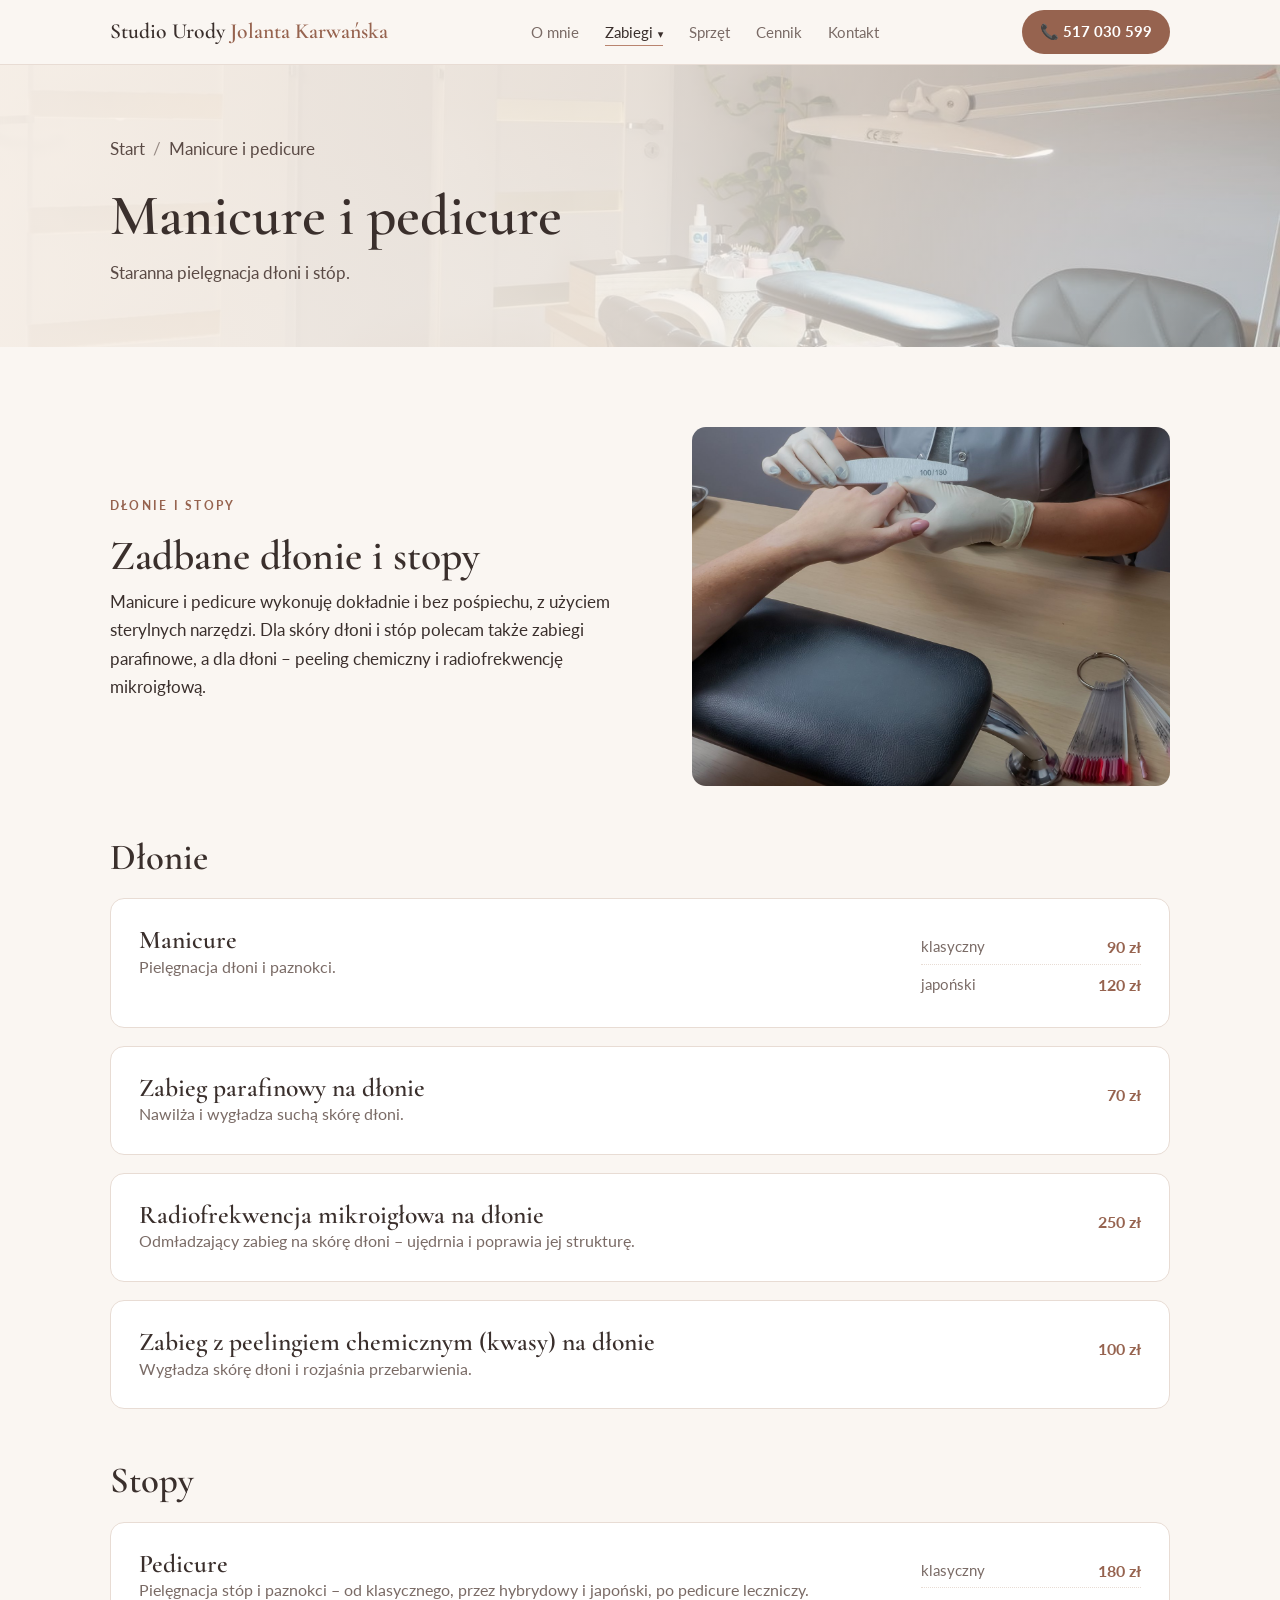
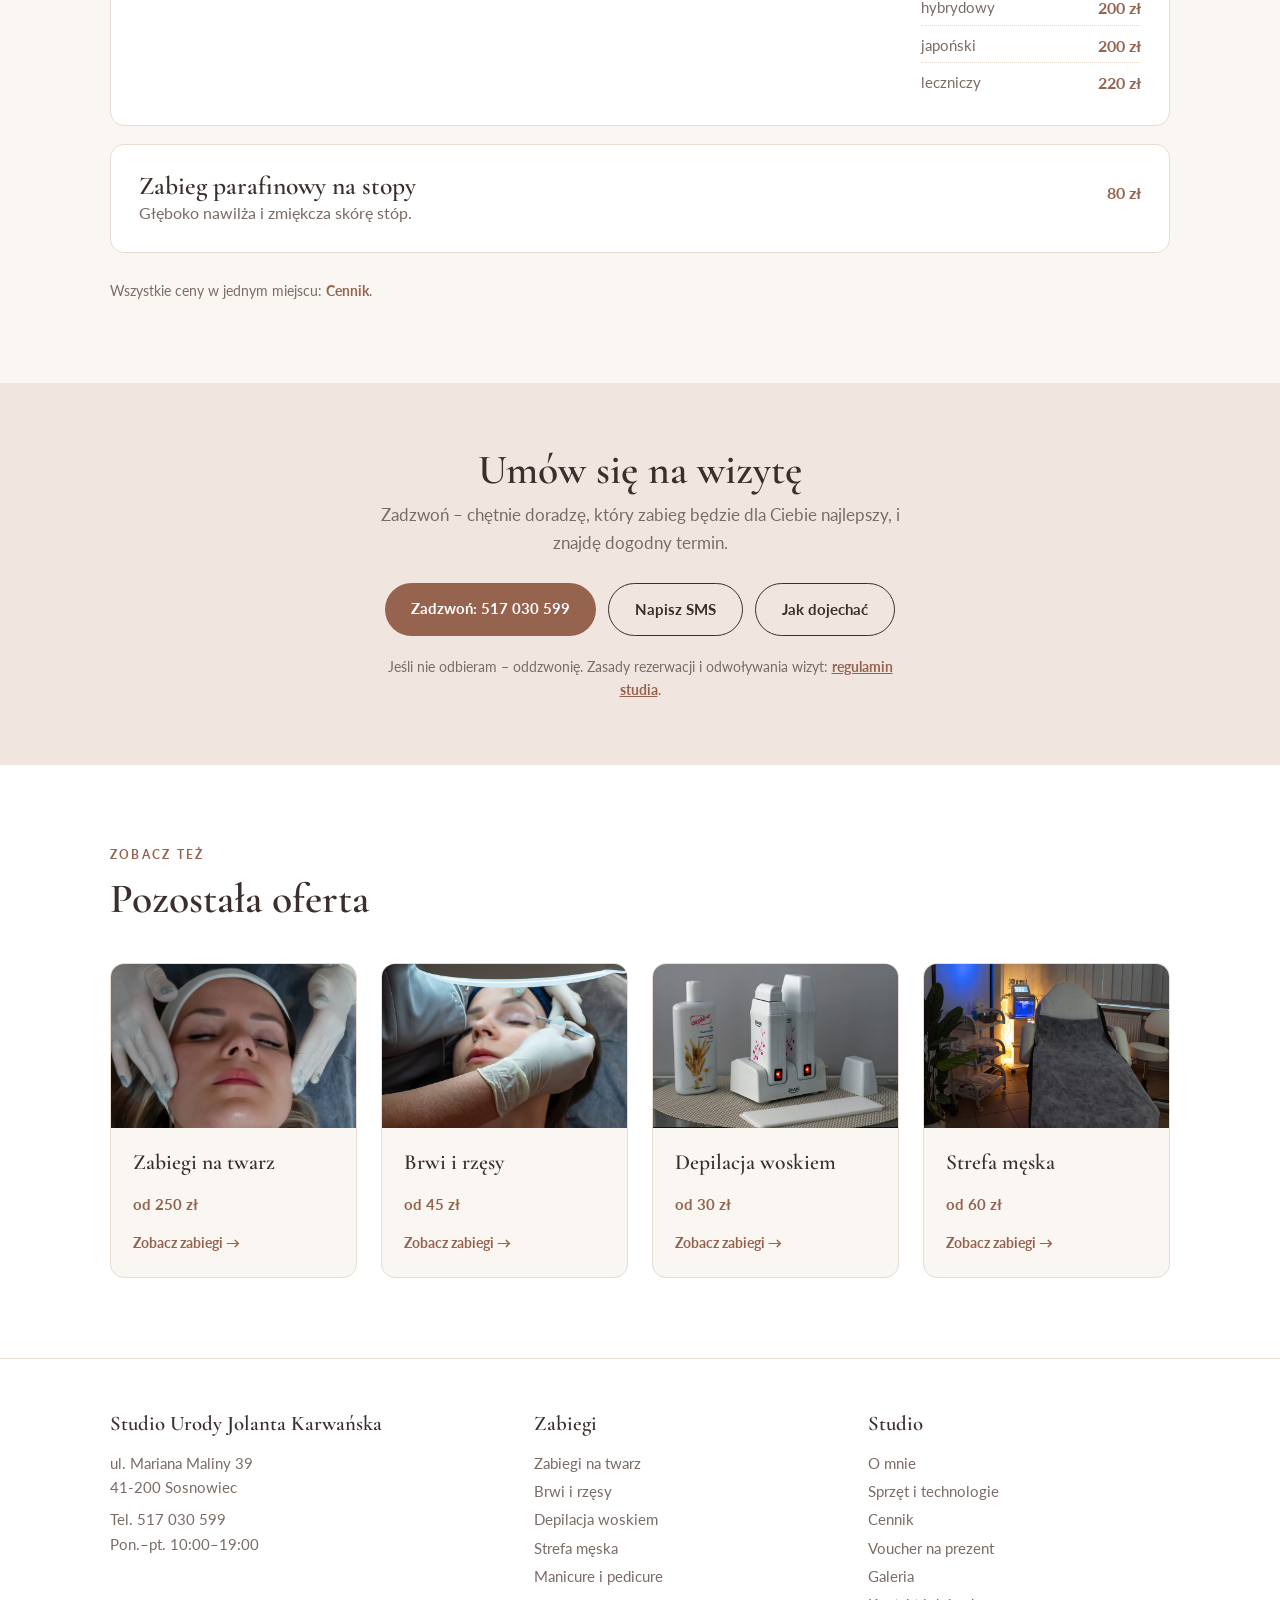
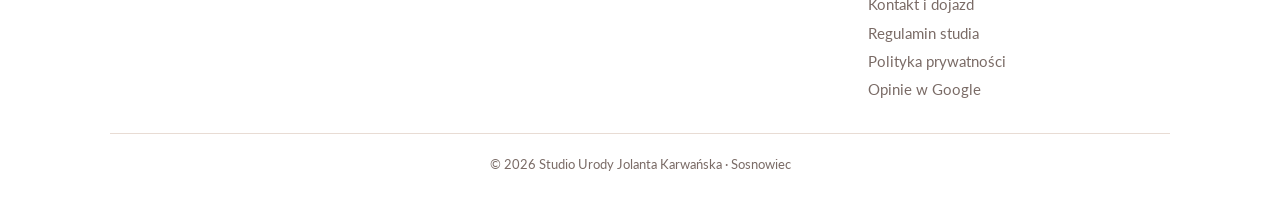
<file: manicure-pedicure.html>
<!doctype html>
<html lang="pl">
<head>
<meta charset="utf-8">
<meta name="viewport" content="width=device-width, initial-scale=1">
<link rel="icon" href="favicon.svg" type="image/svg+xml">
<title>Manicure i pedicure – Studio Urody Jolanta Karwańska, Sosnowiec</title>
<meta name="description" content="Pedicure klasyczny, hybrydowy, japoński i leczniczy oraz manicure klasyczny i japoński w Sosnowcu. Studio Urody Jolanta Karwańska.">
<meta property="og:title" content="Manicure i pedicure – Studio Urody Jolanta Karwańska, Sosnowiec">
<meta property="og:description" content="Pedicure klasyczny, hybrydowy, japoński i leczniczy oraz manicure klasyczny i japoński w Sosnowcu. Studio Urody Jolanta Karwańska.">
<meta property="og:type" content="website">
<link rel="preconnect" href="https://fonts.googleapis.com">
<link rel="preconnect" href="https://fonts.gstatic.com" crossorigin>
<link href="https://fonts.googleapis.com/css2?family=Cormorant+Garamond:wght@500;600&family=Lato:wght@400;700&display=swap" rel="stylesheet">
<link rel="stylesheet" href="css/style.css?v=20261118c">

</head>
<body>

<header>
  <div class="wrap nav">
    <a href="index.html" class="logo">Studio Urody <span>Jolanta Karwańska</span></a>
    <button type="button" class="burger" aria-label="Menu" aria-expanded="false" aria-controls="menu"><span></span><span></span><span></span></button>
    <ul class="menu" id="menu">
      <li><a href="o-mnie.html">O mnie</a></li>
      <li class="has-sub"><button type="button" class="sub-toggle active" aria-expanded="false" aria-controls="submenu">Zabiegi</button>
        <ul class="submenu" id="submenu">
          <li><a href="zabiegi-na-twarz.html">Zabiegi na twarz</a></li>
          <li><a href="brwi-i-rzesy.html">Brwi i rzęsy</a></li>
          <li><a href="depilacja.html">Depilacja woskiem</a></li>
          <li><a href="strefa-meska.html">Strefa męska</a></li>
          <li><a href="manicure-pedicure.html" class="active" aria-current="page">Manicure i pedicure</a></li>
        </ul>
      </li>
      <li><a href="sprzet.html">Sprzęt</a></li>
      <li><a href="cennik.html">Cennik</a></li>
      <li><a href="kontakt.html">Kontakt</a></li>
    </ul>
    <a class="btn" href="tel:+48517030599" aria-label="Zadzwoń: 517 030 599">📞 517 030 599</a>
  </div>
</header>

<main>
<section class="page-hero" style="background-image:linear-gradient(90deg,rgba(250,243,236,.95) 0%,rgba(250,243,236,.85) 50%,rgba(250,243,236,.35) 100%),url('images/stanowisko-manicure.jpg');background-position:center">
  <div class="wrap">
    <p class="crumbs"><a href="index.html">Start</a><span>/</span>Manicure i pedicure</p>
    <h1>Manicure i pedicure</h1>
    <p>Staranna pielęgnacja dłoni i stóp.</p>
  </div>
</section>

<section class="page-body">
  <div class="wrap">
    <div class="offer-intro">
      <div>
        <p class="eyebrow">Dłonie i stopy</p>
        <h2>Zadbane dłonie i stopy</h2>
        <p>Manicure i pedicure wykonuję dokładnie i bez pośpiechu, z użyciem sterylnych narzędzi. Dla skóry dłoni i stóp polecam także zabiegi parafinowe, a dla dłoni – peeling chemiczny i radiofrekwencję mikroigłową.</p>
      </div>
      <img src="images/manicure.jpg" alt="Manicure w Studiu Urody" style="object-position:center 20%">
    </div>
    <h2 class="group-title" id="manicure">Dłonie</h2>
    <div class="treatments">
      <article class="treatment" id="manicure-rodzaje">
        <div><h3>Manicure</h3>
        <p>Pielęgnacja dłoni i paznokci.</p></div>
        <ul class="prices"><li><span>klasyczny</span> <strong>90 zł</strong></li><li><span>japoński</span> <strong>120 zł</strong></li></ul>
      </article>
      <article class="treatment" id="parafina-dlonie">
        <div><h3>Zabieg parafinowy na dłonie</h3>
        <p>Nawilża i wygładza suchą skórę dłoni.</p></div>
        <ul class="prices"><li class="single"><strong>70 zł</strong></li></ul>
      </article>
      <article class="treatment" id="rf-dlonie">
        <div><h3>Radiofrekwencja mikroigłowa na dłonie</h3>
        <p>Odmładzający zabieg na skórę dłoni – ujędrnia i poprawia jej strukturę.</p></div>
        <ul class="prices"><li class="single"><strong>250 zł</strong></li></ul>
      </article>
      <article class="treatment" id="peeling-dlonie">
        <div><h3>Zabieg z peelingiem chemicznym (kwasy) na dłonie</h3>
        <p>Wygładza skórę dłoni i rozjaśnia przebarwienia.</p></div>
        <ul class="prices"><li class="single"><strong>100 zł</strong></li></ul>
      </article>
    </div>
    <h2 class="group-title" id="pedicure">Stopy</h2>
    <div class="treatments">
      <article class="treatment" id="pedicure-rodzaje">
        <div><h3>Pedicure</h3>
        <p>Pielęgnacja stóp i paznokci – od klasycznego, przez hybrydowy i japoński, po pedicure leczniczy.</p></div>
        <ul class="prices"><li><span>klasyczny</span> <strong>180 zł</strong></li><li><span>hybrydowy</span> <strong>200 zł</strong></li><li><span>japoński</span> <strong>200 zł</strong></li><li><span>leczniczy</span> <strong>220 zł</strong></li></ul>
      </article>
      <article class="treatment" id="parafina-stopy">
        <div><h3>Zabieg parafinowy na stopy</h3>
        <p>Głęboko nawilża i zmiękcza skórę stóp.</p></div>
        <ul class="prices"><li class="single"><strong>80 zł</strong></li></ul>
      </article>
    </div>
    <p class="note">Wszystkie ceny w jednym miejscu: <a class="text-link" href="cennik.html">Cennik</a>.</p>
  </div>
</section>

<section class="cta-band">
  <div class="wrap">
    <h2>Umów się na wizytę</h2>
    <p>Zadzwoń – chętnie doradzę, który zabieg będzie dla Ciebie najlepszy, i znajdę dogodny termin.</p>
    <div class="cta">
      <a class="btn" href="tel:+48517030599">Zadzwoń: 517 030 599</a>
      <a class="btn ghost" href="sms:+48517030599">Napisz SMS</a>
      <a class="btn ghost" href="kontakt.html">Jak dojechać</a>
    </div>
    <p class="cta-note">Jeśli nie odbieram – oddzwonię. Zasady rezerwacji i odwoływania wizyt: <a href="regulamin.html">regulamin studia</a>.</p>
  </div>
</section>

<section class="bg-surface">
  <div class="wrap">
    <p class="eyebrow">Zobacz też</p>
    <h2>Pozostała oferta</h2>
    <div class="grid four">
      <a class="card" href="zabiegi-na-twarz.html">
        <img src="images/zabieg-twarz-masaz.jpg" alt="Masaż twarzy podczas zabiegu" loading="lazy" style="object-position:center 40%">
        <div class="body"><h3>Zabiegi na twarz</h3><p class="price">od 250 zł</p><span class="more-link">Zobacz zabiegi →</span></div>
      </a>
      <a class="card" href="brwi-i-rzesy.html">
        <img src="images/brwi-regulacja.jpg" alt="Regulacja brwi w Studiu Urody" loading="lazy" style="object-position:60% 35%">
        <div class="body"><h3>Brwi i rzęsy</h3><p class="price">od 45 zł</p><span class="more-link">Zobacz zabiegi →</span></div>
      </a>
      <a class="card" href="depilacja.html">
        <img src="images/sprzet-wosk.jpg" alt="Podgrzewacze wosku do depilacji w studiu" loading="lazy">
        <div class="body"><h3>Depilacja woskiem</h3><p class="price">od 30 zł</p><span class="more-link">Zobacz zabiegi →</span></div>
      </a>
      <a class="card" href="strefa-meska.html">
        <img src="images/gabinet-twarz.jpg" alt="Gabinet do zabiegów na twarz" loading="lazy">
        <div class="body"><h3>Strefa męska</h3><p class="price">od 60 zł</p><span class="more-link">Zobacz zabiegi →</span></div>
      </a>
    </div>
  </div>
</section>
</main>

<footer>
  <div class="wrap">
    <div class="foot-grid">
      <div>
        <h4>Studio Urody Jolanta Karwańska</h4>
        <p>ul. Mariana Maliny 39<br>41-200 Sosnowiec</p>
        <p style="margin-top:8px">Tel. <a href="tel:+48517030599">517 030 599</a></p>
        <p>Pon.–pt. 10:00–19:00</p>
      </div>
      <div>
        <h4>Zabiegi</h4>
        <ul>
          <li><a href="zabiegi-na-twarz.html">Zabiegi na twarz</a></li>
          <li><a href="brwi-i-rzesy.html">Brwi i rzęsy</a></li>
          <li><a href="depilacja.html">Depilacja woskiem</a></li>
          <li><a href="strefa-meska.html">Strefa męska</a></li>
          <li><a href="manicure-pedicure.html">Manicure i pedicure</a></li>
        </ul>
      </div>
      <div>
        <h4>Studio</h4>
        <ul>
          <li><a href="o-mnie.html">O mnie</a></li>
          <li><a href="sprzet.html">Sprzęt i technologie</a></li>
          <li><a href="cennik.html">Cennik</a></li>
          <li><a href="index.html#voucher">Voucher na prezent</a></li>
          <li><a href="galeria.html">Galeria</a></li>
          <li><a href="kontakt.html">Kontakt i dojazd</a></li>
          <li><a href="regulamin.html">Regulamin studia</a></li>
          <li><a href="polityka-prywatnosci.html">Polityka prywatności</a></li>
          <li><a href="https://www.google.com/maps/place/?q=place_id:0x4716db707ce4283d:0x640114ca1b126993" target="_blank" rel="noopener">Opinie w Google</a></li>
        </ul>
      </div>
    </div>
    <p class="copy">© 2026 Studio Urody Jolanta Karwańska · Sosnowiec</p>
  </div>
</footer>

<a class="btn call-fab" href="tel:+48517030599">📞 Zadzwoń i umów wizytę</a>

<script>
(function(){
var b=document.querySelector('.burger'),m=document.getElementById('menu'),t=document.querySelector('.sub-toggle'),li=t&&t.parentNode;
function set(el,btn,o){el.classList.toggle('open',o);btn.setAttribute('aria-expanded',o);}
if(b&&m)b.addEventListener('click',function(){set(m,b,!m.classList.contains('open'));});
if(t)t.addEventListener('click',function(e){e.stopPropagation();set(li,t,!li.classList.contains('open'));});
document.addEventListener('click',function(e){if(li&&!li.contains(e.target))set(li,t,false);});
document.addEventListener('keydown',function(e){if(e.key!=='Escape')return;
 if(li&&li.classList.contains('open')){set(li,t,false);t.focus();}
 else if(m&&m.classList.contains('open')){set(m,b,false);b.focus();}});
})();
</script>
</body>
</html>
</file>
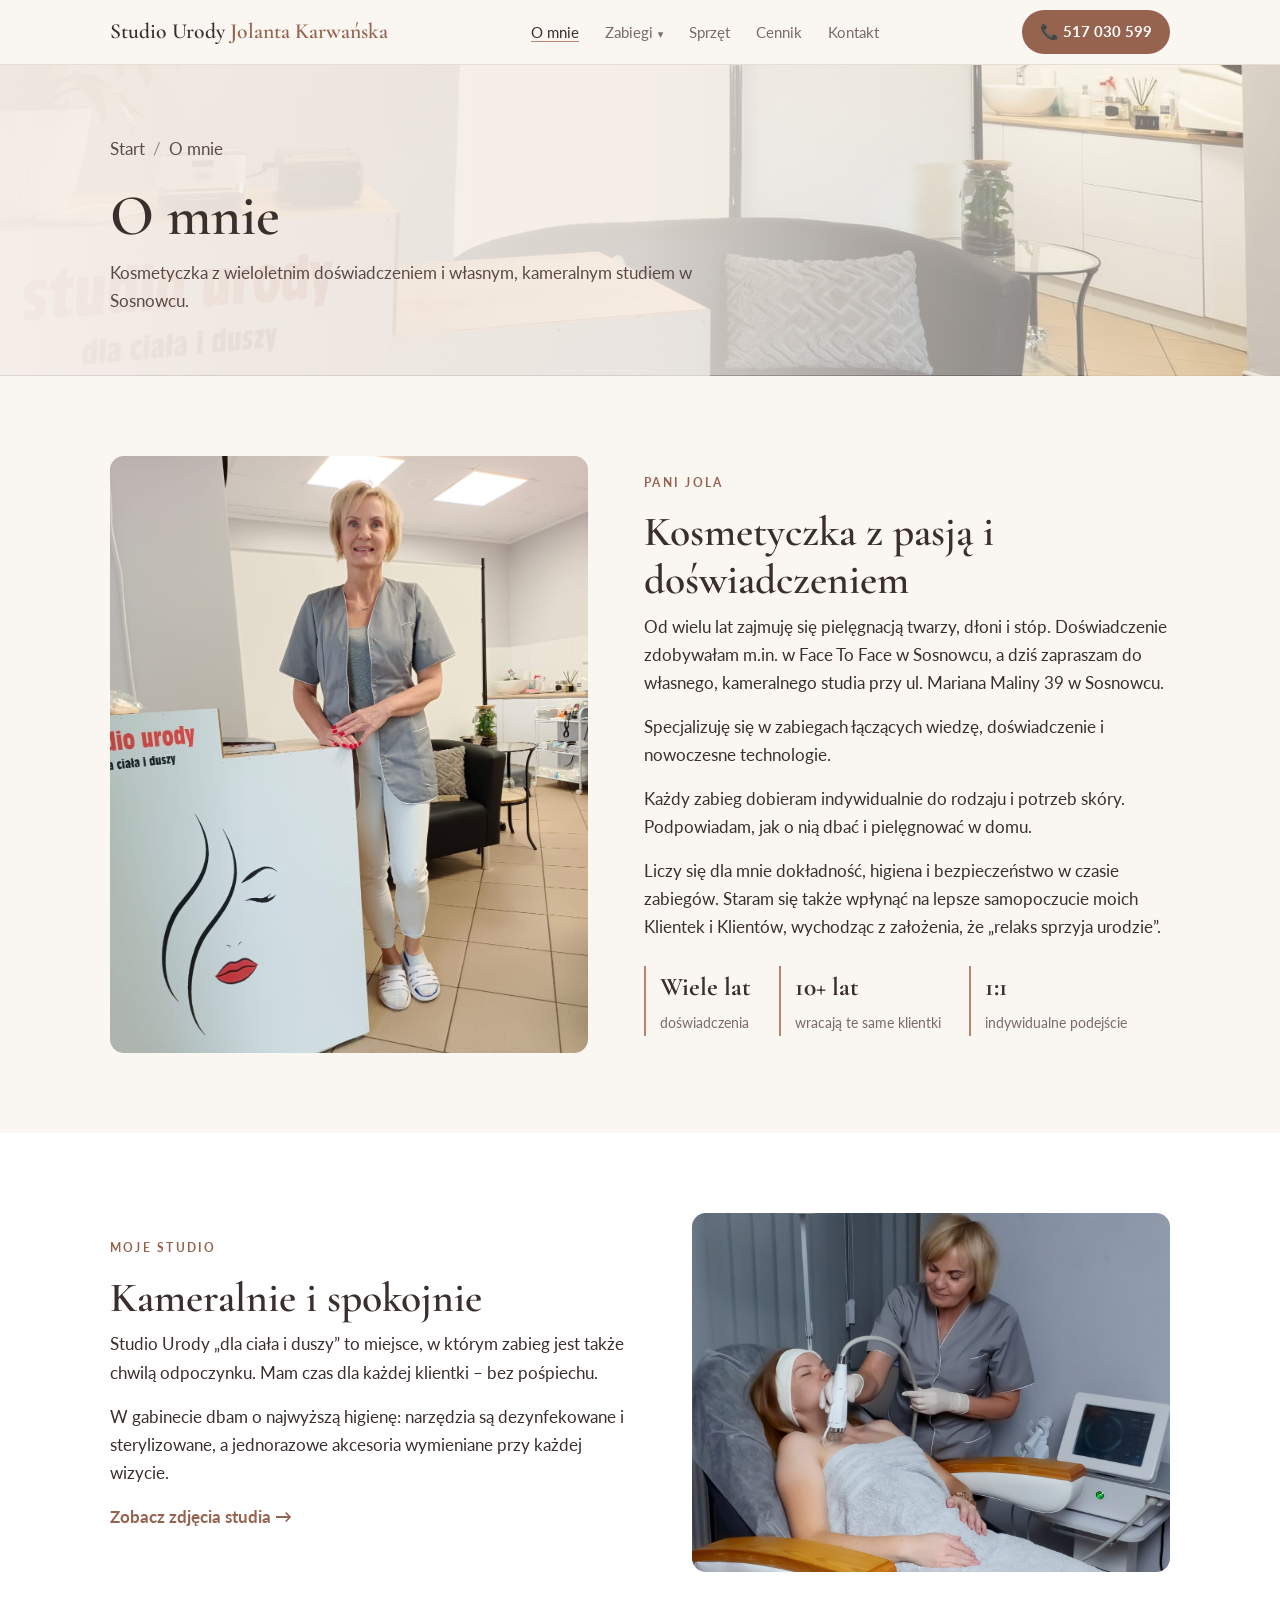
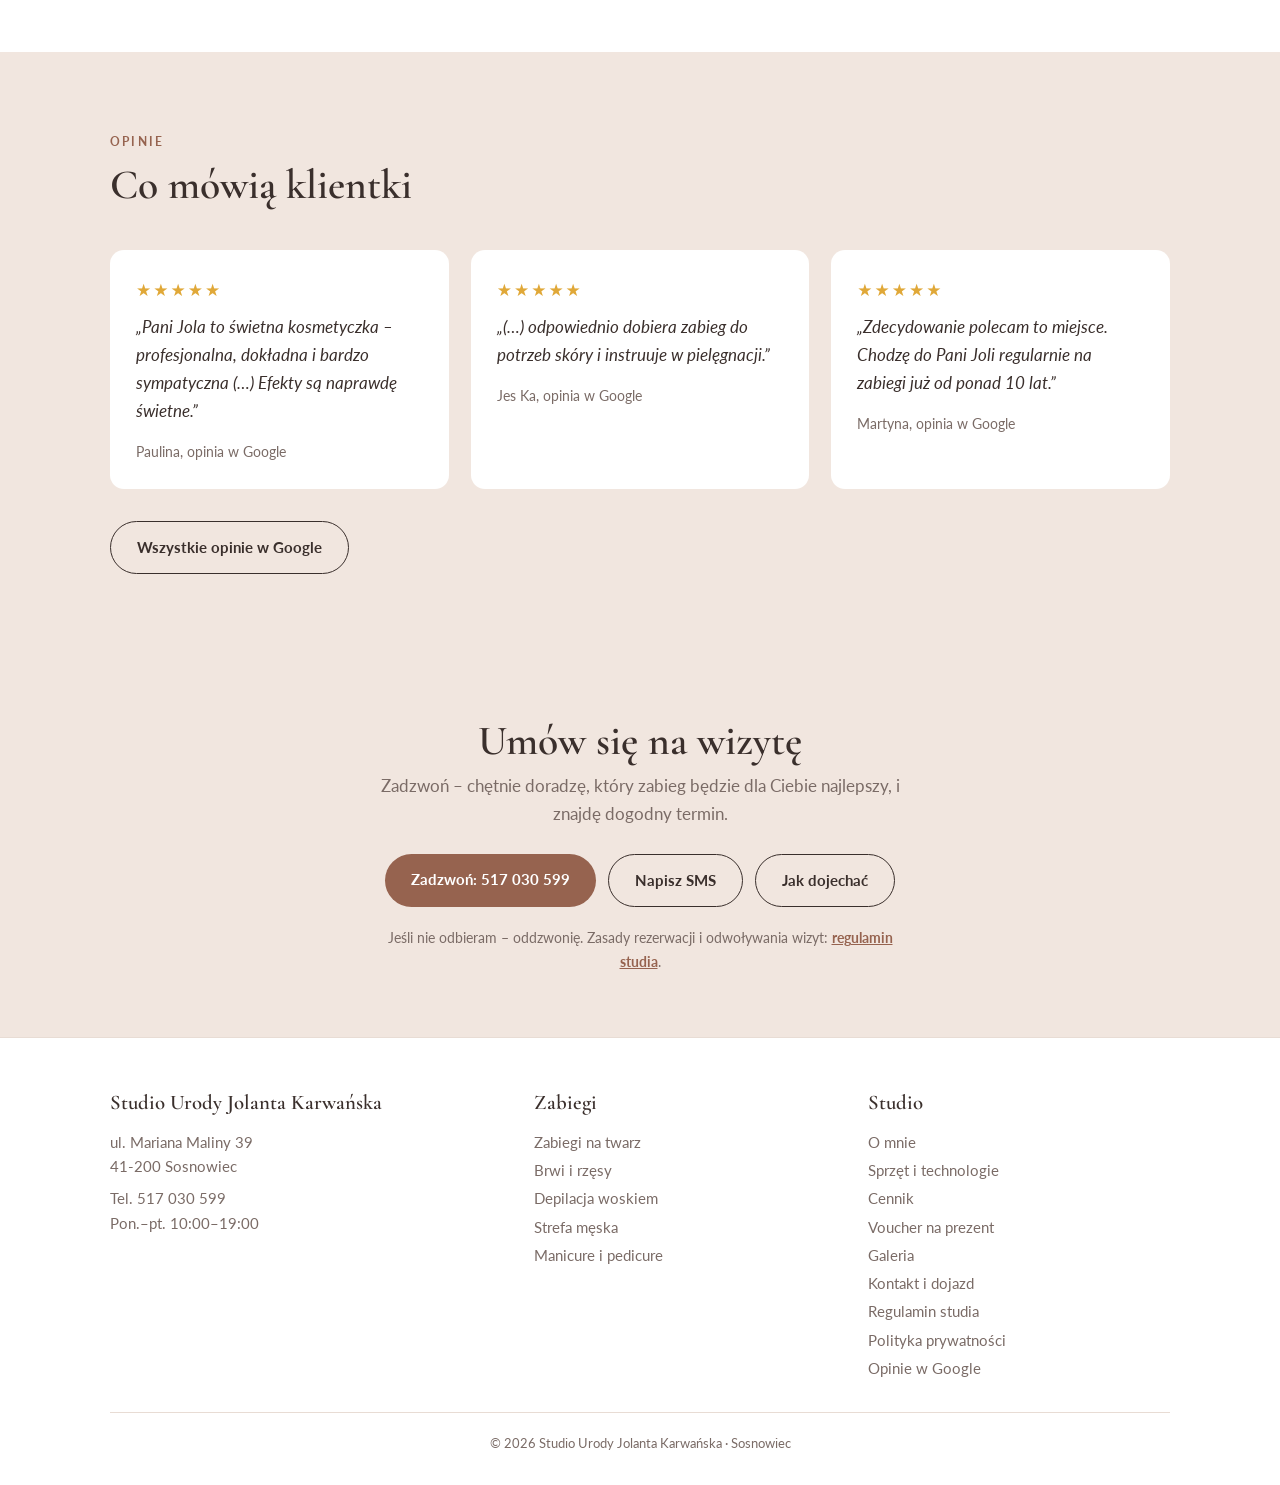
<file: o-mnie.html>
<!doctype html>
<html lang="pl">
<head>
<meta charset="utf-8">
<meta name="viewport" content="width=device-width, initial-scale=1">
<link rel="icon" href="favicon.svg" type="image/svg+xml">
<title>O mnie – Studio Urody Jolanta Karwańska, Sosnowiec</title>
<meta name="description" content="Poznaj Panią Jolę – kosmetyczkę z wieloletnim doświadczeniem, m.in. w Face To Face w Sosnowcu.">
<meta property="og:title" content="O mnie – Studio Urody Jolanta Karwańska, Sosnowiec">
<meta property="og:description" content="Poznaj Panią Jolę – kosmetyczkę z wieloletnim doświadczeniem, m.in. w Face To Face w Sosnowcu.">
<meta property="og:type" content="website">
<link rel="preconnect" href="https://fonts.googleapis.com">
<link rel="preconnect" href="https://fonts.gstatic.com" crossorigin>
<link href="https://fonts.googleapis.com/css2?family=Cormorant+Garamond:wght@500;600&family=Lato:wght@400;700&display=swap" rel="stylesheet">
<link rel="stylesheet" href="css/style.css?v=20261118c">

</head>
<body>

<header>
  <div class="wrap nav">
    <a href="index.html" class="logo">Studio Urody <span>Jolanta Karwańska</span></a>
    <button type="button" class="burger" aria-label="Menu" aria-expanded="false" aria-controls="menu"><span></span><span></span><span></span></button>
    <ul class="menu" id="menu">
      <li><a href="o-mnie.html" class="active" aria-current="page">O mnie</a></li>
      <li class="has-sub"><button type="button" class="sub-toggle" aria-expanded="false" aria-controls="submenu">Zabiegi</button>
        <ul class="submenu" id="submenu">
          <li><a href="zabiegi-na-twarz.html">Zabiegi na twarz</a></li>
          <li><a href="brwi-i-rzesy.html">Brwi i rzęsy</a></li>
          <li><a href="depilacja.html">Depilacja woskiem</a></li>
          <li><a href="strefa-meska.html">Strefa męska</a></li>
          <li><a href="manicure-pedicure.html">Manicure i pedicure</a></li>
        </ul>
      </li>
      <li><a href="sprzet.html">Sprzęt</a></li>
      <li><a href="cennik.html">Cennik</a></li>
      <li><a href="kontakt.html">Kontakt</a></li>
    </ul>
    <a class="btn" href="tel:+48517030599" aria-label="Zadzwoń: 517 030 599">📞 517 030 599</a>
  </div>
</header>

<main>
<section class="page-hero" style="background-image:linear-gradient(90deg,rgba(250,243,236,.95) 0%,rgba(250,243,236,.85) 50%,rgba(250,243,236,.35) 100%),url('images/recepcja.jpg');background-position:left center">
  <div class="wrap">
    <p class="crumbs"><a href="index.html">Start</a><span>/</span>O mnie</p>
    <h1>O mnie</h1>
    <p>Kosmetyczka z wieloletnim doświadczeniem i własnym, kameralnym studiem w Sosnowcu.</p>
  </div>
</section>

<section>
  <div class="wrap about">
    <img src="images/pani-jola-recepcja.jpg" alt="Pani Jolanta Karwańska w swoim studiu">
    <div>
      <p class="eyebrow">Pani Jola</p>
      <h2>Kosmetyczka z pasją i doświadczeniem</h2>
      <p>Od wielu lat zajmuję się pielęgnacją twarzy, dłoni i stóp. Doświadczenie zdobywałam m.in. w Face To Face w Sosnowcu, a dziś zapraszam do własnego, kameralnego studia przy ul. Mariana Maliny 39 w Sosnowcu.</p>
      <p>Specjalizuję się w zabiegach łączących wiedzę, doświadczenie i nowoczesne technologie.</p>
      <p>Każdy zabieg dobieram indywidualnie do rodzaju i potrzeb skóry. Podpowiadam, jak o nią dbać i pielęgnować w domu.</p>
      <p>Liczy się dla mnie dokładność, higiena i bezpieczeństwo w czasie zabiegów. Staram się także wpłynąć na lepsze samopoczucie moich Klientek i Klientów, wychodząc z założenia, że „relaks sprzyja urodzie”.</p>
      <div class="facts">
        <div><strong>Wiele lat</strong><span>doświadczenia</span></div>
        <div><strong>10+ lat</strong><span>wracają te same klientki</span></div>
        <div><strong>1:1</strong><span>indywidualne podejście</span></div>
      </div>
    </div>
  </div>
</section>

<section class="bg-surface">
  <div class="wrap about reverse">
    <img class="landscape" src="images/pani-jola-gabinet.jpg" alt="Pani Jola podczas zabiegu w swoim gabinecie" loading="lazy" style="object-position:60% center">
    <div>
      <p class="eyebrow">Moje studio</p>
      <h2>Kameralnie i spokojnie</h2>
      <p>Studio Urody „dla ciała i duszy” to miejsce, w którym zabieg jest także chwilą odpoczynku. Mam czas dla każdej klientki – bez pośpiechu.</p>
      <!-- DO POTWIERDZENIA z Panią Jolą -->
      <p>W gabinecie dbam o najwyższą higienę: narzędzia są dezynfekowane i sterylizowane, a jednorazowe akcesoria wymieniane przy każdej wizycie.</p>
      <p><a class="text-link" href="galeria.html">Zobacz zdjęcia studia →</a></p>
    </div>
  </div>
</section>

<section class="reviews">
  <div class="wrap">
    <p class="eyebrow">Opinie</p>
    <h2>Co mówią klientki</h2>
    <div class="quotes">
      <blockquote><div class="stars">★★★★★</div><p>„Pani Jola to świetna kosmetyczka – profesjonalna, dokładna i bardzo sympatyczna (…) Efekty są naprawdę świetne.”</p><cite>Paulina, opinia w Google</cite></blockquote>
      <blockquote><div class="stars">★★★★★</div><p>„(…) odpowiednio dobiera zabieg do potrzeb skóry i instruuje w pielęgnacji.”</p><cite>Jes Ka, opinia w Google</cite></blockquote>
      <blockquote><div class="stars">★★★★★</div><p>„Zdecydowanie polecam to miejsce. Chodzę do Pani Joli regularnie na zabiegi już od ponad 10 lat.”</p><cite>Martyna, opinia w Google</cite></blockquote>
    </div>
    <p class="more"><a class="btn ghost" href="https://www.google.com/maps/place/?q=place_id:0x4716db707ce4283d:0x640114ca1b126993" target="_blank" rel="noopener">Wszystkie opinie w Google</a></p>
  </div>
</section>

<section class="cta-band">
  <div class="wrap">
    <h2>Umów się na wizytę</h2>
    <p>Zadzwoń – chętnie doradzę, który zabieg będzie dla Ciebie najlepszy, i znajdę dogodny termin.</p>
    <div class="cta">
      <a class="btn" href="tel:+48517030599">Zadzwoń: 517 030 599</a>
      <a class="btn ghost" href="sms:+48517030599">Napisz SMS</a>
      <a class="btn ghost" href="kontakt.html">Jak dojechać</a>
    </div>
    <p class="cta-note">Jeśli nie odbieram – oddzwonię. Zasady rezerwacji i odwoływania wizyt: <a href="regulamin.html">regulamin studia</a>.</p>
  </div>
</section>
</main>

<footer>
  <div class="wrap">
    <div class="foot-grid">
      <div>
        <h4>Studio Urody Jolanta Karwańska</h4>
        <p>ul. Mariana Maliny 39<br>41-200 Sosnowiec</p>
        <p style="margin-top:8px">Tel. <a href="tel:+48517030599">517 030 599</a></p>
        <p>Pon.–pt. 10:00–19:00</p>
      </div>
      <div>
        <h4>Zabiegi</h4>
        <ul>
          <li><a href="zabiegi-na-twarz.html">Zabiegi na twarz</a></li>
          <li><a href="brwi-i-rzesy.html">Brwi i rzęsy</a></li>
          <li><a href="depilacja.html">Depilacja woskiem</a></li>
          <li><a href="strefa-meska.html">Strefa męska</a></li>
          <li><a href="manicure-pedicure.html">Manicure i pedicure</a></li>
        </ul>
      </div>
      <div>
        <h4>Studio</h4>
        <ul>
          <li><a href="o-mnie.html">O mnie</a></li>
          <li><a href="sprzet.html">Sprzęt i technologie</a></li>
          <li><a href="cennik.html">Cennik</a></li>
          <li><a href="index.html#voucher">Voucher na prezent</a></li>
          <li><a href="galeria.html">Galeria</a></li>
          <li><a href="kontakt.html">Kontakt i dojazd</a></li>
          <li><a href="regulamin.html">Regulamin studia</a></li>
          <li><a href="polityka-prywatnosci.html">Polityka prywatności</a></li>
          <li><a href="https://www.google.com/maps/place/?q=place_id:0x4716db707ce4283d:0x640114ca1b126993" target="_blank" rel="noopener">Opinie w Google</a></li>
        </ul>
      </div>
    </div>
    <p class="copy">© 2026 Studio Urody Jolanta Karwańska · Sosnowiec</p>
  </div>
</footer>

<a class="btn call-fab" href="tel:+48517030599">📞 Zadzwoń i umów wizytę</a>

<script>
(function(){
var b=document.querySelector('.burger'),m=document.getElementById('menu'),t=document.querySelector('.sub-toggle'),li=t&&t.parentNode;
function set(el,btn,o){el.classList.toggle('open',o);btn.setAttribute('aria-expanded',o);}
if(b&&m)b.addEventListener('click',function(){set(m,b,!m.classList.contains('open'));});
if(t)t.addEventListener('click',function(e){e.stopPropagation();set(li,t,!li.classList.contains('open'));});
document.addEventListener('click',function(e){if(li&&!li.contains(e.target))set(li,t,false);});
document.addEventListener('keydown',function(e){if(e.key!=='Escape')return;
 if(li&&li.classList.contains('open')){set(li,t,false);t.focus();}
 else if(m&&m.classList.contains('open')){set(m,b,false);b.focus();}});
})();
</script>
</body>
</html>
</file>
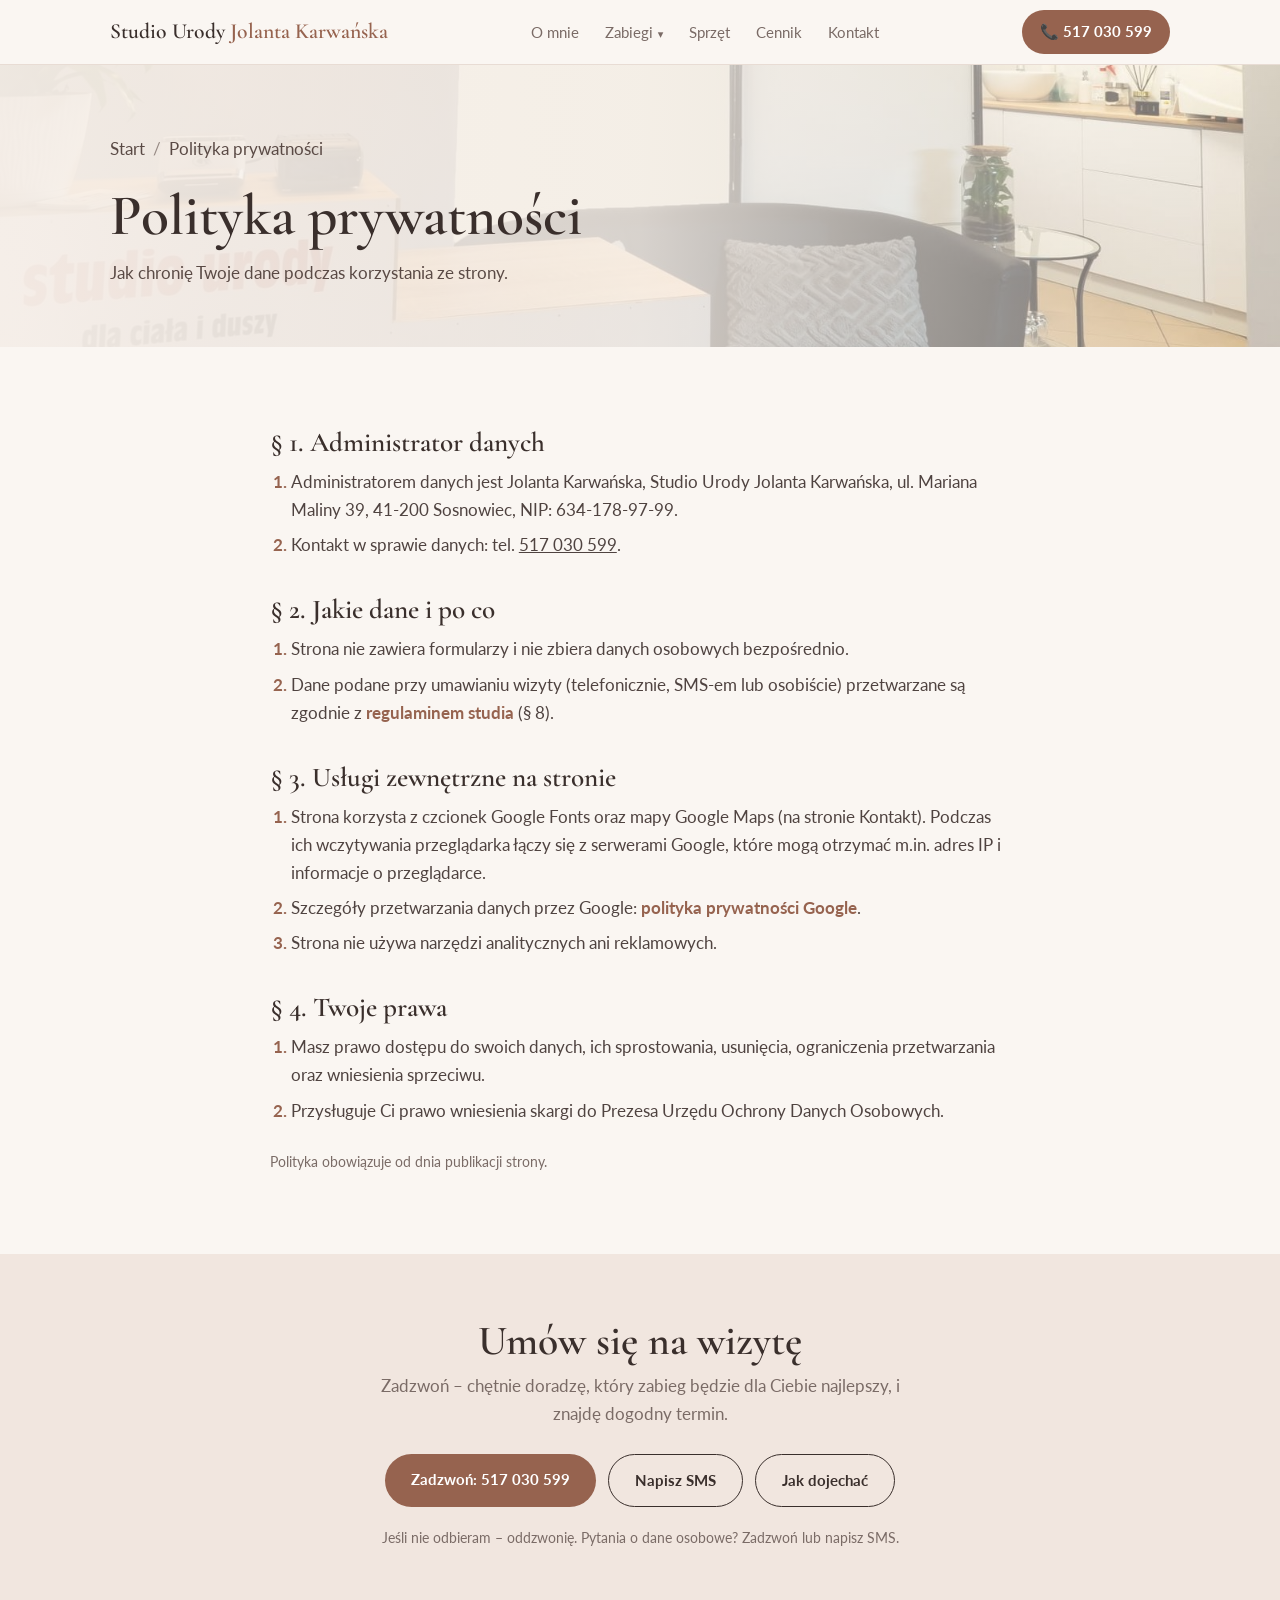
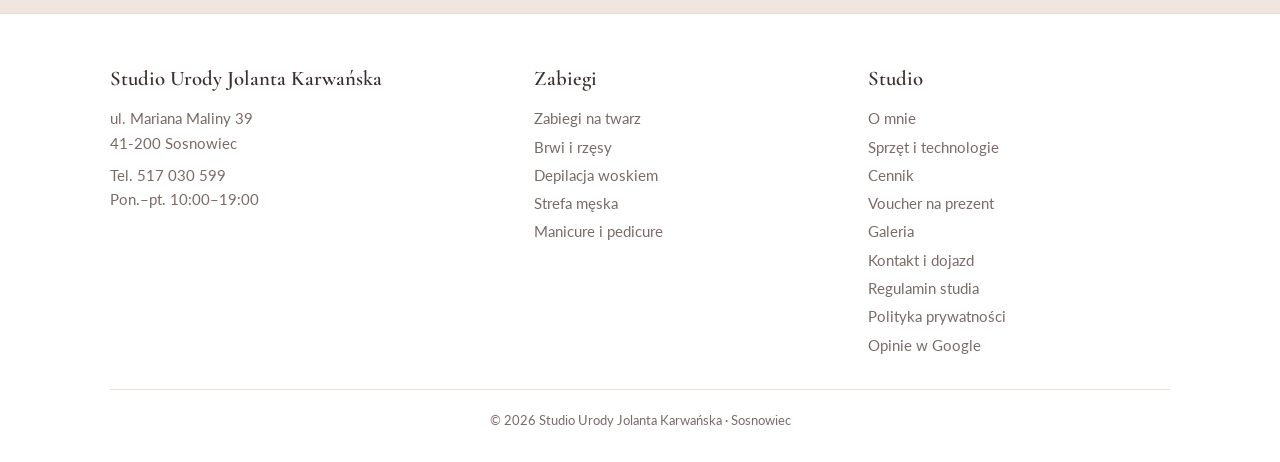
<file: polityka-prywatnosci.html>
<!doctype html>
<html lang="pl">
<head>
<meta charset="utf-8">
<meta name="viewport" content="width=device-width, initial-scale=1">
<link rel="icon" href="favicon.svg" type="image/svg+xml">
<title>Polityka prywatności – Studio Urody Jolanta Karwańska, Sosnowiec</title>
<meta name="description" content="Polityka prywatności strony Studia Urody Jolanta Karwańska w Sosnowcu.">
<meta property="og:title" content="Polityka prywatności – Studio Urody Jolanta Karwańska">
<meta property="og:description" content="Polityka prywatności strony Studia Urody Jolanta Karwańska w Sosnowcu.">
<meta property="og:type" content="website">
<link rel="preconnect" href="https://fonts.googleapis.com">
<link rel="preconnect" href="https://fonts.gstatic.com" crossorigin>
<link href="https://fonts.googleapis.com/css2?family=Cormorant+Garamond:wght@500;600&family=Lato:wght@400;700&display=swap" rel="stylesheet">
<link rel="stylesheet" href="css/style.css?v=20261118c">

</head>
<body>

<header>
  <div class="wrap nav">
    <a href="index.html" class="logo">Studio Urody <span>Jolanta Karwańska</span></a>
    <button type="button" class="burger" aria-label="Menu" aria-expanded="false" aria-controls="menu"><span></span><span></span><span></span></button>
    <ul class="menu" id="menu">
      <li><a href="o-mnie.html">O mnie</a></li>
      <li class="has-sub"><button type="button" class="sub-toggle" aria-expanded="false" aria-controls="submenu">Zabiegi</button>
        <ul class="submenu" id="submenu">
          <li><a href="zabiegi-na-twarz.html">Zabiegi na twarz</a></li>
          <li><a href="brwi-i-rzesy.html">Brwi i rzęsy</a></li>
          <li><a href="depilacja.html">Depilacja woskiem</a></li>
          <li><a href="strefa-meska.html">Strefa męska</a></li>
          <li><a href="manicure-pedicure.html">Manicure i pedicure</a></li>
        </ul>
      </li>
      <li><a href="sprzet.html">Sprzęt</a></li>
      <li><a href="cennik.html">Cennik</a></li>
      <li><a href="kontakt.html">Kontakt</a></li>
    </ul>
    <a class="btn" href="tel:+48517030599" aria-label="Zadzwoń: 517 030 599">📞 517 030 599</a>
  </div>
</header>

<main>
<section class="page-hero" style="background-image:linear-gradient(90deg,rgba(250,243,236,.95) 0%,rgba(250,243,236,.85) 50%,rgba(250,243,236,.35) 100%),url('images/recepcja.jpg');background-position:left center">
  <div class="wrap">
    <p class="crumbs"><a href="index.html">Start</a><span>/</span>Polityka prywatności</p>
    <h1>Polityka prywatności</h1>
    <p>Jak chronię Twoje dane podczas korzystania ze strony.</p>
  </div>
</section>

<section class="page-body">
  <div class="wrap legal">
    <!-- SZKIC – DO WERYFIKACJI przed publikacją (dane firmy, zakres narzędzi na stronie) -->
    <h2>§ 1. Administrator danych</h2>
    <ol>
      <li>Administratorem danych jest Jolanta Karwańska, Studio Urody Jolanta Karwańska, ul. Mariana Maliny 39, 41-200 Sosnowiec, NIP: 634-178-97-99.</li>
      <li>Kontakt w sprawie danych: tel. <a href="tel:+48517030599">517 030 599</a><!-- UZUPEŁNIĆ: e-mail -->.</li>
    </ol>
    <h2>§ 2. Jakie dane i po co</h2>
    <ol>
      <li>Strona nie zawiera formularzy i nie zbiera danych osobowych bezpośrednio.</li>
      <li>Dane podane przy umawianiu wizyty (telefonicznie, SMS-em lub osobiście) przetwarzane są zgodnie z <a class="text-link" href="regulamin.html">regulaminem studia</a> (§ 8).</li>
    </ol>
    <h2>§ 3. Usługi zewnętrzne na stronie</h2>
    <ol>
      <li>Strona korzysta z czcionek Google Fonts oraz mapy Google Maps (na stronie Kontakt). Podczas ich wczytywania przeglądarka łączy się z serwerami Google, które mogą otrzymać m.in. adres IP i informacje o przeglądarce.</li>
      <li>Szczegóły przetwarzania danych przez Google: <a class="text-link" href="https://policies.google.com/privacy?hl=pl" target="_blank" rel="noopener">polityka prywatności Google</a>.</li>
      <li>Strona nie używa narzędzi analitycznych ani reklamowych.<!-- DO POTWIERDZENIA, jeśli zostanie dodana np. Google Analytics --></li>
    </ol>
    <h2>§ 4. Twoje prawa</h2>
    <ol>
      <li>Masz prawo dostępu do swoich danych, ich sprostowania, usunięcia, ograniczenia przetwarzania oraz wniesienia sprzeciwu.</li>
      <li>Przysługuje Ci prawo wniesienia skargi do Prezesa Urzędu Ochrony Danych Osobowych.</li>
    </ol>
    <p class="note">Polityka obowiązuje od <!-- UZUPEŁNIĆ datę -->dnia publikacji strony.</p>
  </div>
</section>

<section class="cta-band">
  <div class="wrap">
    <h2>Umów się na wizytę</h2>
    <p>Zadzwoń – chętnie doradzę, który zabieg będzie dla Ciebie najlepszy, i znajdę dogodny termin.</p>
    <div class="cta">
      <a class="btn" href="tel:+48517030599">Zadzwoń: 517 030 599</a>
      <a class="btn ghost" href="sms:+48517030599">Napisz SMS</a>
      <a class="btn ghost" href="kontakt.html">Jak dojechać</a>
    </div>
    <p class="cta-note">Jeśli nie odbieram – oddzwonię. Pytania o dane osobowe? Zadzwoń lub napisz SMS.</p>
  </div>
</section>
</main>

<footer>
  <div class="wrap">
    <div class="foot-grid">
      <div>
        <h4>Studio Urody Jolanta Karwańska</h4>
        <p>ul. Mariana Maliny 39<br>41-200 Sosnowiec</p>
        <p style="margin-top:8px">Tel. <a href="tel:+48517030599">517 030 599</a></p>
        <p>Pon.–pt. 10:00–19:00</p>
      </div>
      <div>
        <h4>Zabiegi</h4>
        <ul>
          <li><a href="zabiegi-na-twarz.html">Zabiegi na twarz</a></li>
          <li><a href="brwi-i-rzesy.html">Brwi i rzęsy</a></li>
          <li><a href="depilacja.html">Depilacja woskiem</a></li>
          <li><a href="strefa-meska.html">Strefa męska</a></li>
          <li><a href="manicure-pedicure.html">Manicure i pedicure</a></li>
        </ul>
      </div>
      <div>
        <h4>Studio</h4>
        <ul>
          <li><a href="o-mnie.html">O mnie</a></li>
          <li><a href="sprzet.html">Sprzęt i technologie</a></li>
          <li><a href="cennik.html">Cennik</a></li>
          <li><a href="index.html#voucher">Voucher na prezent</a></li>
          <li><a href="galeria.html">Galeria</a></li>
          <li><a href="kontakt.html">Kontakt i dojazd</a></li>
          <li><a href="regulamin.html">Regulamin studia</a></li>
          <li><a href="polityka-prywatnosci.html">Polityka prywatności</a></li>
          <li><a href="https://www.google.com/maps/place/?q=place_id:0x4716db707ce4283d:0x640114ca1b126993" target="_blank" rel="noopener">Opinie w Google</a></li>
        </ul>
      </div>
    </div>
    <p class="copy">© 2026 Studio Urody Jolanta Karwańska · Sosnowiec</p>
  </div>
</footer>

<a class="btn call-fab" href="tel:+48517030599">📞 Zadzwoń i umów wizytę</a>

<script>
(function(){
var b=document.querySelector('.burger'),m=document.getElementById('menu'),t=document.querySelector('.sub-toggle'),li=t&&t.parentNode;
function set(el,btn,o){el.classList.toggle('open',o);btn.setAttribute('aria-expanded',o);}
if(b&&m)b.addEventListener('click',function(){set(m,b,!m.classList.contains('open'));});
if(t)t.addEventListener('click',function(e){e.stopPropagation();set(li,t,!li.classList.contains('open'));});
document.addEventListener('click',function(e){if(li&&!li.contains(e.target))set(li,t,false);});
document.addEventListener('keydown',function(e){if(e.key!=='Escape')return;
 if(li&&li.classList.contains('open')){set(li,t,false);t.focus();}
 else if(m&&m.classList.contains('open')){set(m,b,false);b.focus();}});
})();
</script>
</body>
</html>
</file>
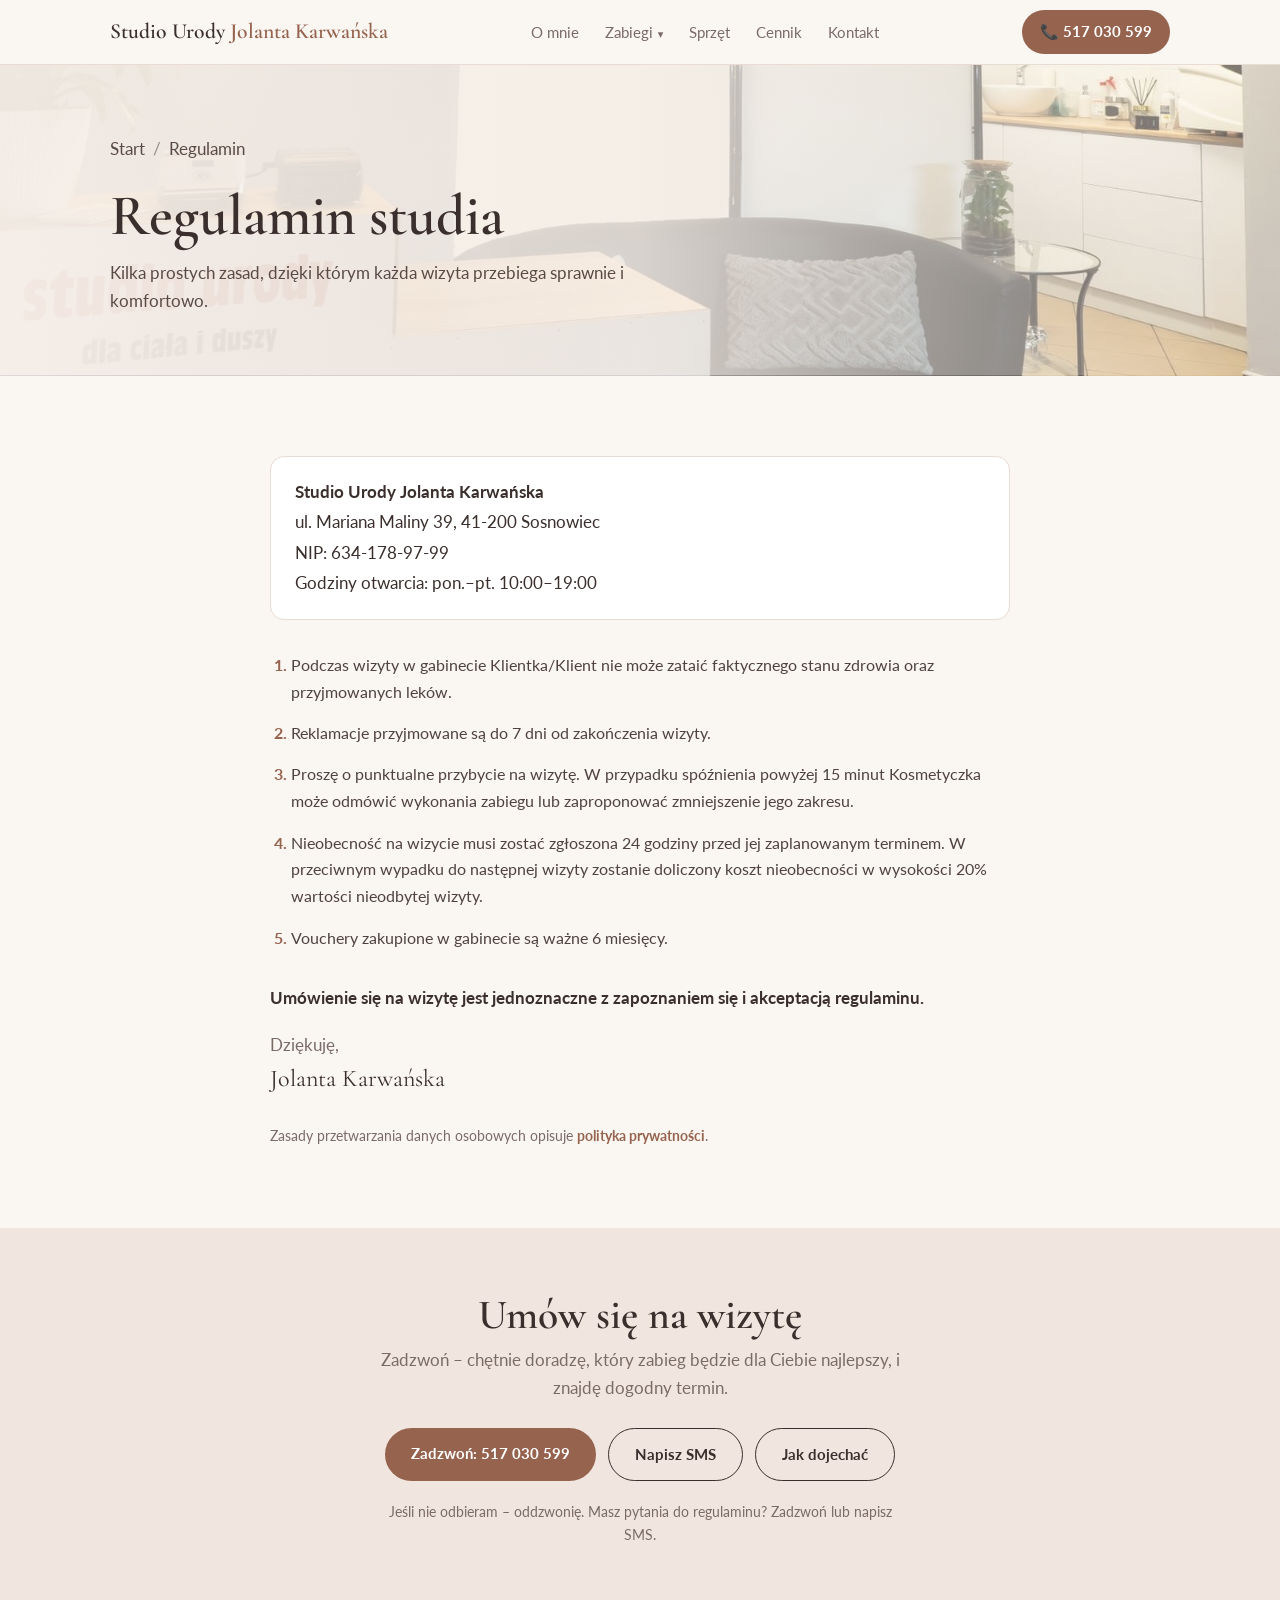
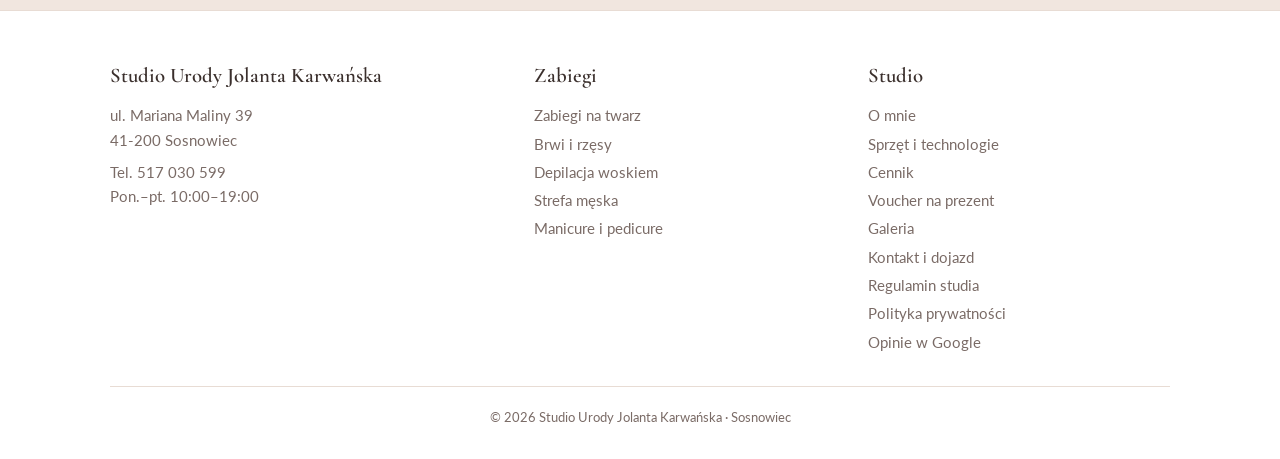
<file: regulamin.html>
<!doctype html>
<html lang="pl">
<head>
<meta charset="utf-8">
<meta name="viewport" content="width=device-width, initial-scale=1">
<link rel="icon" href="favicon.svg" type="image/svg+xml">
<title>Regulamin – Studio Urody Jolanta Karwańska, Sosnowiec</title>
<meta name="description" content="Regulamin Studia Urody Jolanta Karwańska w Sosnowcu – zasady rezerwacji, odwoływania wizyt, przebiegu zabiegów i płatności.">
<meta property="og:title" content="Regulamin – Studio Urody Jolanta Karwańska, Sosnowiec">
<meta property="og:description" content="Regulamin Studia Urody Jolanta Karwańska w Sosnowcu – zasady rezerwacji, odwoływania wizyt, przebiegu zabiegów i płatności.">
<meta property="og:type" content="website">
<link rel="preconnect" href="https://fonts.googleapis.com">
<link rel="preconnect" href="https://fonts.gstatic.com" crossorigin>
<link href="https://fonts.googleapis.com/css2?family=Cormorant+Garamond:wght@500;600&family=Lato:wght@400;700&display=swap" rel="stylesheet">
<link rel="stylesheet" href="css/style.css?v=20261118c">

</head>
<body>

<header>
  <div class="wrap nav">
    <a href="index.html" class="logo">Studio Urody <span>Jolanta Karwańska</span></a>
    <button type="button" class="burger" aria-label="Menu" aria-expanded="false" aria-controls="menu"><span></span><span></span><span></span></button>
    <ul class="menu" id="menu">
      <li><a href="o-mnie.html">O mnie</a></li>
      <li class="has-sub"><button type="button" class="sub-toggle" aria-expanded="false" aria-controls="submenu">Zabiegi</button>
        <ul class="submenu" id="submenu">
          <li><a href="zabiegi-na-twarz.html">Zabiegi na twarz</a></li>
          <li><a href="brwi-i-rzesy.html">Brwi i rzęsy</a></li>
          <li><a href="depilacja.html">Depilacja woskiem</a></li>
          <li><a href="strefa-meska.html">Strefa męska</a></li>
          <li><a href="manicure-pedicure.html">Manicure i pedicure</a></li>
        </ul>
      </li>
      <li><a href="sprzet.html">Sprzęt</a></li>
      <li><a href="cennik.html">Cennik</a></li>
      <li><a href="kontakt.html">Kontakt</a></li>
    </ul>
    <a class="btn" href="tel:+48517030599" aria-label="Zadzwoń: 517 030 599">📞 517 030 599</a>
  </div>
</header>

<main>
<section class="page-hero" style="background-image:linear-gradient(90deg,rgba(250,243,236,.95) 0%,rgba(250,243,236,.85) 50%,rgba(250,243,236,.35) 100%),url('images/recepcja.jpg');background-position:left center">
  <div class="wrap">
    <p class="crumbs"><a href="index.html">Start</a><span>/</span>Regulamin</p>
    <h1>Regulamin studia</h1>
    <p>Kilka prostych zasad, dzięki którym każda wizyta przebiega sprawnie i komfortowo.</p>
  </div>
</section>

<section class="page-body">
  <div class="wrap legal">
    <div class="legal-card">
      <p><strong>Studio Urody Jolanta Karwańska</strong><br>
      ul. Mariana Maliny 39, 41-200 Sosnowiec<br>
      NIP: 634-178-97-99<br>
      Godziny otwarcia: pon.–pt. 10:00–19:00</p>
    </div>

    <ol class="rules">
      <li>Podczas wizyty w gabinecie Klientka/Klient nie może zataić faktycznego stanu zdrowia oraz przyjmowanych leków.</li>
      <li>Reklamacje przyjmowane są do 7 dni od zakończenia wizyty.</li>
      <li>Proszę o punktualne przybycie na wizytę. W przypadku spóźnienia powyżej 15 minut Kosmetyczka może odmówić wykonania zabiegu lub zaproponować zmniejszenie jego zakresu.</li>
      <li>Nieobecność na wizycie musi zostać zgłoszona 24 godziny przed jej zaplanowanym terminem. W przeciwnym wypadku do następnej wizyty zostanie doliczony koszt nieobecności w wysokości 20% wartości nieodbytej wizyty.</li>
      <li>Vouchery zakupione w gabinecie są ważne 6 miesięcy.</li>
    </ol>

    <p class="legal-accept">Umówienie się na wizytę jest jednoznaczne z zapoznaniem się i akceptacją regulaminu.</p>
    <p class="legal-sign">Dziękuję,<br><span>Jolanta Karwańska</span></p>

    <p class="note">Zasady przetwarzania danych osobowych opisuje <a class="text-link" href="polityka-prywatnosci.html">polityka prywatności</a>.</p>
  </div>
</section>

<section class="cta-band">
  <div class="wrap">
    <h2>Umów się na wizytę</h2>
    <p>Zadzwoń – chętnie doradzę, który zabieg będzie dla Ciebie najlepszy, i znajdę dogodny termin.</p>
    <div class="cta">
      <a class="btn" href="tel:+48517030599">Zadzwoń: 517 030 599</a>
      <a class="btn ghost" href="sms:+48517030599">Napisz SMS</a>
      <a class="btn ghost" href="kontakt.html">Jak dojechać</a>
    </div>
    <p class="cta-note">Jeśli nie odbieram – oddzwonię. Masz pytania do regulaminu? Zadzwoń lub napisz SMS.</p>
  </div>
</section>
</main>

<footer>
  <div class="wrap">
    <div class="foot-grid">
      <div>
        <h4>Studio Urody Jolanta Karwańska</h4>
        <p>ul. Mariana Maliny 39<br>41-200 Sosnowiec</p>
        <p style="margin-top:8px">Tel. <a href="tel:+48517030599">517 030 599</a></p>
        <p>Pon.–pt. 10:00–19:00</p>
      </div>
      <div>
        <h4>Zabiegi</h4>
        <ul>
          <li><a href="zabiegi-na-twarz.html">Zabiegi na twarz</a></li>
          <li><a href="brwi-i-rzesy.html">Brwi i rzęsy</a></li>
          <li><a href="depilacja.html">Depilacja woskiem</a></li>
          <li><a href="strefa-meska.html">Strefa męska</a></li>
          <li><a href="manicure-pedicure.html">Manicure i pedicure</a></li>
        </ul>
      </div>
      <div>
        <h4>Studio</h4>
        <ul>
          <li><a href="o-mnie.html">O mnie</a></li>
          <li><a href="sprzet.html">Sprzęt i technologie</a></li>
          <li><a href="cennik.html">Cennik</a></li>
          <li><a href="index.html#voucher">Voucher na prezent</a></li>
          <li><a href="galeria.html">Galeria</a></li>
          <li><a href="kontakt.html">Kontakt i dojazd</a></li>
          <li><a href="regulamin.html">Regulamin studia</a></li>
          <li><a href="polityka-prywatnosci.html">Polityka prywatności</a></li>
          <li><a href="https://www.google.com/maps/place/?q=place_id:0x4716db707ce4283d:0x640114ca1b126993" target="_blank" rel="noopener">Opinie w Google</a></li>
        </ul>
      </div>
    </div>
    <p class="copy">© 2026 Studio Urody Jolanta Karwańska · Sosnowiec</p>
  </div>
</footer>

<a class="btn call-fab" href="tel:+48517030599">📞 Zadzwoń i umów wizytę</a>

<script>
(function(){
var b=document.querySelector('.burger'),m=document.getElementById('menu'),t=document.querySelector('.sub-toggle'),li=t&&t.parentNode;
function set(el,btn,o){el.classList.toggle('open',o);btn.setAttribute('aria-expanded',o);}
if(b&&m)b.addEventListener('click',function(){set(m,b,!m.classList.contains('open'));});
if(t)t.addEventListener('click',function(e){e.stopPropagation();set(li,t,!li.classList.contains('open'));});
document.addEventListener('click',function(e){if(li&&!li.contains(e.target))set(li,t,false);});
document.addEventListener('keydown',function(e){if(e.key!=='Escape')return;
 if(li&&li.classList.contains('open')){set(li,t,false);t.focus();}
 else if(m&&m.classList.contains('open')){set(m,b,false);b.focus();}});
})();
</script>
</body>
</html>
</file>
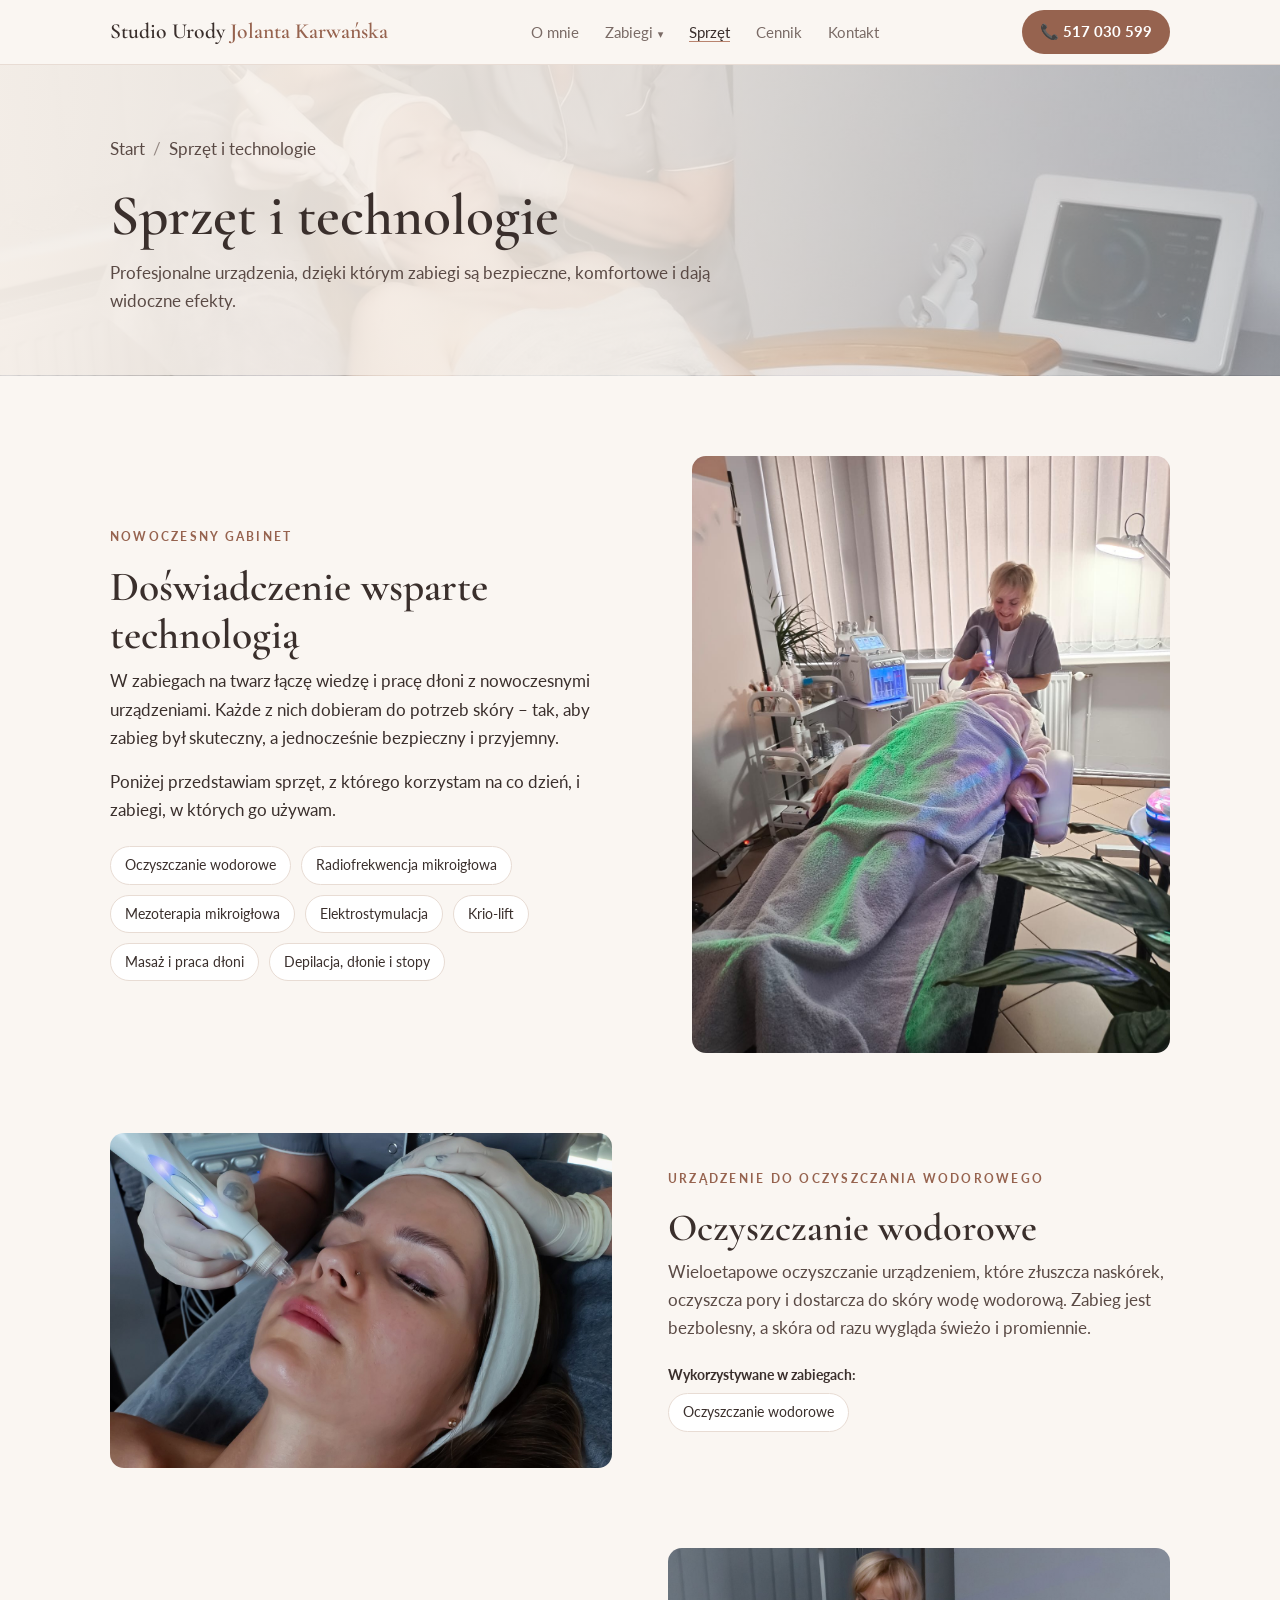
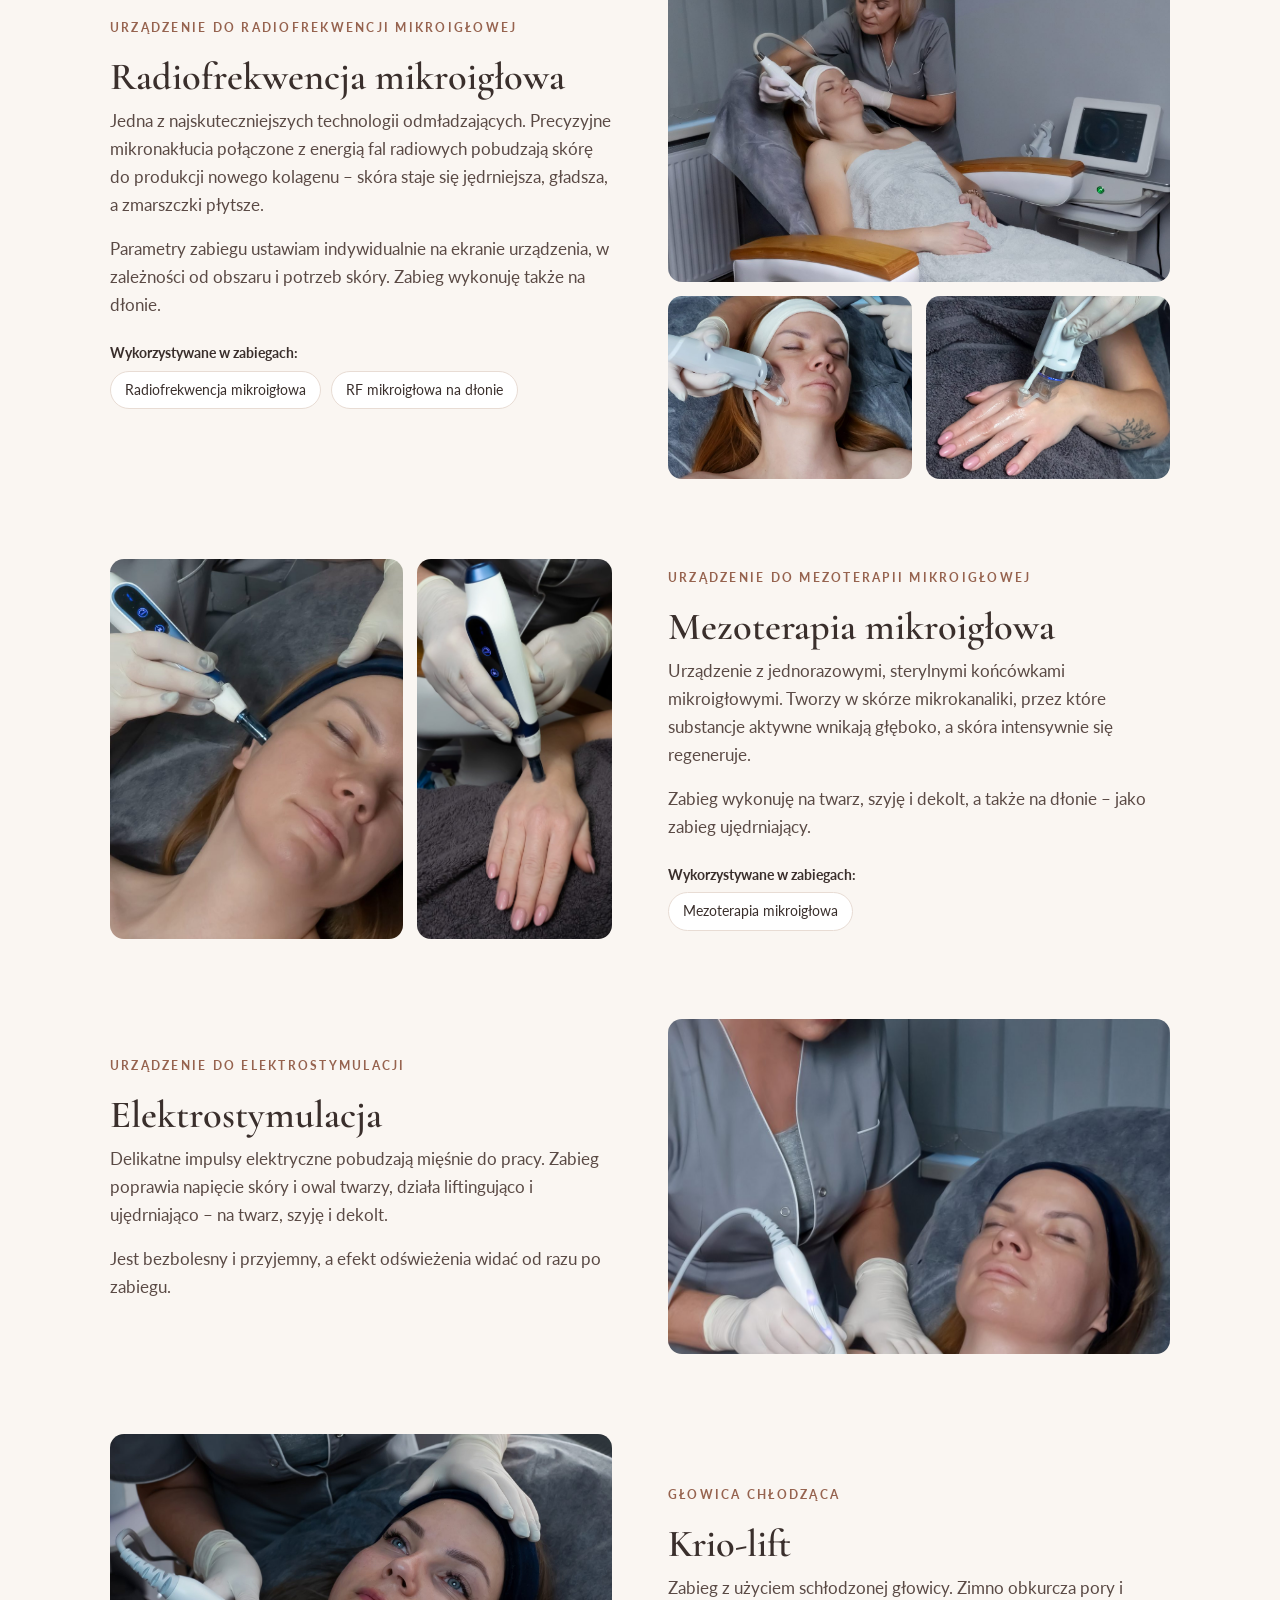
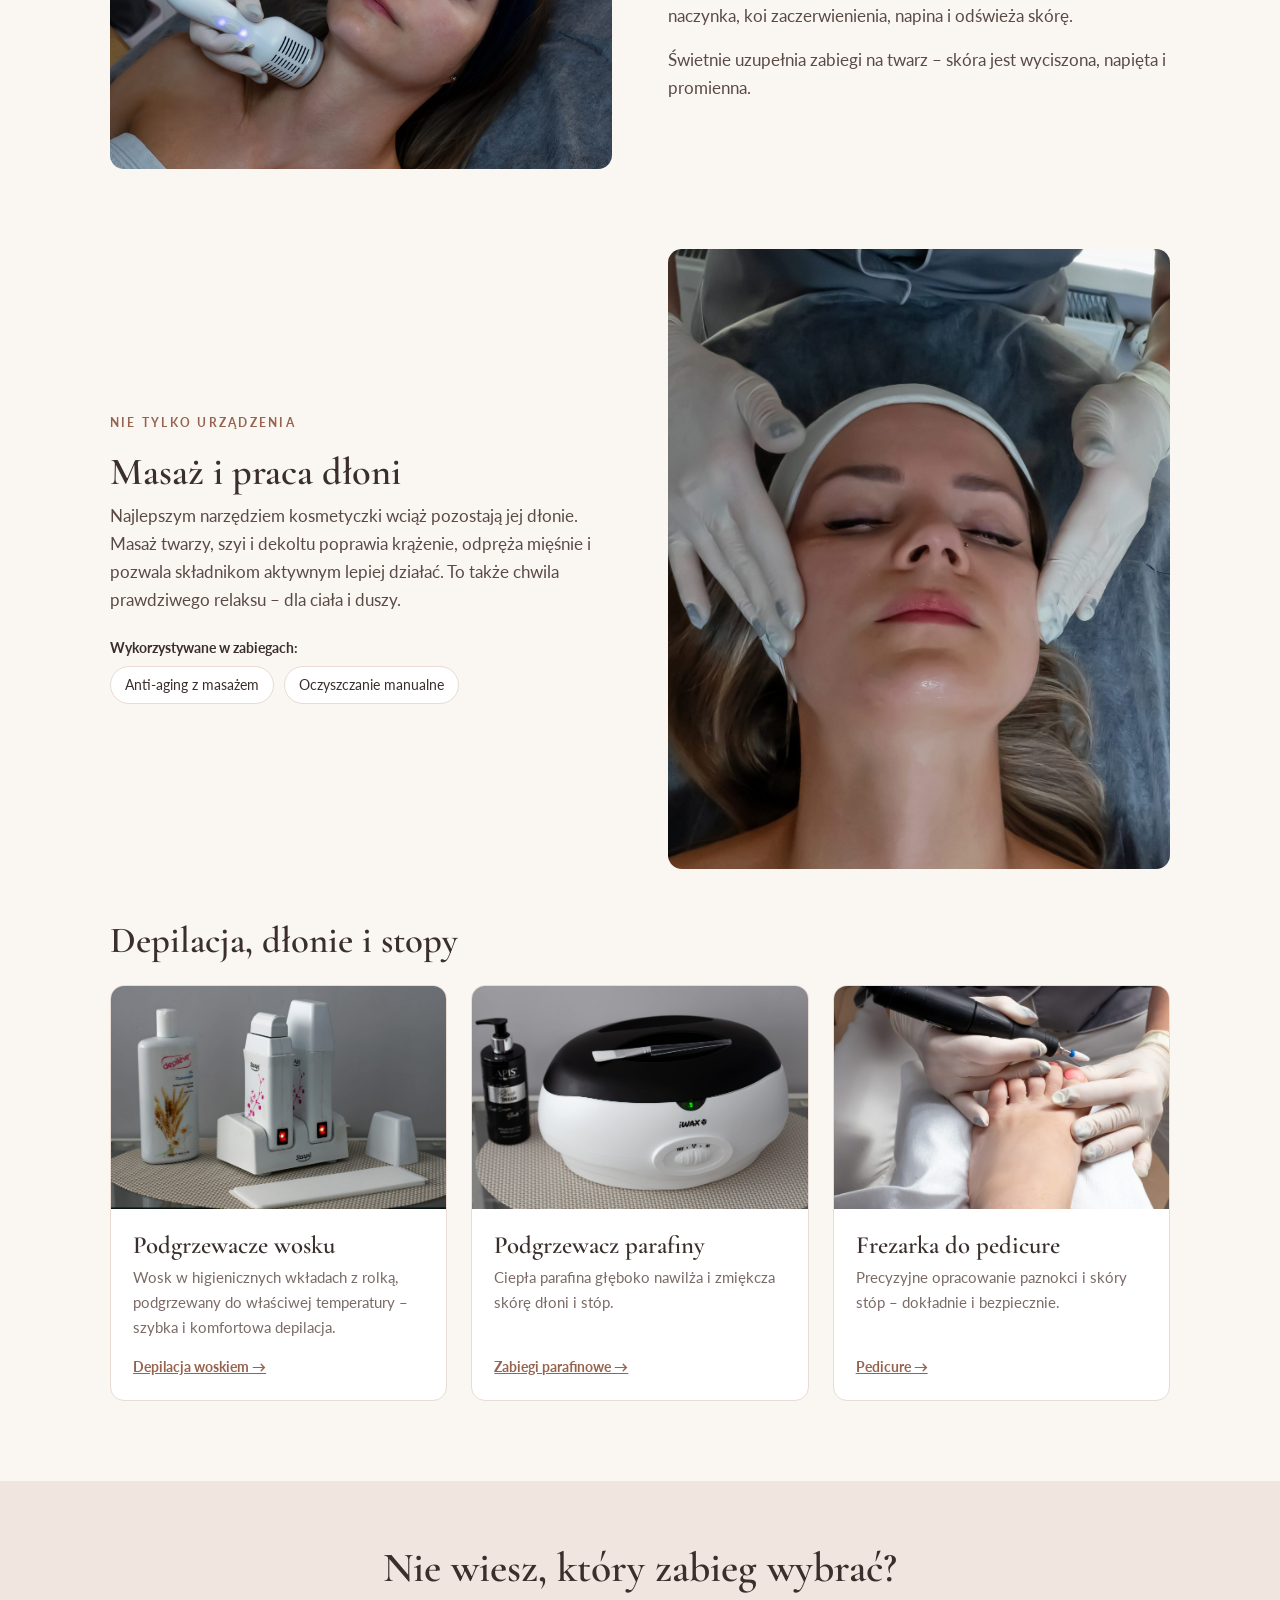
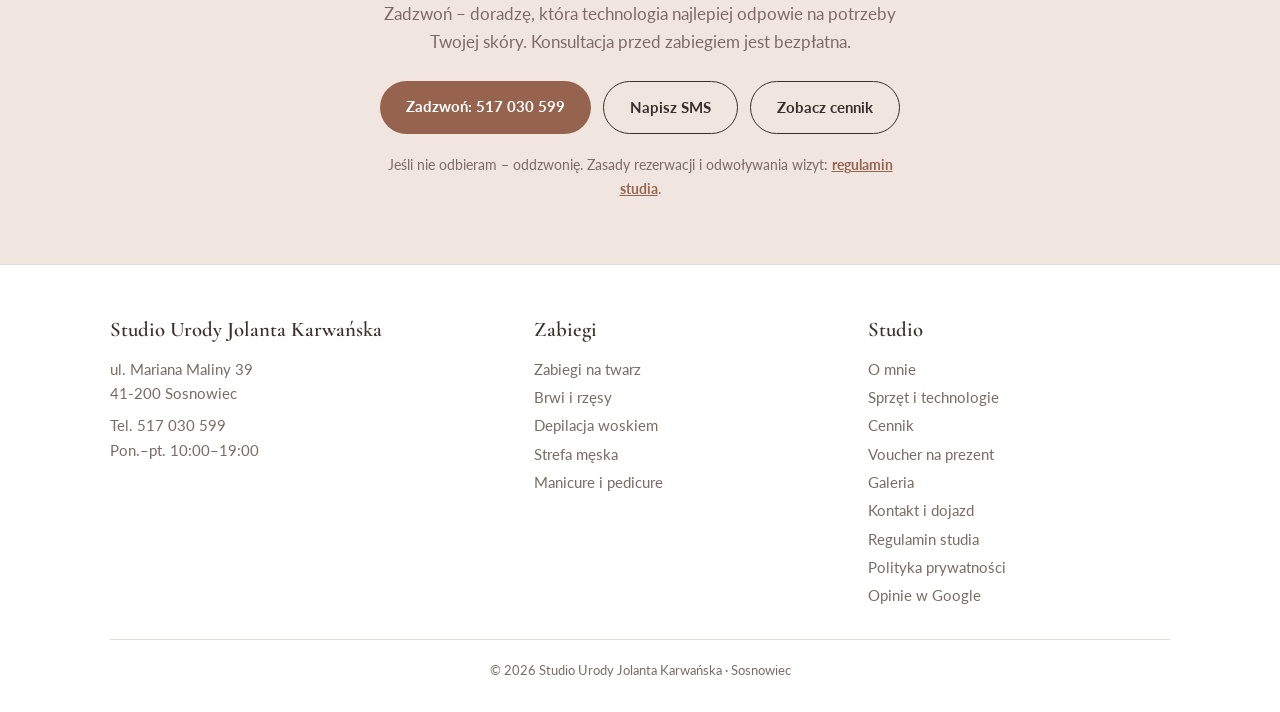
<file: sprzet.html>
<!doctype html>
<html lang="pl">
<head>
<meta charset="utf-8">
<meta name="viewport" content="width=device-width, initial-scale=1">
<link rel="icon" href="favicon.svg" type="image/svg+xml">
<title>Sprzęt i technologie – Studio Urody Jolanta Karwańska, Sosnowiec</title>
<meta name="description" content="Nowoczesny sprzęt w Studiu Urody w Sosnowcu: oczyszczanie wodorowe, radiofrekwencja mikroigłowa, mezoterapia mikroigłowa, elektrostymulacja, krio-lift.">
<meta property="og:title" content="Sprzęt i technologie – Studio Urody Jolanta Karwańska, Sosnowiec">
<meta property="og:description" content="Nowoczesny sprzęt w Studiu Urody w Sosnowcu: oczyszczanie wodorowe, radiofrekwencja mikroigłowa, mezoterapia mikroigłowa, elektrostymulacja, krio-lift.">
<meta property="og:type" content="website">
<link rel="preconnect" href="https://fonts.googleapis.com">
<link rel="preconnect" href="https://fonts.gstatic.com" crossorigin>
<link href="https://fonts.googleapis.com/css2?family=Cormorant+Garamond:wght@500;600&family=Lato:wght@400;700&display=swap" rel="stylesheet">
<link rel="stylesheet" href="css/style.css?v=20261118c">

</head>
<body>

<header>
  <div class="wrap nav">
    <a href="index.html" class="logo">Studio Urody <span>Jolanta Karwańska</span></a>
    <button type="button" class="burger" aria-label="Menu" aria-expanded="false" aria-controls="menu"><span></span><span></span><span></span></button>
    <ul class="menu" id="menu">
      <li><a href="o-mnie.html">O mnie</a></li>
      <li class="has-sub"><button type="button" class="sub-toggle" aria-expanded="false" aria-controls="submenu">Zabiegi</button>
        <ul class="submenu" id="submenu">
          <li><a href="zabiegi-na-twarz.html">Zabiegi na twarz</a></li>
          <li><a href="brwi-i-rzesy.html">Brwi i rzęsy</a></li>
          <li><a href="depilacja.html">Depilacja woskiem</a></li>
          <li><a href="strefa-meska.html">Strefa męska</a></li>
          <li><a href="manicure-pedicure.html">Manicure i pedicure</a></li>
        </ul>
      </li>
      <li><a href="sprzet.html" class="active" aria-current="page">Sprzęt</a></li>
      <li><a href="cennik.html">Cennik</a></li>
      <li><a href="kontakt.html">Kontakt</a></li>
    </ul>
    <a class="btn" href="tel:+48517030599" aria-label="Zadzwoń: 517 030 599">📞 517 030 599</a>
  </div>
</header>

<main>
<section class="page-hero" style="background-image:linear-gradient(90deg,rgba(250,243,236,.95) 0%,rgba(250,243,236,.85) 50%,rgba(250,243,236,.35) 100%),url('images/sprzet-rf-mikroiglowa.jpg');background-position:center">
  <div class="wrap">
    <p class="crumbs"><a href="index.html">Start</a><span>/</span>Sprzęt i technologie</p>
    <h1>Sprzęt i technologie</h1>
    <p>Profesjonalne urządzenia, dzięki którym zabiegi są bezpieczne, komfortowe i dają widoczne efekty.</p>
  </div>
</section>

<section class="page-body">
  <div class="wrap">
    <div class="offer-intro">
      <div>
        <p class="eyebrow">Nowoczesny gabinet</p>
        <h2>Doświadczenie wsparte technologią</h2>
        <p>W zabiegach na twarz łączę wiedzę i pracę dłoni z nowoczesnymi urządzeniami. Każde z nich dobieram do potrzeb skóry – tak, aby zabieg był skuteczny, a jednocześnie bezpieczny i przyjemny.</p>
        <p>Poniżej przedstawiam sprzęt, z którego korzystam na co dzień, i zabiegi, w których go używam.</p>
        <nav class="toc" aria-label="Spis urządzeń">
          <a href="#wodorowe">Oczyszczanie wodorowe</a>
          <a href="#rf-mikroiglowa">Radiofrekwencja mikroigłowa</a>
          <a href="#mikroigly">Mezoterapia mikroigłowa</a>
          <a href="#elektrostymulacja">Elektrostymulacja</a>
          <a href="#krio-lift">Krio-lift</a>
          <a href="#praca-dloni">Masaż i praca dłoni</a>
          <a href="#depilacja-dlonie-stopy">Depilacja, dłonie i stopy</a>
        </nav>
      </div>
      <img src="images/zabieg-twarz.jpg" alt="Pani Jola podczas zabiegu na twarz z użyciem urządzenia" class="tall">
    </div>

    <!-- UWAGA: nazwy/modele urządzeń – DO UZUPEŁNIENIA przez Panią Jolę -->

    <article class="device" id="wodorowe">
      <img src="images/sprzet-mikroigly.jpg" alt="Oczyszczanie wodorowe – głowica urządzenia podczas zabiegu" loading="lazy">
      <div>
        <p class="eyebrow">Urządzenie do oczyszczania wodorowego<!-- NAZWA / MODEL – do uzupełnienia --></p>
        <h2>Oczyszczanie wodorowe</h2>
        <p>Wieloetapowe oczyszczanie urządzeniem, które złuszcza naskórek, oczyszcza pory i dostarcza do skóry wodę wodorową. Zabieg jest bezbolesny, a skóra od razu wygląda świeżo i promiennie.</p>
        <p class="device-uses">Wykorzystywane w zabiegach:</p>
        <nav class="toc"><a href="zabiegi-na-twarz.html#oczyszczanie-wodorowe">Oczyszczanie wodorowe</a></nav>
      </div>
    </article>

    <article class="device reverse" id="rf-mikroiglowa">
      <div class="device-pics trio">
        <img src="images/sprzet-rf-mikroiglowa.jpg" alt="Pani Jola wykonuje zabieg urządzeniem do radiofrekwencji mikroigłowej" loading="lazy">
        <img src="images/sprzet-wodorowe.jpg" alt="Radiofrekwencja mikroigłowa – głowica podczas zabiegu na twarz" loading="lazy">
        <img src="images/sprzet-rf-dlonie.jpg" alt="Radiofrekwencja mikroigłowa na dłonie" loading="lazy">
      </div>
      <div>
        <p class="eyebrow">Urządzenie do radiofrekwencji mikroigłowej<!-- NAZWA / MODEL – do uzupełnienia --></p>
        <h2>Radiofrekwencja mikroigłowa</h2>
        <p>Jedna z najskuteczniejszych technologii odmładzających. Precyzyjne mikronakłucia połączone z energią fal radiowych pobudzają skórę do produkcji nowego kolagenu – skóra staje się jędrniejsza, gładsza, a zmarszczki płytsze.</p>
        <p>Parametry zabiegu ustawiam indywidualnie na ekranie urządzenia, w zależności od obszaru i potrzeb skóry. Zabieg wykonuję także na dłonie.</p>
        <p class="device-uses">Wykorzystywane w zabiegach:</p>
        <nav class="toc"><a href="zabiegi-na-twarz.html#radiofrekwencja-mikroiglowa">Radiofrekwencja mikroigłowa</a><a href="manicure-pedicure.html#rf-dlonie">RF mikroigłowa na dłonie</a></nav>
      </div>
    </article>

    <article class="device" id="mikroigly">
      <div class="device-pics pair">
        <img src="images/mezoterapia-twarz.jpg" alt="Mezoterapia mikroigłowa na twarz" loading="lazy">
        <img src="images/mezoterapia-dlonie.jpg" alt="Mezoterapia mikroigłowa na dłonie" loading="lazy">
      </div>
      <div>
        <p class="eyebrow">Urządzenie do mezoterapii mikroigłowej<!-- NAZWA / MODEL – do uzupełnienia --></p>
        <h2>Mezoterapia mikroigłowa</h2>
        <p>Urządzenie z jednorazowymi, sterylnymi końcówkami mikroigłowymi. Tworzy w skórze mikrokanaliki, przez które substancje aktywne wnikają głęboko, a skóra intensywnie się regeneruje.</p>
        <p>Zabieg wykonuję na twarz, szyję i dekolt, a także na dłonie – jako zabieg ujędrniający.</p>
        <p class="device-uses">Wykorzystywane w zabiegach:</p>
        <nav class="toc"><a href="zabiegi-na-twarz.html#mezoterapia-mikroiglowa">Mezoterapia mikroigłowa</a></nav>
      </div>
    </article>

    <!-- DO POTWIERDZENIA: opis elektrostymulacji i w jakich zabiegach jest stosowana -->
    <article class="device reverse" id="elektrostymulacja">
      <img src="images/sprzet-lifting-dekolt.jpg" alt="Elektrostymulacja szyi i dekoltu podczas zabiegu" loading="lazy">
      <div>
        <p class="eyebrow">Urządzenie do elektrostymulacji<!-- NAZWA / MODEL – do uzupełnienia --></p>
        <h2>Elektrostymulacja</h2>
        <p>Delikatne impulsy elektryczne pobudzają mięśnie do pracy. Zabieg poprawia napięcie skóry i owal twarzy, działa liftingująco i ujędrniająco – na twarz, szyję i dekolt.</p>
        <p>Jest bezbolesny i przyjemny, a efekt odświeżenia widać od razu po zabiegu.</p>
      </div>
    </article>

    <!-- DO POTWIERDZENIA: opis krio-liftu i w jakich zabiegach jest stosowany -->
    <article class="device" id="krio-lift">
      <img src="images/sprzet-termolifting.jpg" alt="Głowica do krio-liftu podczas zabiegu na twarz" loading="lazy">
      <div>
        <p class="eyebrow">Głowica chłodząca<!-- NAZWA / MODEL – do uzupełnienia --></p>
        <h2>Krio-lift</h2>
        <p>Zabieg z użyciem schłodzonej głowicy. Zimno obkurcza pory i naczynka, koi zaczerwienienia, napina i odświeża skórę.</p>
        <p>Świetnie uzupełnia zabiegi na twarz – skóra jest wyciszona, napięta i promienna.</p>
      </div>
    </article>

    <article class="device reverse" id="praca-dloni">
      <img src="images/sprzet-masaz.jpg" alt="Masaż twarzy podczas zabiegu anti-aging" class="tall" loading="lazy">
      <div>
        <p class="eyebrow">Nie tylko urządzenia</p>
        <h2>Masaż i praca dłoni</h2>
        <p>Najlepszym narzędziem kosmetyczki wciąż pozostają jej dłonie. Masaż twarzy, szyi i dekoltu poprawia krążenie, odpręża mięśnie i pozwala składnikom aktywnym lepiej działać. To także chwila prawdziwego relaksu – dla ciała i duszy.</p>
        <p class="device-uses">Wykorzystywane w zabiegach:</p>
        <nav class="toc"><a href="zabiegi-na-twarz.html#anti-aging-masaz">Anti-aging z masażem</a><a href="zabiegi-na-twarz.html#oczyszczajaco-nawilzajacy">Oczyszczanie manualne</a></nav>
      </div>
    </article>

    <h2 class="group-title" id="depilacja-dlonie-stopy">Depilacja, dłonie i stopy</h2>
    <div class="grid device-grid">
      <article class="card">
        <img src="images/sprzet-wosk.jpg" alt="Podgrzewacze wosku do depilacji" loading="lazy">
        <div class="body"><h3>Podgrzewacze wosku</h3><p>Wosk w higienicznych wkładach z rolką, podgrzewany do właściwej temperatury – szybka i komfortowa depilacja.</p><a class="more-link" href="depilacja.html">Depilacja woskiem →</a></div>
      </article>
      <article class="card">
        <img src="images/sprzet-parafina.jpg" alt="Podgrzewacz do parafiny" loading="lazy">
        <div class="body"><h3>Podgrzewacz parafiny</h3><p>Ciepła parafina głęboko nawilża i zmiękcza skórę dłoni i stóp.</p><a class="more-link" href="manicure-pedicure.html#parafina-dlonie">Zabiegi parafinowe →</a></div>
      </article>
      <article class="card">
        <img src="images/sprzet-frezarka.jpg" alt="Frezarka do pedicure podczas zabiegu" loading="lazy">
        <div class="body"><h3>Frezarka do pedicure</h3><p>Precyzyjne opracowanie paznokci i skóry stóp – dokładnie i bezpiecznie.</p><a class="more-link" href="manicure-pedicure.html#pedicure-rodzaje">Pedicure →</a></div>
      </article>
    </div>
  </div>
</section>

<section class="cta-band">
  <div class="wrap">
    <h2>Nie wiesz, który zabieg wybrać?</h2>
    <p>Zadzwoń – doradzę, która technologia najlepiej odpowie na potrzeby Twojej skóry. Konsultacja przed zabiegiem jest bezpłatna.</p>
    <div class="cta">
      <a class="btn" href="tel:+48517030599">Zadzwoń: 517 030 599</a>
      <a class="btn ghost" href="sms:+48517030599">Napisz SMS</a>
      <a class="btn ghost" href="cennik.html">Zobacz cennik</a>
    </div>
    <p class="cta-note">Jeśli nie odbieram – oddzwonię. Zasady rezerwacji i odwoływania wizyt: <a href="regulamin.html">regulamin studia</a>.</p>
  </div>
</section>

</main>

<footer>
  <div class="wrap">
    <div class="foot-grid">
      <div>
        <h4>Studio Urody Jolanta Karwańska</h4>
        <p>ul. Mariana Maliny 39<br>41-200 Sosnowiec</p>
        <p style="margin-top:8px">Tel. <a href="tel:+48517030599">517 030 599</a></p>
        <p>Pon.–pt. 10:00–19:00</p>
      </div>
      <div>
        <h4>Zabiegi</h4>
        <ul>
          <li><a href="zabiegi-na-twarz.html">Zabiegi na twarz</a></li>
          <li><a href="brwi-i-rzesy.html">Brwi i rzęsy</a></li>
          <li><a href="depilacja.html">Depilacja woskiem</a></li>
          <li><a href="strefa-meska.html">Strefa męska</a></li>
          <li><a href="manicure-pedicure.html">Manicure i pedicure</a></li>
        </ul>
      </div>
      <div>
        <h4>Studio</h4>
        <ul>
          <li><a href="o-mnie.html">O mnie</a></li>
          <li><a href="sprzet.html">Sprzęt i technologie</a></li>
          <li><a href="cennik.html">Cennik</a></li>
          <li><a href="index.html#voucher">Voucher na prezent</a></li>
          <li><a href="galeria.html">Galeria</a></li>
          <li><a href="kontakt.html">Kontakt i dojazd</a></li>
          <li><a href="regulamin.html">Regulamin studia</a></li>
          <li><a href="polityka-prywatnosci.html">Polityka prywatności</a></li>
          <li><a href="https://www.google.com/maps/place/?q=place_id:0x4716db707ce4283d:0x640114ca1b126993" target="_blank" rel="noopener">Opinie w Google</a></li>
        </ul>
      </div>
    </div>
    <p class="copy">© 2026 Studio Urody Jolanta Karwańska · Sosnowiec</p>
  </div>
</footer>

<a class="btn call-fab" href="tel:+48517030599">📞 Zadzwoń i umów wizytę</a>

<script>
(function(){
var b=document.querySelector('.burger'),m=document.getElementById('menu'),t=document.querySelector('.sub-toggle'),li=t&&t.parentNode;
function set(el,btn,o){el.classList.toggle('open',o);btn.setAttribute('aria-expanded',o);}
if(b&&m)b.addEventListener('click',function(){set(m,b,!m.classList.contains('open'));});
if(t)t.addEventListener('click',function(e){e.stopPropagation();set(li,t,!li.classList.contains('open'));});
document.addEventListener('click',function(e){if(li&&!li.contains(e.target))set(li,t,false);});
document.addEventListener('keydown',function(e){if(e.key!=='Escape')return;
 if(li&&li.classList.contains('open')){set(li,t,false);t.focus();}
 else if(m&&m.classList.contains('open')){set(m,b,false);b.focus();}});
})();
</script>
</body>
</html>
</file>
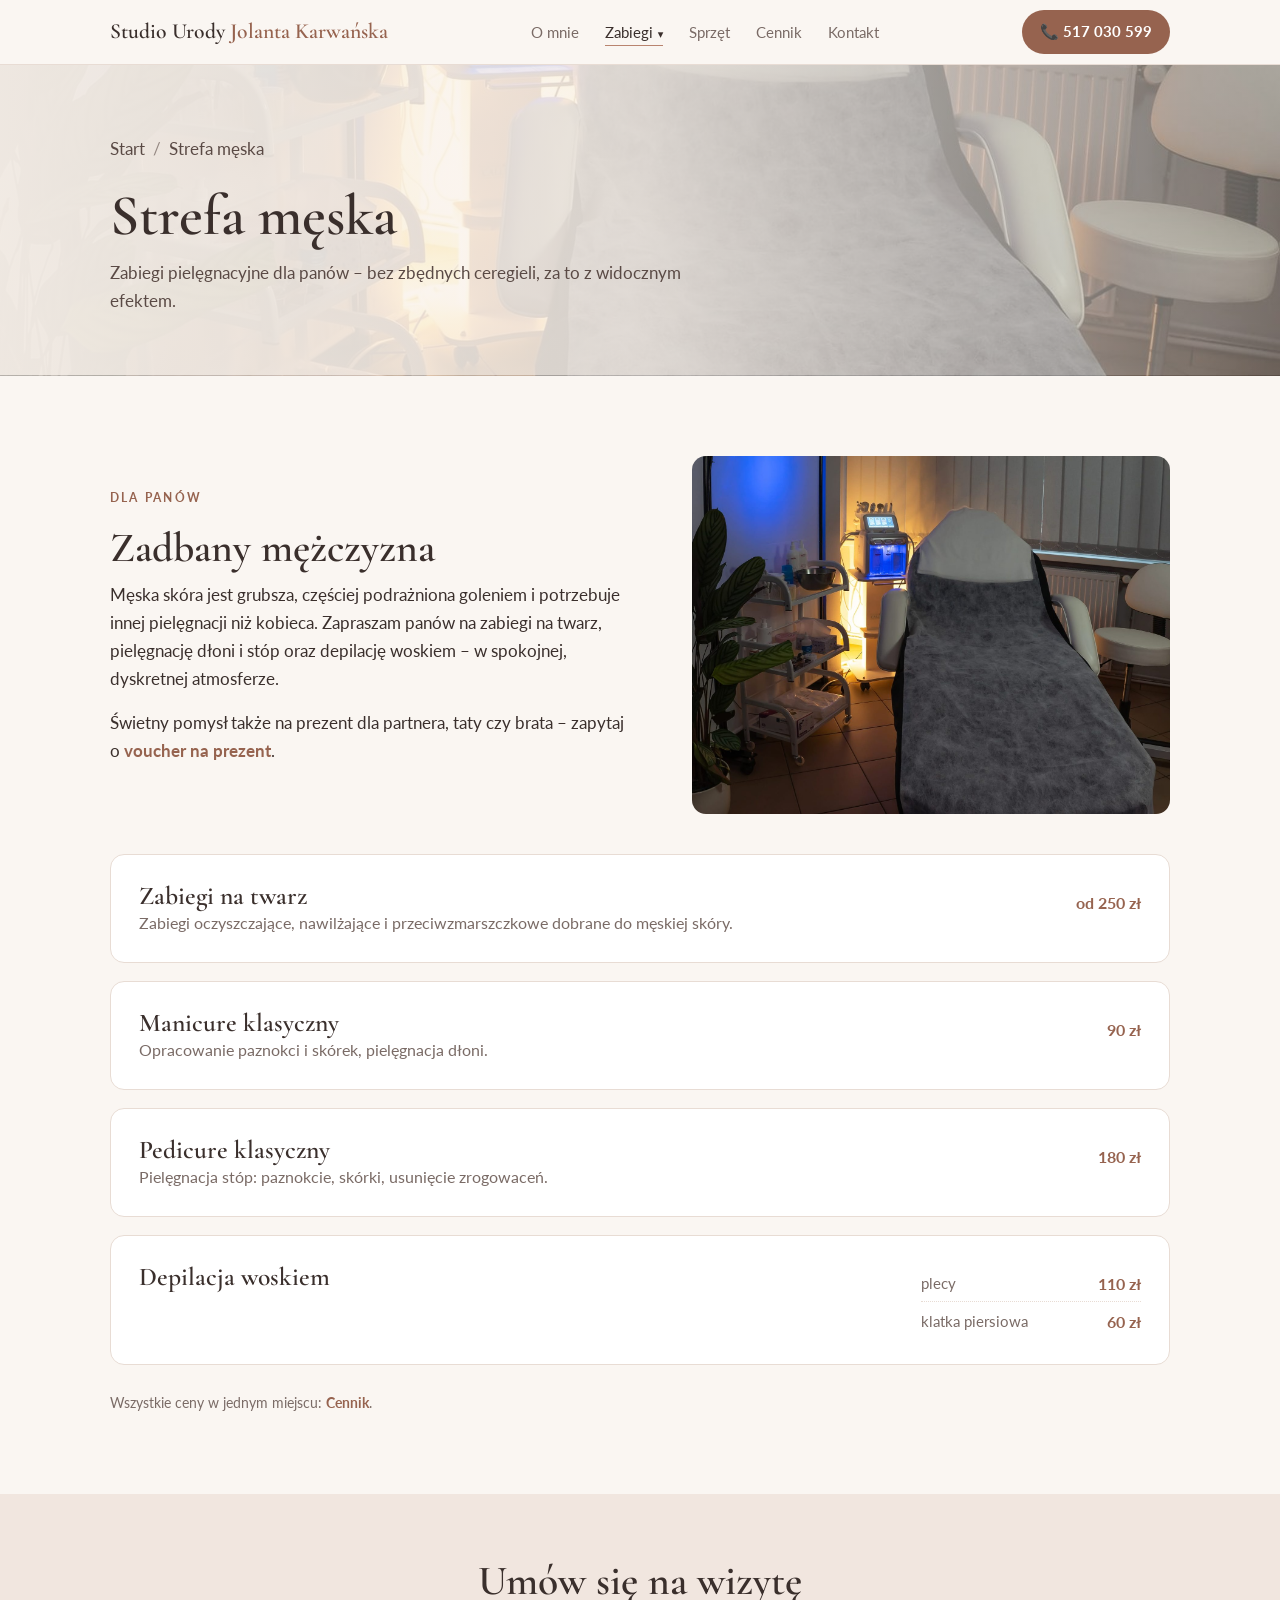
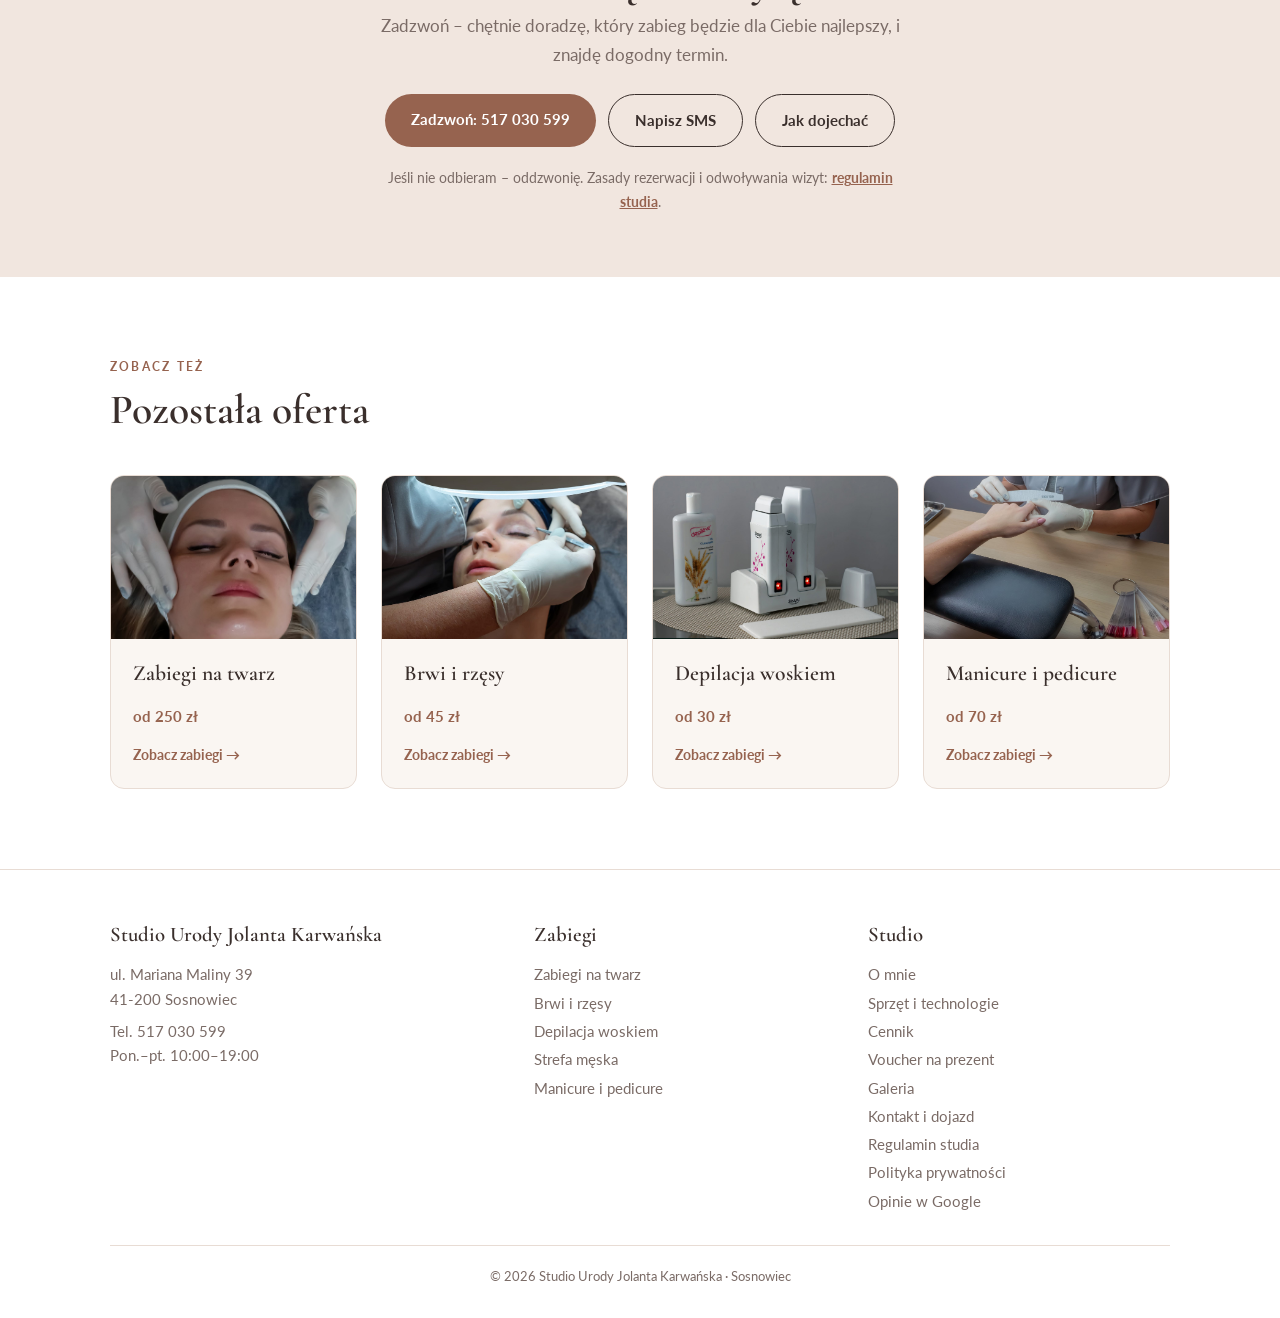
<file: strefa-meska.html>
<!doctype html>
<html lang="pl">
<head>
<meta charset="utf-8">
<meta name="viewport" content="width=device-width, initial-scale=1">
<link rel="icon" href="favicon.svg" type="image/svg+xml">
<title>Strefa męska – Studio Urody Jolanta Karwańska, Sosnowiec</title>
<meta name="description" content="Strefa męska w Studiu Urody w Sosnowcu: zabiegi na twarz dla mężczyzn, manicure i pedicure, depilacja pleców i klatki piersiowej.">
<meta property="og:title" content="Strefa męska – Studio Urody Jolanta Karwańska, Sosnowiec">
<meta property="og:description" content="Strefa męska w Studiu Urody w Sosnowcu: zabiegi na twarz dla mężczyzn, manicure i pedicure, depilacja pleców i klatki piersiowej.">
<meta property="og:type" content="website">
<link rel="preconnect" href="https://fonts.googleapis.com">
<link rel="preconnect" href="https://fonts.gstatic.com" crossorigin>
<link href="https://fonts.googleapis.com/css2?family=Cormorant+Garamond:wght@500;600&family=Lato:wght@400;700&display=swap" rel="stylesheet">
<link rel="stylesheet" href="css/style.css?v=20261118c">

</head>
<body>

<header>
  <div class="wrap nav">
    <a href="index.html" class="logo">Studio Urody <span>Jolanta Karwańska</span></a>
    <button type="button" class="burger" aria-label="Menu" aria-expanded="false" aria-controls="menu"><span></span><span></span><span></span></button>
    <ul class="menu" id="menu">
      <li><a href="o-mnie.html">O mnie</a></li>
      <li class="has-sub"><button type="button" class="sub-toggle active" aria-expanded="false" aria-controls="submenu">Zabiegi</button>
        <ul class="submenu" id="submenu">
          <li><a href="zabiegi-na-twarz.html">Zabiegi na twarz</a></li>
          <li><a href="brwi-i-rzesy.html">Brwi i rzęsy</a></li>
          <li><a href="depilacja.html">Depilacja woskiem</a></li>
          <li><a href="strefa-meska.html" class="active" aria-current="page">Strefa męska</a></li>
          <li><a href="manicure-pedicure.html">Manicure i pedicure</a></li>
        </ul>
      </li>
      <li><a href="sprzet.html">Sprzęt</a></li>
      <li><a href="cennik.html">Cennik</a></li>
      <li><a href="kontakt.html">Kontakt</a></li>
    </ul>
    <a class="btn" href="tel:+48517030599" aria-label="Zadzwoń: 517 030 599">📞 517 030 599</a>
  </div>
</header>

<main>
<section class="page-hero" style="background-image:linear-gradient(90deg,rgba(250,243,236,.95) 0%,rgba(250,243,236,.85) 50%,rgba(250,243,236,.35) 100%),url('images/gabinet-twarz.jpg');background-position:center">
  <div class="wrap">
    <p class="crumbs"><a href="index.html">Start</a><span>/</span>Strefa męska</p>
    <h1>Strefa męska</h1>
    <p>Zabiegi pielęgnacyjne dla panów – bez zbędnych ceregieli, za to z widocznym efektem.</p>
  </div>
</section>

<section class="page-body">
  <div class="wrap">
    <div class="offer-intro">
      <div>
        <p class="eyebrow">Dla panów</p>
        <h2>Zadbany mężczyzna</h2>
        <p>Męska skóra jest grubsza, częściej podrażniona goleniem i potrzebuje innej pielęgnacji niż kobieca. Zapraszam panów na zabiegi na twarz, pielęgnację dłoni i stóp oraz depilację woskiem – w spokojnej, dyskretnej atmosferze.</p>
        <p>Świetny pomysł także na prezent dla partnera, taty czy brata – zapytaj o <a class="text-link" href="index.html#voucher">voucher na prezent</a>.</p>
      </div>
      <img src="images/gabinet-twarz.jpg" alt="Gabinet do zabiegów na twarz">
    </div>
    <div class="treatments">
      <article class="treatment" id="men-twarz">
        <div><h3>Zabiegi na twarz</h3>
        <p>Zabiegi oczyszczające, nawilżające i przeciwzmarszczkowe dobrane do męskiej skóry.</p></div>
        <ul class="prices"><li class="single"><strong>od 250 zł</strong></li></ul>
      </article>
      <article class="treatment" id="men-manicure">
        <div><h3>Manicure klasyczny</h3>
        <p>Opracowanie paznokci i skórek, pielęgnacja dłoni.</p></div>
        <ul class="prices"><li class="single"><strong>90 zł</strong></li></ul>
      </article>
      <article class="treatment" id="men-pedicure">
        <div><h3>Pedicure klasyczny</h3>
        <p>Pielęgnacja stóp: paznokcie, skórki, usunięcie zrogowaceń.</p></div>
        <ul class="prices"><li class="single"><strong>180 zł</strong></li></ul>
      </article>
      <article class="treatment" id="men-depilacja">
        <div><h3>Depilacja woskiem</h3></div>
        <ul class="prices"><li><span>plecy</span> <strong>110 zł</strong></li><li><span>klatka piersiowa</span> <strong>60 zł</strong></li></ul>
      </article>
    </div>
    <p class="note">Wszystkie ceny w jednym miejscu: <a class="text-link" href="cennik.html">Cennik</a>.</p>
  </div>
</section>

<section class="cta-band">
  <div class="wrap">
    <h2>Umów się na wizytę</h2>
    <p>Zadzwoń – chętnie doradzę, który zabieg będzie dla Ciebie najlepszy, i znajdę dogodny termin.</p>
    <div class="cta">
      <a class="btn" href="tel:+48517030599">Zadzwoń: 517 030 599</a>
      <a class="btn ghost" href="sms:+48517030599">Napisz SMS</a>
      <a class="btn ghost" href="kontakt.html">Jak dojechać</a>
    </div>
    <p class="cta-note">Jeśli nie odbieram – oddzwonię. Zasady rezerwacji i odwoływania wizyt: <a href="regulamin.html">regulamin studia</a>.</p>
  </div>
</section>

<section class="bg-surface">
  <div class="wrap">
    <p class="eyebrow">Zobacz też</p>
    <h2>Pozostała oferta</h2>
    <div class="grid four">
      <a class="card" href="zabiegi-na-twarz.html">
        <img src="images/zabieg-twarz-masaz.jpg" alt="Masaż twarzy podczas zabiegu" loading="lazy" style="object-position:center 40%">
        <div class="body"><h3>Zabiegi na twarz</h3><p class="price">od 250 zł</p><span class="more-link">Zobacz zabiegi →</span></div>
      </a>
      <a class="card" href="brwi-i-rzesy.html">
        <img src="images/brwi-regulacja.jpg" alt="Regulacja brwi w Studiu Urody" loading="lazy" style="object-position:60% 35%">
        <div class="body"><h3>Brwi i rzęsy</h3><p class="price">od 45 zł</p><span class="more-link">Zobacz zabiegi →</span></div>
      </a>
      <a class="card" href="depilacja.html">
        <img src="images/sprzet-wosk.jpg" alt="Podgrzewacze wosku do depilacji w studiu" loading="lazy">
        <div class="body"><h3>Depilacja woskiem</h3><p class="price">od 30 zł</p><span class="more-link">Zobacz zabiegi →</span></div>
      </a>
      <a class="card" href="manicure-pedicure.html">
        <img src="images/manicure.jpg" alt="Manicure w Studiu Urody" loading="lazy" style="object-position:center 20%">
        <div class="body"><h3>Manicure i pedicure</h3><p class="price">od 70 zł</p><span class="more-link">Zobacz zabiegi →</span></div>
      </a>
    </div>
  </div>
</section>
</main>

<footer>
  <div class="wrap">
    <div class="foot-grid">
      <div>
        <h4>Studio Urody Jolanta Karwańska</h4>
        <p>ul. Mariana Maliny 39<br>41-200 Sosnowiec</p>
        <p style="margin-top:8px">Tel. <a href="tel:+48517030599">517 030 599</a></p>
        <p>Pon.–pt. 10:00–19:00</p>
      </div>
      <div>
        <h4>Zabiegi</h4>
        <ul>
          <li><a href="zabiegi-na-twarz.html">Zabiegi na twarz</a></li>
          <li><a href="brwi-i-rzesy.html">Brwi i rzęsy</a></li>
          <li><a href="depilacja.html">Depilacja woskiem</a></li>
          <li><a href="strefa-meska.html">Strefa męska</a></li>
          <li><a href="manicure-pedicure.html">Manicure i pedicure</a></li>
        </ul>
      </div>
      <div>
        <h4>Studio</h4>
        <ul>
          <li><a href="o-mnie.html">O mnie</a></li>
          <li><a href="sprzet.html">Sprzęt i technologie</a></li>
          <li><a href="cennik.html">Cennik</a></li>
          <li><a href="index.html#voucher">Voucher na prezent</a></li>
          <li><a href="galeria.html">Galeria</a></li>
          <li><a href="kontakt.html">Kontakt i dojazd</a></li>
          <li><a href="regulamin.html">Regulamin studia</a></li>
          <li><a href="polityka-prywatnosci.html">Polityka prywatności</a></li>
          <li><a href="https://www.google.com/maps/place/?q=place_id:0x4716db707ce4283d:0x640114ca1b126993" target="_blank" rel="noopener">Opinie w Google</a></li>
        </ul>
      </div>
    </div>
    <p class="copy">© 2026 Studio Urody Jolanta Karwańska · Sosnowiec</p>
  </div>
</footer>

<a class="btn call-fab" href="tel:+48517030599">📞 Zadzwoń i umów wizytę</a>

<script>
(function(){
var b=document.querySelector('.burger'),m=document.getElementById('menu'),t=document.querySelector('.sub-toggle'),li=t&&t.parentNode;
function set(el,btn,o){el.classList.toggle('open',o);btn.setAttribute('aria-expanded',o);}
if(b&&m)b.addEventListener('click',function(){set(m,b,!m.classList.contains('open'));});
if(t)t.addEventListener('click',function(e){e.stopPropagation();set(li,t,!li.classList.contains('open'));});
document.addEventListener('click',function(e){if(li&&!li.contains(e.target))set(li,t,false);});
document.addEventListener('keydown',function(e){if(e.key!=='Escape')return;
 if(li&&li.classList.contains('open')){set(li,t,false);t.focus();}
 else if(m&&m.classList.contains('open')){set(m,b,false);b.focus();}});
})();
</script>
</body>
</html>
</file>
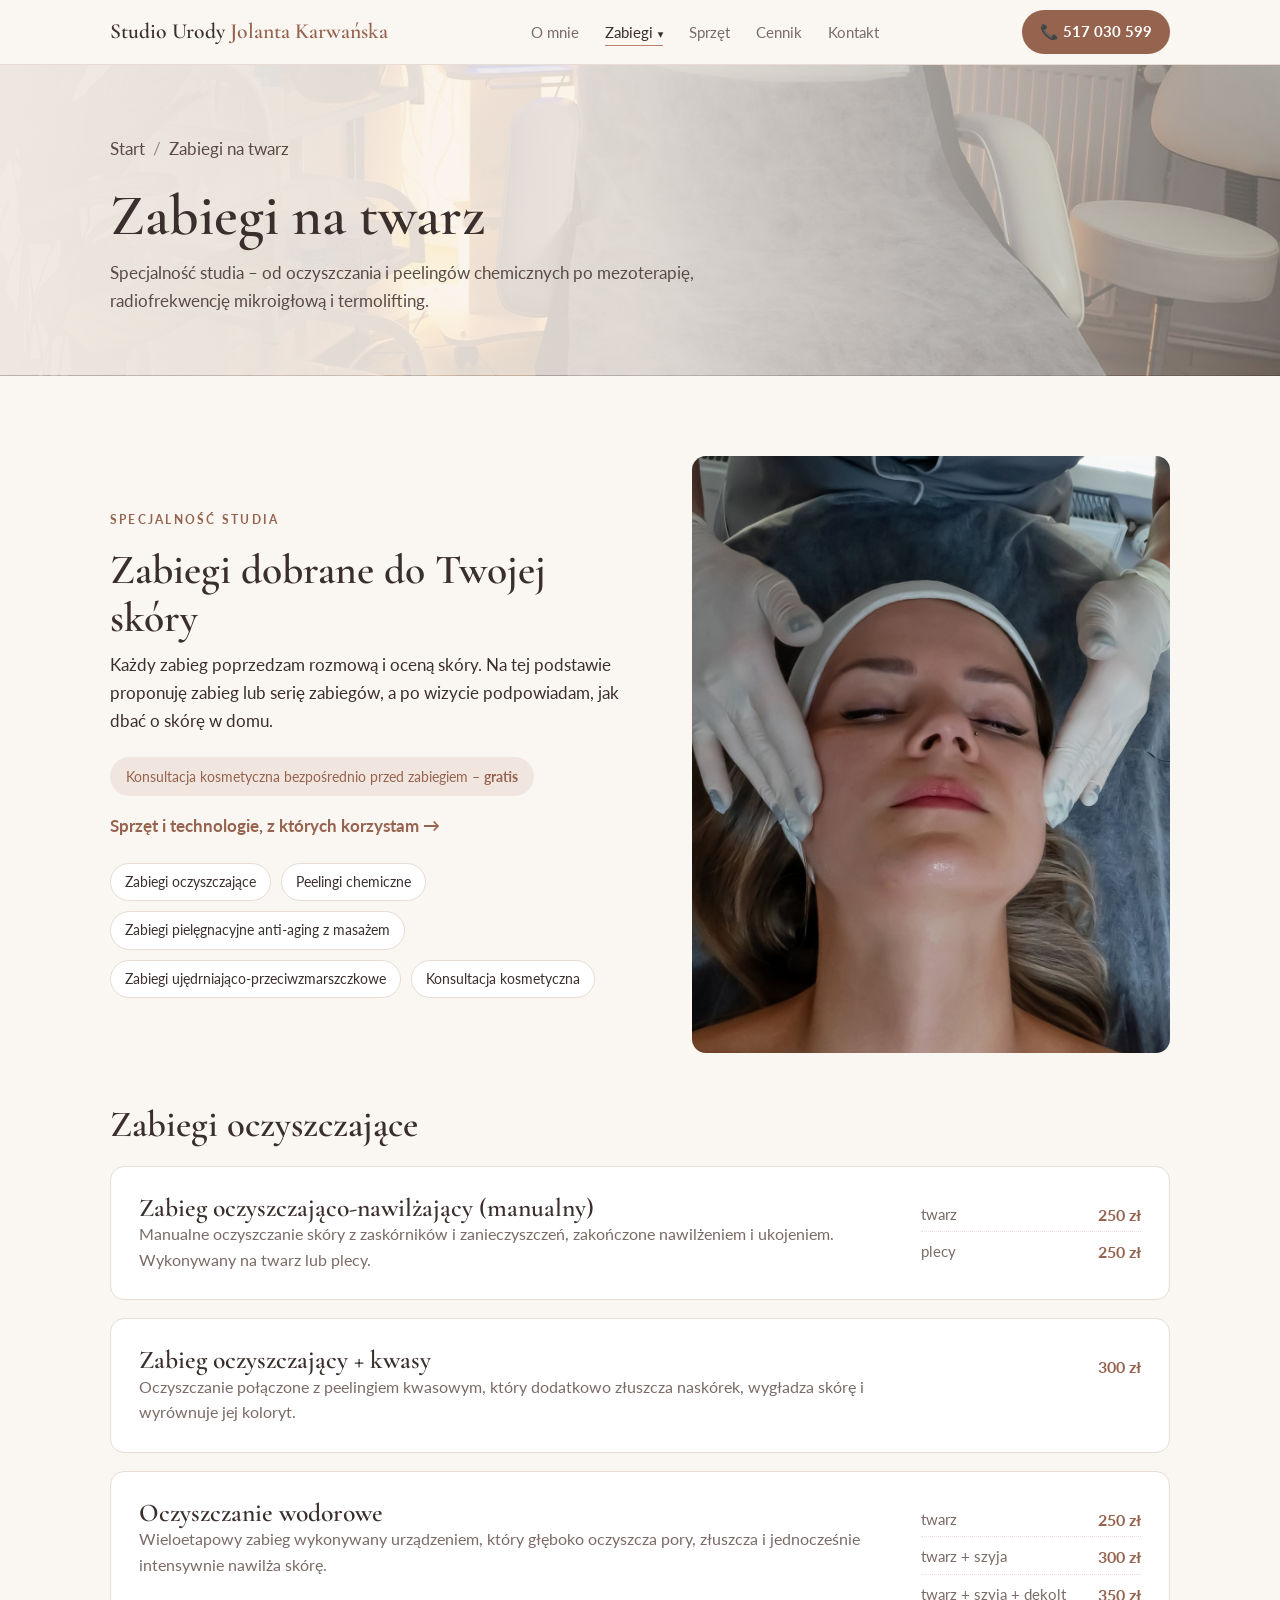
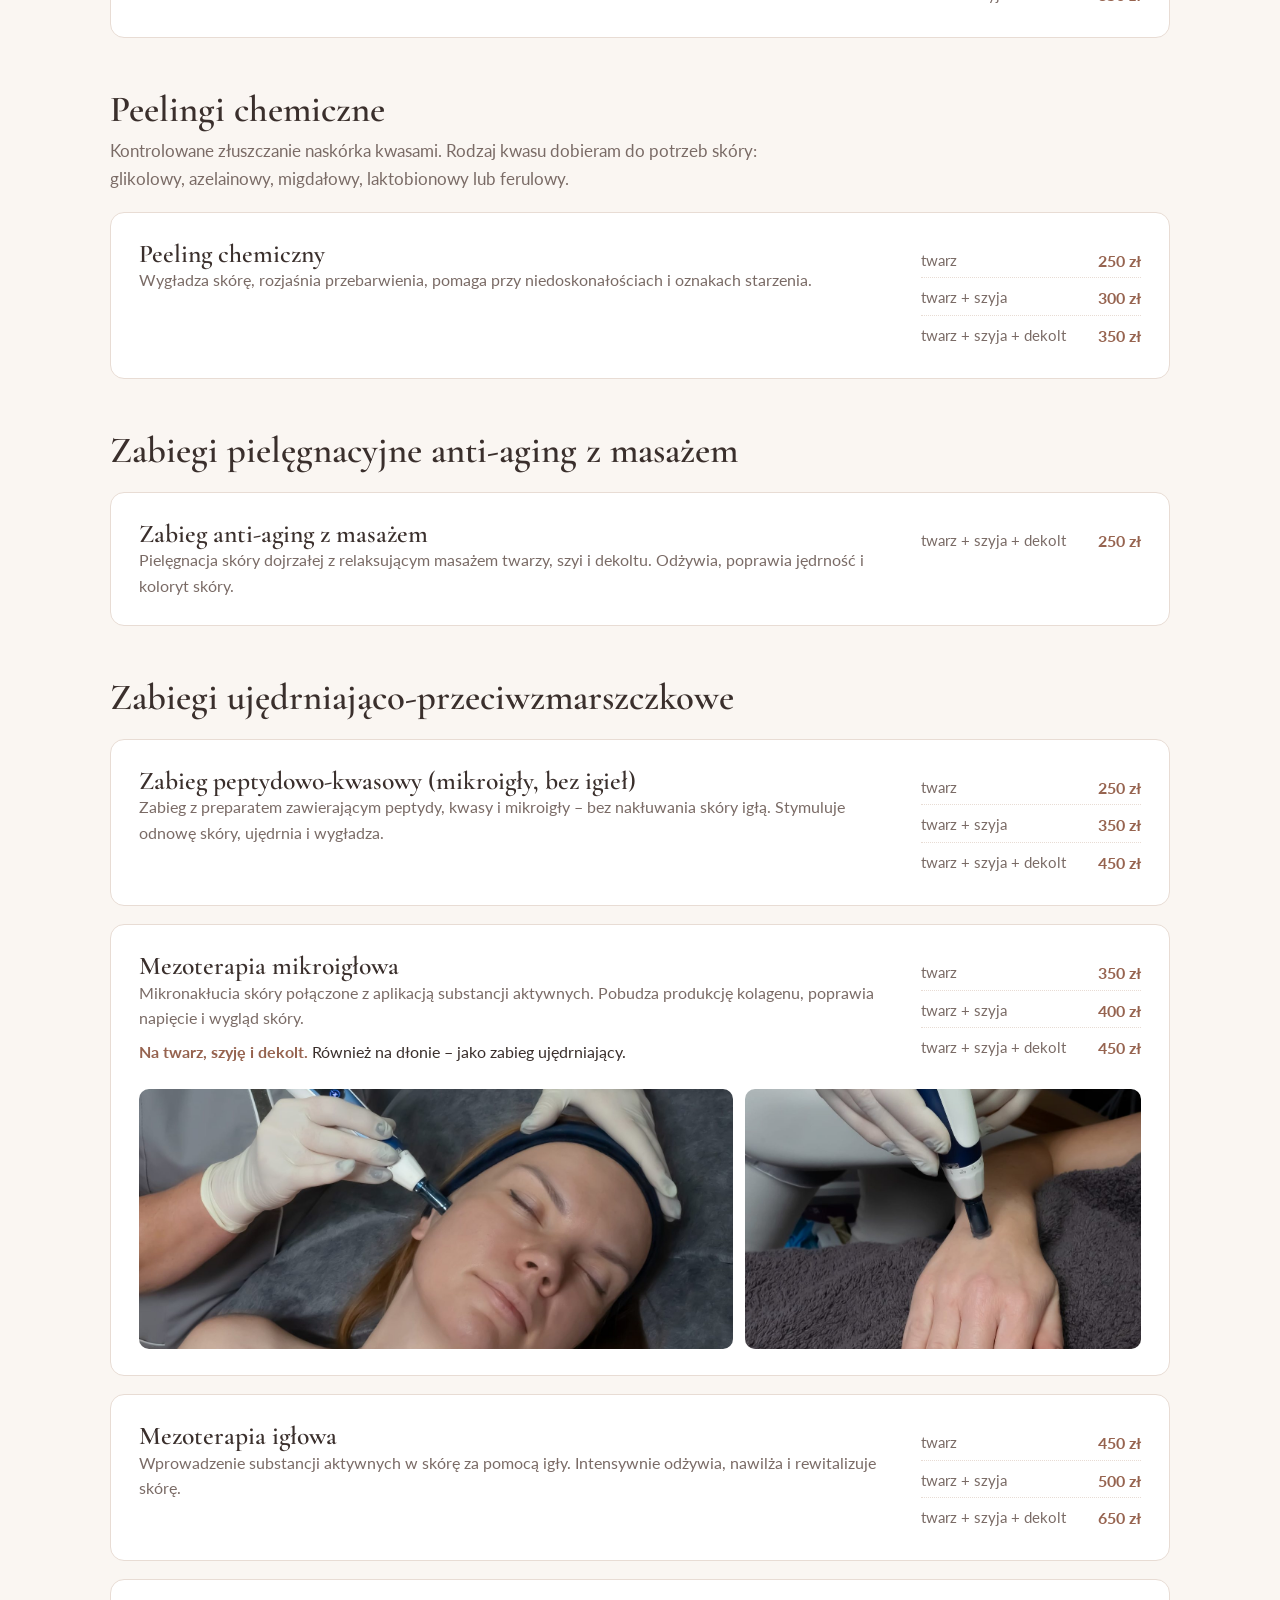
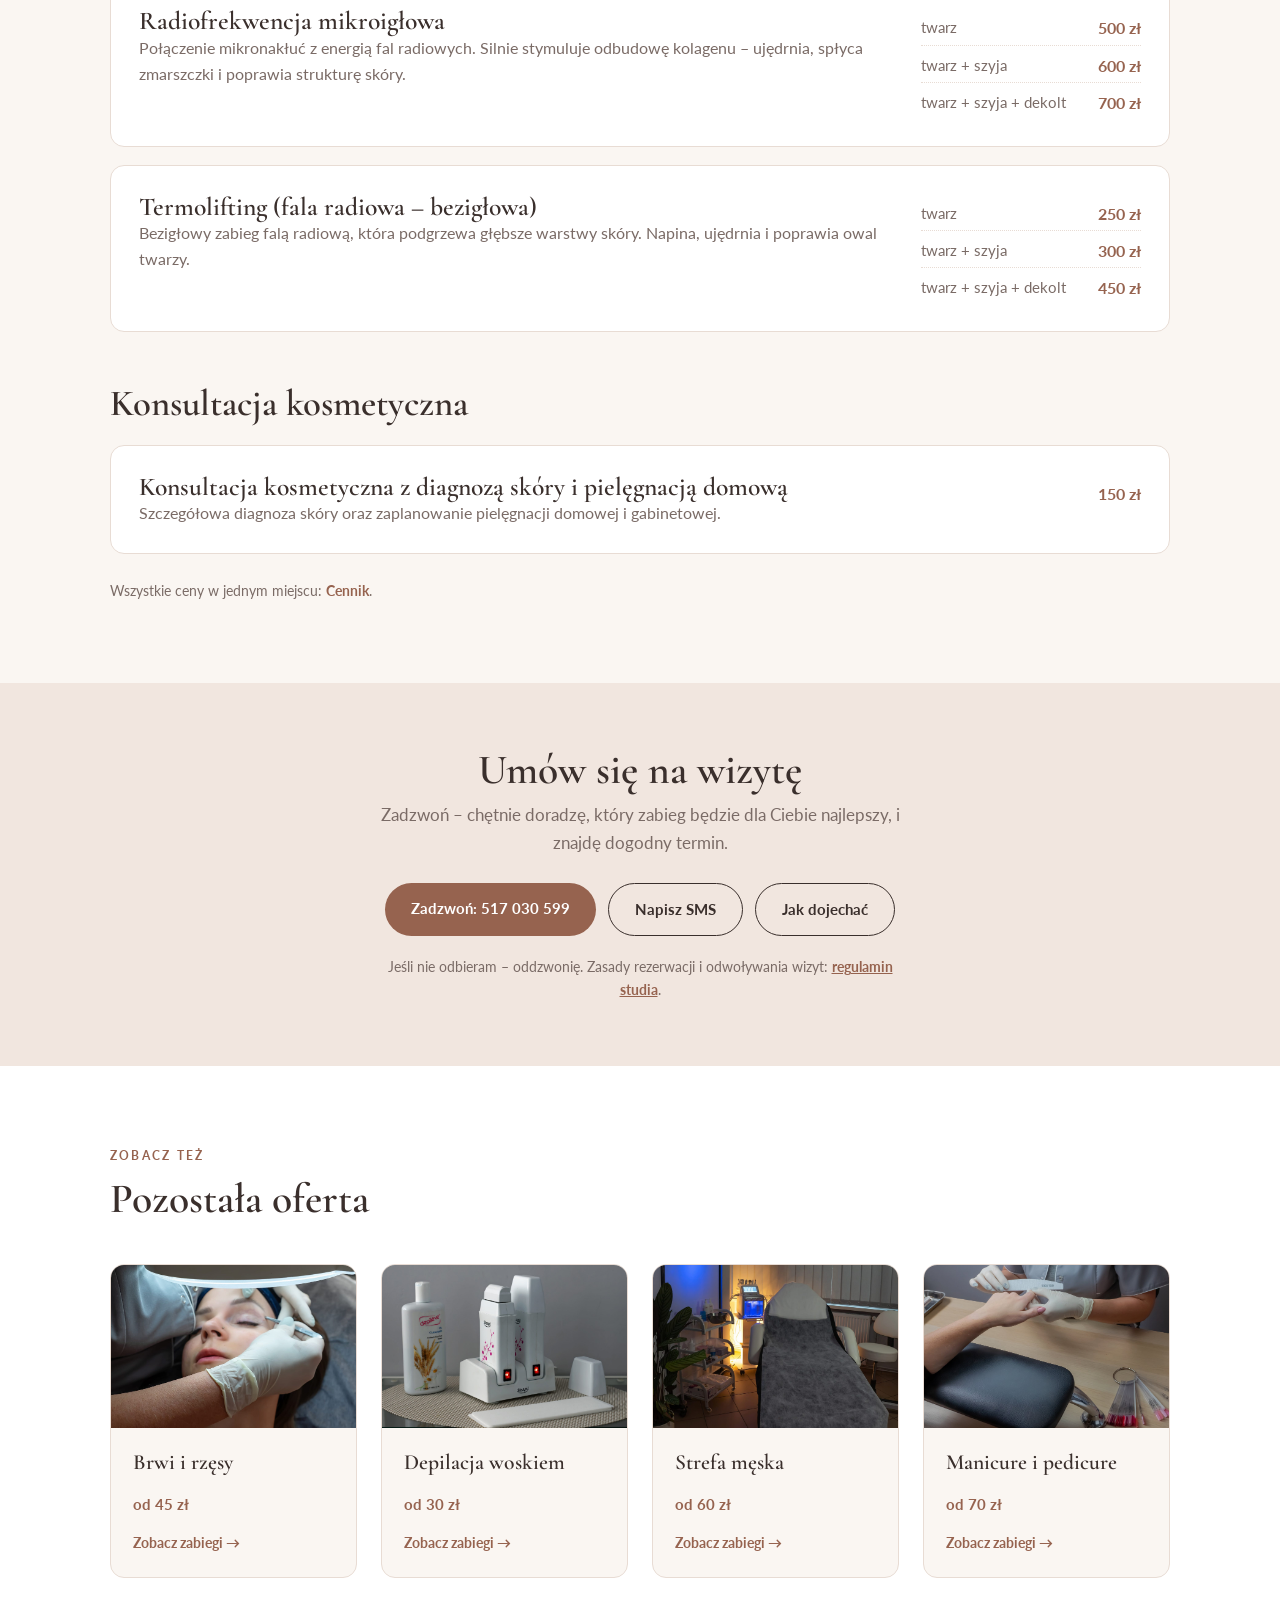
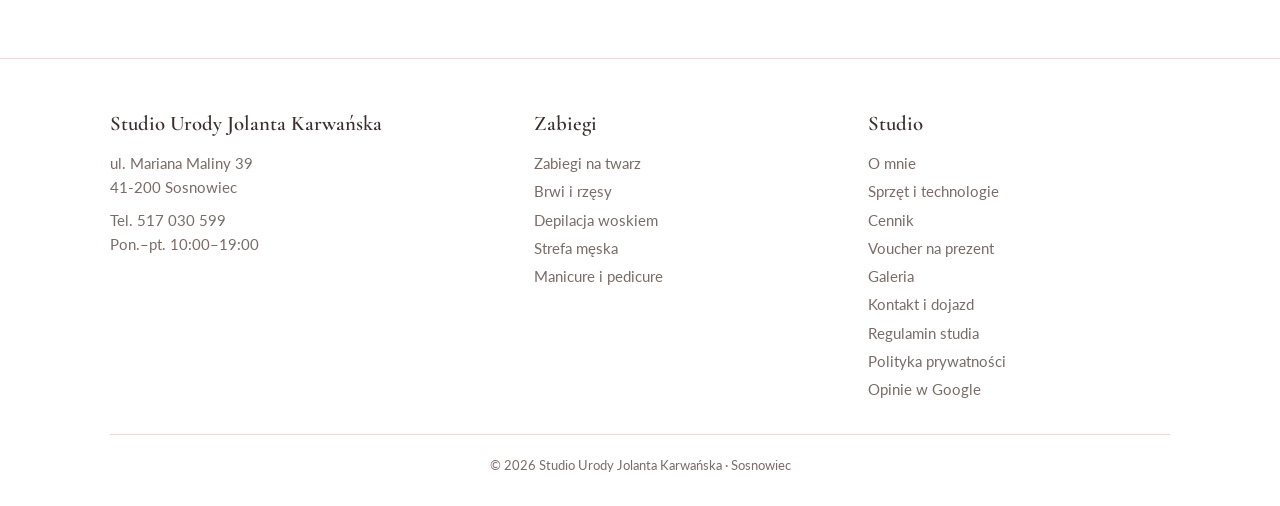
<file: zabiegi-na-twarz.html>
<!doctype html>
<html lang="pl">
<head>
<meta charset="utf-8">
<meta name="viewport" content="width=device-width, initial-scale=1">
<link rel="icon" href="favicon.svg" type="image/svg+xml">
<title>Zabiegi na twarz – Studio Urody Jolanta Karwańska, Sosnowiec</title>
<meta name="description" content="Zabiegi na twarz w Sosnowcu: oczyszczanie wodorowe, peelingi chemiczne, mezoterapia mikroigłowa i igłowa, radiofrekwencja mikroigłowa, termolifting. Ceny od 250 zł.">
<meta property="og:title" content="Zabiegi na twarz – Studio Urody Jolanta Karwańska, Sosnowiec">
<meta property="og:description" content="Zabiegi na twarz w Sosnowcu: oczyszczanie wodorowe, peelingi chemiczne, mezoterapia mikroigłowa i igłowa, radiofrekwencja mikroigłowa, termolifting. Ceny od 250 zł.">
<meta property="og:type" content="website">
<link rel="preconnect" href="https://fonts.googleapis.com">
<link rel="preconnect" href="https://fonts.gstatic.com" crossorigin>
<link href="https://fonts.googleapis.com/css2?family=Cormorant+Garamond:wght@500;600&family=Lato:wght@400;700&display=swap" rel="stylesheet">
<link rel="stylesheet" href="css/style.css?v=20261118c">

</head>
<body>

<header>
  <div class="wrap nav">
    <a href="index.html" class="logo">Studio Urody <span>Jolanta Karwańska</span></a>
    <button type="button" class="burger" aria-label="Menu" aria-expanded="false" aria-controls="menu"><span></span><span></span><span></span></button>
    <ul class="menu" id="menu">
      <li><a href="o-mnie.html">O mnie</a></li>
      <li class="has-sub"><button type="button" class="sub-toggle active" aria-expanded="false" aria-controls="submenu">Zabiegi</button>
        <ul class="submenu" id="submenu">
          <li><a href="zabiegi-na-twarz.html" class="active" aria-current="page">Zabiegi na twarz</a></li>
          <li><a href="brwi-i-rzesy.html">Brwi i rzęsy</a></li>
          <li><a href="depilacja.html">Depilacja woskiem</a></li>
          <li><a href="strefa-meska.html">Strefa męska</a></li>
          <li><a href="manicure-pedicure.html">Manicure i pedicure</a></li>
        </ul>
      </li>
      <li><a href="sprzet.html">Sprzęt</a></li>
      <li><a href="cennik.html">Cennik</a></li>
      <li><a href="kontakt.html">Kontakt</a></li>
    </ul>
    <a class="btn" href="tel:+48517030599" aria-label="Zadzwoń: 517 030 599">📞 517 030 599</a>
  </div>
</header>

<main>
<section class="page-hero" style="background-image:linear-gradient(90deg,rgba(250,243,236,.95) 0%,rgba(250,243,236,.85) 50%,rgba(250,243,236,.35) 100%),url('images/gabinet-twarz.jpg');background-position:center">
  <div class="wrap">
    <p class="crumbs"><a href="index.html">Start</a><span>/</span>Zabiegi na twarz</p>
    <h1>Zabiegi na twarz</h1>
    <p>Specjalność studia – od oczyszczania i peelingów chemicznych po mezoterapię, radiofrekwencję mikroigłową i termolifting.</p>
  </div>
</section>

<section class="page-body">
  <div class="wrap">
    <div class="offer-intro">
      <div>
        <p class="eyebrow">Specjalność studia</p>
        <h2>Zabiegi dobrane do Twojej skóry</h2>
        <p>Każdy zabieg poprzedzam rozmową i oceną skóry. Na tej podstawie proponuję zabieg lub serię zabiegów, a po wizycie podpowiadam, jak dbać o skórę w domu.</p>
        <p class="badge">Konsultacja kosmetyczna bezpośrednio przed zabiegiem – <strong>gratis</strong></p>
        <p><a class="text-link" href="sprzet.html">Sprzęt i technologie, z których korzystam →</a></p>
        <nav class="toc" aria-label="Spis zabiegów"><a href="#oczyszczajace">Zabiegi oczyszczające</a><a href="#peelingi">Peelingi chemiczne</a><a href="#anti-aging">Zabiegi pielęgnacyjne anti-aging z masażem</a><a href="#ujedrniajace">Zabiegi ujędrniająco-przeciwzmarszczkowe</a><a href="#konsultacja">Konsultacja kosmetyczna</a></nav>
      </div>
      <img src="images/zabieg-twarz-masaz.jpg" alt="Masaż twarzy podczas zabiegu" class="tall" style="object-position:center 35%">
    </div>
    <h2 class="group-title" id="oczyszczajace">Zabiegi oczyszczające</h2>
    <div class="treatments">
      <article class="treatment" id="oczyszczajaco-nawilzajacy">
        <div><h3>Zabieg oczyszczająco-nawilżający (manualny)</h3>
        <p>Manualne oczyszczanie skóry z zaskórników i zanieczyszczeń, zakończone nawilżeniem i ukojeniem. Wykonywany na twarz lub plecy.</p></div>
        <ul class="prices"><li><span>twarz</span> <strong>250 zł</strong></li><li><span>plecy</span> <strong>250 zł</strong></li></ul>
      </article>
      <article class="treatment" id="oczyszczajacy-kwasy">
        <div><h3>Zabieg oczyszczający + kwasy</h3>
        <p>Oczyszczanie połączone z peelingiem kwasowym, który dodatkowo złuszcza naskórek, wygładza skórę i wyrównuje jej koloryt.</p></div>
        <ul class="prices"><li class="single"><strong>300 zł</strong></li></ul>
      </article>
      <article class="treatment" id="oczyszczanie-wodorowe">
        <div><h3>Oczyszczanie wodorowe</h3>
        <p>Wieloetapowy zabieg wykonywany urządzeniem, który głęboko oczyszcza pory, złuszcza i jednocześnie intensywnie nawilża skórę.</p></div>
        <ul class="prices"><li><span>twarz</span> <strong>250 zł</strong></li><li><span>twarz + szyja</span> <strong>300 zł</strong></li><li><span>twarz + szyja + dekolt</span> <strong>350 zł</strong></li></ul>
      </article>
    </div>
    <h2 class="group-title" id="peelingi">Peelingi chemiczne</h2>
    <p class="group-desc">Kontrolowane złuszczanie naskórka kwasami. Rodzaj kwasu dobieram do potrzeb skóry: glikolowy, azelainowy, migdałowy, laktobionowy lub ferulowy.</p>
    <div class="treatments">
      <article class="treatment" id="peeling-chemiczny">
        <div><h3>Peeling chemiczny</h3>
        <p>Wygładza skórę, rozjaśnia przebarwienia, pomaga przy niedoskonałościach i oznakach starzenia.</p></div>
        <ul class="prices"><li><span>twarz</span> <strong>250 zł</strong></li><li><span>twarz + szyja</span> <strong>300 zł</strong></li><li><span>twarz + szyja + dekolt</span> <strong>350 zł</strong></li></ul>
      </article>
    </div>
    <h2 class="group-title" id="anti-aging">Zabiegi pielęgnacyjne anti-aging z masażem</h2>
    <div class="treatments">
      <article class="treatment" id="anti-aging-masaz">
        <div><h3>Zabieg anti-aging z masażem</h3>
        <p>Pielęgnacja skóry dojrzałej z relaksującym masażem twarzy, szyi i dekoltu. Odżywia, poprawia jędrność i koloryt skóry.</p></div>
        <ul class="prices"><li><span>twarz + szyja + dekolt</span> <strong>250 zł</strong></li></ul>
      </article>
    </div>
    <h2 class="group-title" id="ujedrniajace">Zabiegi ujędrniająco-przeciwzmarszczkowe</h2>
    <div class="treatments">
      <article class="treatment" id="peptydowo-kwasowy">
        <div><h3>Zabieg peptydowo-kwasowy (mikroigły, bez igieł)</h3>
        <p>Zabieg z preparatem zawierającym peptydy, kwasy i mikroigły – bez nakłuwania skóry igłą. Stymuluje odnowę skóry, ujędrnia i wygładza.</p></div>
        <ul class="prices"><li><span>twarz</span> <strong>250 zł</strong></li><li><span>twarz + szyja</span> <strong>350 zł</strong></li><li><span>twarz + szyja + dekolt</span> <strong>450 zł</strong></li></ul>
      </article>
      <article class="treatment has-pics" id="mezoterapia-mikroiglowa">
        <div><h3>Mezoterapia mikroigłowa</h3>
        <p>Mikronakłucia skóry połączone z aplikacją substancji aktywnych. Pobudza produkcję kolagenu, poprawia napięcie i wygląd skóry.</p>
        <p class="treatment-areas"><strong>Na twarz, szyję i dekolt.</strong> Również na dłonie – jako zabieg ujędrniający.</p></div>
        <ul class="prices"><li><span>twarz</span> <strong>350 zł</strong></li><li><span>twarz + szyja</span> <strong>400 zł</strong></li><li><span>twarz + szyja + dekolt</span> <strong>450 zł</strong></li></ul>
        <div class="treatment-pics">
          <img src="images/mezoterapia-twarz.jpg" alt="Mezoterapia mikroigłowa na twarz" loading="lazy">
          <img src="images/mezoterapia-dlonie.jpg" alt="Mezoterapia mikroigłowa na dłonie – zabieg ujędrniający" loading="lazy">
        </div>
      </article>
      <article class="treatment" id="mezoterapia-iglowa">
        <div><h3>Mezoterapia igłowa</h3>
        <p>Wprowadzenie substancji aktywnych w skórę za pomocą igły. Intensywnie odżywia, nawilża i rewitalizuje skórę.</p></div>
        <ul class="prices"><li><span>twarz</span> <strong>450 zł</strong></li><li><span>twarz + szyja</span> <strong>500 zł</strong></li><li><span>twarz + szyja + dekolt</span> <strong>650 zł</strong></li></ul>
      </article>
      <article class="treatment" id="radiofrekwencja-mikroiglowa">
        <div><h3>Radiofrekwencja mikroigłowa</h3>
        <p>Połączenie mikronakłuć z energią fal radiowych. Silnie stymuluje odbudowę kolagenu – ujędrnia, spłyca zmarszczki i poprawia strukturę skóry.</p></div>
        <ul class="prices"><li><span>twarz</span> <strong>500 zł</strong></li><li><span>twarz + szyja</span> <strong>600 zł</strong></li><li><span>twarz + szyja + dekolt</span> <strong>700 zł</strong></li></ul>
      </article>
      <article class="treatment" id="termolifting">
        <div><h3>Termolifting (fala radiowa – bezigłowa)</h3>
        <p>Bezigłowy zabieg falą radiową, która podgrzewa głębsze warstwy skóry. Napina, ujędrnia i poprawia owal twarzy.</p></div>
        <ul class="prices"><li><span>twarz</span> <strong>250 zł</strong></li><li><span>twarz + szyja</span> <strong>300 zł</strong></li><li><span>twarz + szyja + dekolt</span> <strong>450 zł</strong></li></ul>
      </article>
    </div>
    <h2 class="group-title" id="konsultacja">Konsultacja kosmetyczna</h2>
    <div class="treatments">
      <article class="treatment" id="konsultacja-kosmetyczna">
        <div><h3>Konsultacja kosmetyczna z diagnozą skóry i pielęgnacją domową</h3>
        <p>Szczegółowa diagnoza skóry oraz zaplanowanie pielęgnacji domowej i gabinetowej.</p></div>
        <ul class="prices"><li class="single"><strong>150 zł</strong></li></ul>
      </article>
    </div>
    <p class="note">Wszystkie ceny w jednym miejscu: <a class="text-link" href="cennik.html">Cennik</a>.</p>
  </div>
</section>

<section class="cta-band">
  <div class="wrap">
    <h2>Umów się na wizytę</h2>
    <p>Zadzwoń – chętnie doradzę, który zabieg będzie dla Ciebie najlepszy, i znajdę dogodny termin.</p>
    <div class="cta">
      <a class="btn" href="tel:+48517030599">Zadzwoń: 517 030 599</a>
      <a class="btn ghost" href="sms:+48517030599">Napisz SMS</a>
      <a class="btn ghost" href="kontakt.html">Jak dojechać</a>
    </div>
    <p class="cta-note">Jeśli nie odbieram – oddzwonię. Zasady rezerwacji i odwoływania wizyt: <a href="regulamin.html">regulamin studia</a>.</p>
  </div>
</section>

<section class="bg-surface">
  <div class="wrap">
    <p class="eyebrow">Zobacz też</p>
    <h2>Pozostała oferta</h2>
    <div class="grid four">
      <a class="card" href="brwi-i-rzesy.html">
        <img src="images/brwi-regulacja.jpg" alt="Regulacja brwi w Studiu Urody" loading="lazy" style="object-position:60% 35%">
        <div class="body"><h3>Brwi i rzęsy</h3><p class="price">od 45 zł</p><span class="more-link">Zobacz zabiegi →</span></div>
      </a>
      <a class="card" href="depilacja.html">
        <img src="images/sprzet-wosk.jpg" alt="Podgrzewacze wosku do depilacji w studiu" loading="lazy">
        <div class="body"><h3>Depilacja woskiem</h3><p class="price">od 30 zł</p><span class="more-link">Zobacz zabiegi →</span></div>
      </a>
      <a class="card" href="strefa-meska.html">
        <img src="images/gabinet-twarz.jpg" alt="Gabinet do zabiegów na twarz" loading="lazy">
        <div class="body"><h3>Strefa męska</h3><p class="price">od 60 zł</p><span class="more-link">Zobacz zabiegi →</span></div>
      </a>
      <a class="card" href="manicure-pedicure.html">
        <img src="images/manicure.jpg" alt="Manicure w Studiu Urody" loading="lazy" style="object-position:center 20%">
        <div class="body"><h3>Manicure i pedicure</h3><p class="price">od 70 zł</p><span class="more-link">Zobacz zabiegi →</span></div>
      </a>
    </div>
  </div>
</section>
</main>

<footer>
  <div class="wrap">
    <div class="foot-grid">
      <div>
        <h4>Studio Urody Jolanta Karwańska</h4>
        <p>ul. Mariana Maliny 39<br>41-200 Sosnowiec</p>
        <p style="margin-top:8px">Tel. <a href="tel:+48517030599">517 030 599</a></p>
        <p>Pon.–pt. 10:00–19:00</p>
      </div>
      <div>
        <h4>Zabiegi</h4>
        <ul>
          <li><a href="zabiegi-na-twarz.html">Zabiegi na twarz</a></li>
          <li><a href="brwi-i-rzesy.html">Brwi i rzęsy</a></li>
          <li><a href="depilacja.html">Depilacja woskiem</a></li>
          <li><a href="strefa-meska.html">Strefa męska</a></li>
          <li><a href="manicure-pedicure.html">Manicure i pedicure</a></li>
        </ul>
      </div>
      <div>
        <h4>Studio</h4>
        <ul>
          <li><a href="o-mnie.html">O mnie</a></li>
          <li><a href="sprzet.html">Sprzęt i technologie</a></li>
          <li><a href="cennik.html">Cennik</a></li>
          <li><a href="index.html#voucher">Voucher na prezent</a></li>
          <li><a href="galeria.html">Galeria</a></li>
          <li><a href="kontakt.html">Kontakt i dojazd</a></li>
          <li><a href="regulamin.html">Regulamin studia</a></li>
          <li><a href="polityka-prywatnosci.html">Polityka prywatności</a></li>
          <li><a href="https://www.google.com/maps/place/?q=place_id:0x4716db707ce4283d:0x640114ca1b126993" target="_blank" rel="noopener">Opinie w Google</a></li>
        </ul>
      </div>
    </div>
    <p class="copy">© 2026 Studio Urody Jolanta Karwańska · Sosnowiec</p>
  </div>
</footer>

<a class="btn call-fab" href="tel:+48517030599">📞 Zadzwoń i umów wizytę</a>

<script>
(function(){
var b=document.querySelector('.burger'),m=document.getElementById('menu'),t=document.querySelector('.sub-toggle'),li=t&&t.parentNode;
function set(el,btn,o){el.classList.toggle('open',o);btn.setAttribute('aria-expanded',o);}
if(b&&m)b.addEventListener('click',function(){set(m,b,!m.classList.contains('open'));});
if(t)t.addEventListener('click',function(e){e.stopPropagation();set(li,t,!li.classList.contains('open'));});
document.addEventListener('click',function(e){if(li&&!li.contains(e.target))set(li,t,false);});
document.addEventListener('keydown',function(e){if(e.key!=='Escape')return;
 if(li&&li.classList.contains('open')){set(li,t,false);t.focus();}
 else if(m&&m.classList.contains('open')){set(m,b,false);b.focus();}});
})();
</script>
</body>
</html>
</file>
<file: css/style.css>
/* Studio Urody Jolanta Karwańska – wspólne style (projekt v1) */
:root{
  --bg:#faf6f2; --surface:#ffffff; --ink:#3a2f2c; --muted:#7a6b66;
  --accent:#b9846f; --accent-dark:#96634f; --soft:#f1e6df; --line:#e8dcd4;
  --radius:14px; --max:1100px;
}
*{box-sizing:border-box;margin:0;padding:0}
html{scroll-behavior:smooth}
body{font-family:Lato,system-ui,sans-serif;background:var(--bg);color:var(--ink);line-height:1.65;font-size:17px}
img{display:block;max-width:100%}
a{color:inherit}
h1,h2,h3{font-family:"Cormorant Garamond",Georgia,serif;font-weight:600;line-height:1.15}
h2{font-size:clamp(2rem,4vw,2.6rem);margin-bottom:.5rem}
.wrap{max-width:var(--max);margin:0 auto;padding:0 20px}
section{padding:80px 0}
.eyebrow{text-transform:uppercase;letter-spacing:.18em;font-size:.78rem;color:var(--accent-dark);font-weight:700;margin-bottom:.6rem}
.lead{color:var(--muted);max-width:640px}
.text-link{color:var(--accent-dark);font-weight:700;text-decoration:none}
.text-link:hover{text-decoration:underline}
.bg-surface{background:var(--surface)}
.bg-soft{background:var(--soft)}

/* ---------- header / nawigacja ---------- */
header{position:sticky;top:0;z-index:30;background:rgba(250,246,242,.95);backdrop-filter:blur(8px);border-bottom:1px solid var(--line)}
.nav{display:flex;align-items:center;justify-content:space-between;height:64px;gap:20px}
.logo{font-family:"Cormorant Garamond",serif;font-size:1.35rem;font-weight:600;text-decoration:none;white-space:nowrap}
.logo span{color:var(--accent-dark)}
.menu{display:flex;align-items:center;gap:26px;list-style:none}
.menu a{text-decoration:none;font-size:.95rem;color:var(--muted)}
.menu a:hover,.menu a.active{color:var(--ink)}
.menu a.active{border-bottom:1.5px solid var(--accent)}
.has-sub{position:relative}
.sub-toggle{background:none;border:0;padding:0;font:inherit;font-size:.95rem;color:var(--muted);cursor:pointer}
.sub-toggle:hover,.sub-toggle.active{color:var(--ink)}
.sub-toggle.active{border-bottom:1.5px solid var(--accent)}
.sub-toggle::after{content:"▾";font-size:.7rem;margin-left:5px}
.submenu a.active{color:var(--accent-dark);font-weight:700}
.submenu{display:none;position:absolute;top:100%;left:-18px;min-width:230px;list-style:none;background:var(--surface);
  border:1px solid var(--line);border-radius:12px;padding:10px 0;box-shadow:0 12px 30px rgba(58,47,44,.10)}
.submenu a{display:block;padding:8px 18px;border:0!important}
.submenu a:hover{background:var(--bg)}
.has-sub:hover .submenu,.has-sub.open .submenu{display:block}
.has-sub::before{content:"";position:absolute;left:0;right:0;top:100%;height:12px} /* mostek dla hover */
.burger{display:none;background:none;border:0;padding:0 9px;color:inherit}

.btn{display:inline-block;background:var(--accent-dark);color:#fff;text-decoration:none;padding:13px 26px;border-radius:999px;font-weight:700;font-size:.95rem;transition:background .2s;border:0;cursor:pointer}
.btn:hover{background:#7a4f3e}
.btn.ghost{background:transparent;color:var(--ink);border:1px solid var(--ink)}
.btn.ghost:hover{background:var(--ink);color:#fff}
.nav .btn{padding:9px 18px}

@media (max-width:860px){
  .burger{display:flex;flex-direction:column;justify-content:center;gap:5px;width:42px;height:42px;cursor:pointer;margin-left:auto}
  .burger span{display:block;height:2px;background:var(--ink);border-radius:2px}
  .menu{display:none;position:absolute;top:64px;left:0;right:0;flex-direction:column;align-items:stretch;gap:0;
    background:var(--bg);border-bottom:1px solid var(--line);padding:8px 20px 18px;box-shadow:0 14px 24px rgba(58,47,44,.08)}
  .menu > li > a{display:block;padding:12px 0;font-size:1.05rem;border-bottom:1px solid var(--line)}
  .menu a.active{border-bottom:1px solid var(--line);color:var(--accent-dark)}
  .sub-toggle{display:block;width:100%;text-align:left;padding:12px 0 4px;font-size:.8rem;text-transform:uppercase;letter-spacing:.15em;border:0!important;cursor:default}
  .sub-toggle::after{content:""}
  .submenu{display:block;position:static;box-shadow:none;border:0;background:transparent;padding:0 0 6px 14px;min-width:0}
  .submenu a{padding:8px 0;font-size:.98rem}
  .has-sub::before{display:none}
  .menu.open{display:flex}
  .nav > .btn{display:none}
}

/* ---------- hero (strona główna) ---------- */
.hero{padding:0;position:relative;min-height:78vh;display:flex;align-items:center;color:var(--ink);
  background:linear-gradient(90deg,rgba(250,243,236,.92) 0%,rgba(250,243,236,.75) 45%,rgba(250,243,236,0) 75%),
  url("../images/gabinet-twarz.jpg") right center/cover}
.hero .wrap{width:100%}
.hero h1{font-size:clamp(2.6rem,6.5vw,4.4rem);max-width:640px;margin-bottom:1rem}
.hero p{max-width:520px;font-size:1.1rem;color:#5a4a45;margin-bottom:2rem}
.cta{display:flex;gap:12px;flex-wrap:wrap}
.rating{margin-top:2rem;font-size:.95rem}
.rating b{color:#e0a838;letter-spacing:2px}
@media (max-width:760px){.hero{background:linear-gradient(rgba(250,243,236,.85),rgba(250,243,236,.85)),url("../images/gabinet-twarz.jpg") right center/cover}}

/* ---------- nagłówek podstron ---------- */
.page-hero{padding:70px 0 60px;background-size:cover;background-position:center}
.page-hero h1{font-size:clamp(2.4rem,5.5vw,3.6rem);margin-bottom:.6rem}
.page-hero p{max-width:600px;color:#5a4a45;font-size:1.08rem}
.crumbs{font-size:.85rem;color:var(--muted);margin-bottom:1.2rem}
.crumbs a{text-decoration:none}
.crumbs a:hover{color:var(--ink)}
.crumbs span{margin:0 8px;opacity:.6}

/* ---------- o mnie ---------- */
.about{display:grid;grid-template-columns:1fr 1.1fr;gap:56px;align-items:center}
.about.reverse{grid-template-columns:1.1fr 1fr}
.about.reverse img{order:2}
.about img{border-radius:var(--radius);aspect-ratio:4/5;object-fit:cover;object-position:center 20%;width:100%}
.about img.landscape{aspect-ratio:4/3;object-position:0% center}
.about p{margin-bottom:1rem}
.facts{display:flex;gap:28px;margin-top:1.5rem;flex-wrap:wrap}
.facts div{border-left:2px solid var(--accent);padding-left:14px}
.facts strong{display:block;font-family:"Cormorant Garamond",serif;font-size:1.6rem}
.facts span{font-size:.88rem;color:var(--muted)}
@media (max-width:820px){.about,.about.reverse{grid-template-columns:1fr;gap:32px}.about.reverse img{order:0}.about img{aspect-ratio:4/3}}

/* ---------- karty ---------- */
.grid{display:grid;grid-template-columns:repeat(auto-fill,minmax(300px,1fr));gap:24px;margin-top:2.5rem}
.grid.two{grid-template-columns:repeat(auto-fill,minmax(420px,1fr))}
@media (max-width:520px){.grid.two{grid-template-columns:1fr}}
.card{background:var(--bg);border-radius:var(--radius);overflow:hidden;border:1px solid var(--line);display:flex;flex-direction:column}
.bg-soft .card,.page-body .card{background:var(--surface)}
a.card{text-decoration:none;transition:transform .2s,box-shadow .2s}
a.card:hover{transform:translateY(-3px);box-shadow:0 14px 28px rgba(58,47,44,.08)}
.card img{aspect-ratio:3/2;object-fit:cover;width:100%}
.card .body{padding:22px;flex:1;display:flex;flex-direction:column}
.card h3{font-size:1.55rem;margin-bottom:.35rem}
.card p{color:var(--muted);font-size:.95rem}
.card .more-link{margin-top:auto;padding-top:14px;font-size:.9rem;font-weight:700;color:var(--accent-dark)}
.price{margin-top:12px;font-size:.88rem;color:var(--accent-dark);font-weight:700}

/* ---------- lista zabiegów ---------- */
.offer-intro{display:grid;grid-template-columns:1.1fr 1fr;gap:56px;align-items:center}
.offer-intro img{border-radius:var(--radius);aspect-ratio:4/3;object-fit:cover;width:100%}
.offer-intro img.tall{aspect-ratio:4/5;object-position:center 30%;max-height:620px}
.about img[src*="portret"]{object-position:center 15%}
.gallery.full img[src*="pani-jola"],.gallery.full img[src*="zabieg-"]{object-position:center 30%}
.offer-intro p{margin-bottom:1rem}
@media (max-width:820px){.offer-intro{grid-template-columns:1fr;gap:32px}}
.toc{display:flex;flex-wrap:wrap;gap:10px;margin-top:1.4rem}
.toc a{font-size:.85rem;text-decoration:none;padding:7px 14px;border:1px solid var(--line);border-radius:999px;background:var(--surface)}
.toc a:hover{border-color:var(--accent);color:var(--accent-dark)}
.treatments{display:grid;gap:18px;margin-top:2.5rem}
.treatment{background:var(--surface);border:1px solid var(--line);border-radius:var(--radius);padding:26px 28px;
  display:grid;grid-template-columns:1fr auto;gap:8px 32px;align-items:start;scroll-margin-top:90px}
.treatment h3{font-size:1.6rem}
.treatment p{color:var(--muted);font-size:.97rem;grid-column:1}
.treatment ul{grid-column:1;margin:.3rem 0 0 1.1rem;color:var(--muted);font-size:.95rem}
.treatment .meta{grid-column:2;grid-row:1 / span 3;text-align:right;font-size:.88rem;color:var(--muted);white-space:nowrap;padding-top:6px}
.treatment .meta strong{display:block;color:var(--accent-dark);font-size:1rem}
@media (max-width:640px){.treatment{grid-template-columns:1fr}.treatment .meta{grid-column:1;grid-row:auto;text-align:left;padding-top:8px;border-top:1px solid var(--line);margin-top:8px;display:flex;gap:18px}}
.note{margin-top:1.6rem;font-size:.9rem;color:var(--muted)}

/* ---------- opinie ---------- */
.reviews{background:var(--soft)}
.quotes{display:grid;grid-template-columns:repeat(auto-fit,minmax(260px,1fr));gap:22px;margin-top:2.5rem}
blockquote{background:var(--surface);padding:26px;border-radius:var(--radius)}
blockquote .stars{color:#e0a838;letter-spacing:2px;margin-bottom:.6rem}
blockquote p{font-style:italic}
blockquote cite{display:block;margin-top:.9rem;font-style:normal;font-size:.88rem;color:var(--muted)}
.reviews .more{margin-top:2rem}

/* ---------- galeria ---------- */
.gallery{display:grid;grid-template-columns:repeat(4,1fr);gap:12px;margin-top:2.5rem}
.gallery img{border-radius:10px;aspect-ratio:1;object-fit:cover;width:100%}
.gallery .wide{grid-column:span 2;aspect-ratio:auto;height:100%;object-position:20% 60%}
.gallery figure{margin:0}
.gallery.full{grid-template-columns:repeat(3,1fr);gap:16px}
.gallery.full img{aspect-ratio:4/3}
.gallery.full figcaption{font-size:.85rem;color:var(--muted);margin-top:8px}
@media (max-width:760px){.gallery,.gallery.full{grid-template-columns:repeat(2,1fr)}}

/* ---------- pas CTA ---------- */
.cta-band{background:var(--soft);padding:64px 0;text-align:center}
.cta-band h2{margin-bottom:.4rem}
.cta-band p{color:var(--muted);margin:0 auto 1.6rem;max-width:520px}
.cta-band .cta{justify-content:center}

/* ---------- kontakt ---------- */
.contact-grid{display:grid;grid-template-columns:1fr 1.3fr;gap:40px;margin-top:2rem}
.info dl{display:grid;gap:18px}
.info dt{font-size:.78rem;text-transform:uppercase;letter-spacing:.15em;color:var(--muted)}
.info dd{font-size:1.1rem}
.info dd a{text-decoration:none;font-weight:700}
.hours{border-collapse:collapse;width:100%;max-width:300px}
.hours td{padding:3px 0}
.hours td:last-child{text-align:right}
.map{border:0;width:100%;height:100%;min-height:360px;border-radius:var(--radius)}
.entrance{border-radius:var(--radius);aspect-ratio:4/3;object-fit:cover;width:100%;max-width:420px;margin-top:6px}
@media (max-width:820px){.contact-grid{grid-template-columns:1fr}}

/* ---------- stopka ---------- */
footer{background:var(--surface);border-top:1px solid var(--line);padding:48px 0 30px;font-size:.92rem;color:var(--muted)}
.foot-grid{display:grid;grid-template-columns:1.3fr 1fr 1fr;gap:32px}
.foot-grid h4{font-family:"Cormorant Garamond",serif;font-size:1.3rem;color:var(--ink);margin-bottom:.6rem;font-weight:600}
.foot-grid ul{list-style:none;display:grid;gap:4px}
.foot-grid a{text-decoration:none}
.foot-grid a:hover{color:var(--ink)}
.copy{margin-top:32px;padding-top:20px;border-top:1px solid var(--line);font-size:.82rem;text-align:center}
@media (max-width:760px){.foot-grid{grid-template-columns:1fr}}

/* przyklejony przycisk na telefonie */
.call-fab{display:none}
@media (max-width:760px){
  .call-fab{display:block;position:fixed;bottom:16px;left:16px;right:16px;text-align:center;z-index:20;box-shadow:0 6px 20px rgba(0,0,0,.2)}
  footer{padding-bottom:96px}
}

/* ---------- wyróżnione: zabiegi na twarz ---------- */
.featured{display:grid;grid-template-columns:.85fr 1.15fr;gap:56px;align-items:center;background:var(--bg);
  border:1px solid var(--line);border-radius:22px;padding:28px}
.page-body .featured{background:var(--surface)}
.featured img{width:100%;aspect-ratio:4/5;object-fit:cover;object-position:center 30%;border-radius:16px}
.featured h2{font-size:clamp(2.3rem,4.6vw,3.2rem)}
.featured-body p{margin-bottom:1rem}
.featured-body > p:not(.eyebrow){color:#5a4a45}
.checks{list-style:none;display:grid;grid-template-columns:1fr 1fr;gap:8px 20px;margin:.4rem 0 1.8rem}
.checks li{position:relative;padding-left:22px;font-size:.97rem}
.checks li::before{content:"";position:absolute;left:0;top:.62em;width:10px;height:1.5px;background:var(--accent)}
@media (max-width:860px){.featured{grid-template-columns:1fr;gap:28px;padding:18px}.featured img{aspect-ratio:4/3}.checks{grid-template-columns:1fr}}

/* ---------- regulamin ---------- */
.legal{max-width:780px}
.legal h2{font-size:1.7rem;margin:2.2rem 0 .6rem}
.legal h2:first-child{margin-top:0}
.legal ol{padding-left:1.3rem;display:grid;gap:.45rem;color:#4f4340}
.legal li::marker{color:var(--accent-dark);font-weight:700}

.grid.four{grid-template-columns:repeat(auto-fill,minmax(230px,1fr))}
.grid.four .card h3{font-size:1.35rem}

/* ---------- ceny ---------- */
.treatment{grid-template-columns:1fr minmax(220px,auto)}
.treatment > div{grid-column:1}
.treatment > div{grid-row:1}
.treatment .prices{list-style:none;grid-column:2;grid-row:1;min-width:220px;display:grid;gap:4px;margin:0;padding-top:6px;color:inherit;font-size:inherit}
.prices li{display:flex;justify-content:space-between;gap:18px;font-size:.92rem;color:var(--muted);border-bottom:1px dotted var(--line);padding:3px 0}
.prices li:last-child{border-bottom:0}
.prices li strong{color:var(--accent-dark);white-space:nowrap;font-size:1rem}
.prices li.single{justify-content:flex-end;border:0}
/* pojedyncza cena – ten sam styl co pozostałe ceny */
@media (max-width:640px){.treatment{grid-template-columns:1fr}.treatment .prices{grid-column:1;grid-row:auto;min-width:0;border-top:1px solid var(--line);margin-top:10px;padding-top:10px}.prices li.single{justify-content:flex-start}}
.group-title{font-size:clamp(1.8rem,3.4vw,2.3rem);margin:3.2rem 0 .3rem;scroll-margin-top:90px}
.group-desc{color:var(--muted);max-width:720px;margin-bottom:.6rem}
.group-title + .treatments,.group-desc + .treatments{margin-top:1.2rem}
.badge{display:inline-block;background:var(--soft);color:var(--accent-dark);border-radius:999px;padding:8px 16px;font-size:.88rem;margin:.4rem 0 1rem}
.featured .badge{margin:-.6rem 0 1.4rem}

/* ---------- strona cennika ---------- */
.pricelists{max-width:820px}
.pricelist{background:var(--surface);border:1px solid var(--line);border-radius:var(--radius);padding:28px 32px;margin-top:28px}
.pl-title{display:flex;justify-content:space-between;align-items:baseline;gap:16px;flex-wrap:wrap;margin-bottom:.6rem;padding-bottom:.6rem;border-bottom:1.5px solid var(--accent)}
.pl-title h2{font-size:1.9rem;margin:0}
.pl-title a{font-size:.88rem}
.pl-group{font-size:1.3rem;margin:1.4rem 0 .3rem;color:var(--accent-dark)}
.pl-row{display:flex;justify-content:space-between;gap:20px;padding:7px 0;border-bottom:1px dotted var(--line);font-size:.97rem}
.pl-row strong{white-space:nowrap;color:var(--accent-dark);font-size:1rem}
.pl-head{border-bottom:0;padding-bottom:0;font-weight:700}
.pl-sub{padding-left:16px;color:var(--muted)}
@media (max-width:640px){.pricelist{padding:22px 18px}}

/* ---------- sprzęt i technologie ---------- */
.device{display:grid;grid-template-columns:1fr 1fr;gap:56px;align-items:center;margin-top:80px;scroll-margin-top:90px}
.device > img,.device-pics img{width:100%;border-radius:var(--radius);aspect-ratio:3/2;object-fit:cover}
.device > img.tall{aspect-ratio:4/5;max-height:620px;object-position:center 30%}
.device.reverse > :first-child{order:2}
.device-pics{display:grid;grid-template-columns:1fr;gap:14px}
.device-pics img + img{aspect-ratio:16/7}
.device h2{font-size:clamp(1.9rem,3.6vw,2.4rem)}
.device p{margin-bottom:1rem;color:#5a4a45}
.device .eyebrow{color:var(--accent-dark)}
.device-uses{font-size:.85rem;font-weight:700;color:var(--ink)!important;margin:1.4rem 0 .2rem!important}
.device .toc{margin-top:.4rem}
.device-grid{margin-top:1.4rem}
.device-grid .card{background:var(--surface)}
@media (max-width:860px){.device{grid-template-columns:1fr;gap:26px;margin-top:56px}.device.reverse > :first-child{order:0}}

/* ---------- poprawki UX / dostępność (2026-11) ---------- */
a:focus-visible,button:focus-visible,.btn:focus-visible{outline:2px solid var(--accent-dark);outline-offset:3px;border-radius:6px}
.btn:focus-visible{border-radius:999px}
.cta-note{margin-top:1rem;font-size:.88rem;color:var(--muted)}
.cta-note a{color:var(--accent-dark);font-weight:700}
.cta-band .cta-note{margin:1.2rem auto 0}
.pricelists > .toc{margin:.4rem 0 0}
.pricelist{scroll-margin-top:90px}
.info small{font-size:.9rem;color:var(--muted)}
.info dd a[href^="sms:"]{font-weight:400;color:var(--accent-dark)}

/* ---------- voucher ---------- */
.voucher-sec{padding:0 0 80px}
.cennik-page .voucher-sec{padding-top:0}
.voucher{display:flex;align-items:center;justify-content:space-between;gap:32px;flex-wrap:wrap;
  background:var(--surface);border:1.5px dashed var(--accent);border-radius:22px;padding:36px 40px;scroll-margin-top:90px}
.voucher h2{margin-bottom:.4rem}
.voucher p{color:#5a4a45;max-width:620px}
.voucher .voucher-valid{margin-top:.6rem;font-size:.92rem;color:var(--accent-dark);font-weight:700}
@media (max-width:640px){.voucher{padding:26px 22px}}

/* ---------- regulamin (wersja Pani Joli) ---------- */
.legal-card{background:var(--surface);border:1px solid var(--line);border-radius:var(--radius);padding:20px 24px;margin-bottom:2rem;line-height:1.8}
.legal .rules{gap:.9rem;font-size:1.02rem}
.legal-accept{margin-top:2rem;font-weight:700}
.legal-sign{margin-top:1.2rem;color:var(--muted)}
.legal-sign span{font-family:"Cormorant Garamond",serif;font-size:1.5rem;color:var(--ink)}

/* ---------- voucher z ilustracją ---------- */
.voucher-top{padding:80px 0 0}
.voucher{display:grid;grid-template-columns:1fr 1.1fr;gap:48px;align-items:center;justify-content:normal;border-style:solid;border-width:1px;border-color:var(--line);background:var(--surface)}
.voucher .voucher-valid{display:inline-block;background:var(--soft);border-radius:999px;padding:6px 14px;margin:.4rem 0 1.4rem}
.voucher-img{display:block}
.voucher-img img{width:100%;border-radius:10px;box-shadow:0 18px 40px rgba(30,20,15,.28);transform:rotate(-2.5deg);transition:transform .3s}
.voucher-img:hover img{transform:rotate(0) scale(1.02)}
@media (max-width:860px){.voucher{grid-template-columns:1fr;gap:30px}.voucher-img img{transform:none}}
/* ---------- voucher – wyróżnienie ---------- */
.voucher-facts{list-style:none;display:grid;gap:6px;margin:.2rem 0 1.6rem}
.voucher-facts li{position:relative;padding-left:22px;color:#5a4a45;font-size:.97rem}
.voucher-facts li::before{content:"";position:absolute;left:0;top:.65em;width:10px;height:1.5px;background:var(--accent)}
.voucher-facts strong{color:var(--accent-dark)}
.hero-gift{display:inline-flex;gap:8px;align-items:center;margin-top:1.4rem;padding:9px 18px;border-radius:999px;background:rgba(255,255,255,.75);
  border:1px dashed var(--accent);color:var(--accent-dark);font-weight:700;font-size:.92rem;text-decoration:none}
.hero-gift span{font-weight:400;color:var(--ink)}
.hero-gift:hover{background:#fff}
#voucher{scroll-margin-top:80px}

/* ---------- zabieg ze zdjęciami (mezoterapia mikroigłowa) ---------- */
.treatment > .treatment-pics{grid-column:1 / -1;grid-row:2}
.treatment-pics{display:grid;grid-template-columns:1.5fr 1fr;gap:12px;margin-top:16px}
.treatment-pics img{width:100%;height:260px;object-fit:cover;border-radius:10px}
.treatment-pics img:last-child{object-position:center 60%}
.treatment-areas{margin-top:.5rem;color:var(--ink)!important}
.treatment-areas strong{color:var(--accent-dark)}
@media (max-width:640px){.treatment > .treatment-pics{grid-row:auto}.treatment-pics img{height:170px}}
.device-pics.pair{grid-template-columns:1.5fr 1fr}
.device-pics.pair img{aspect-ratio:auto;height:380px;object-fit:cover}
.device-pics.pair img + img{aspect-ratio:auto;object-position:center 60%}
@media (max-width:860px){.device-pics.pair img{height:240px}}

.device-pics.trio{grid-template-columns:1fr 1fr}
.device-pics.trio img{aspect-ratio:4/3;object-fit:cover}
.device-pics.trio img:first-child{grid-column:1 / -1;aspect-ratio:3/2}
.device-pics.trio img + img{aspect-ratio:4/3}

/* ceny na kartach oferty – kolor akcentu (nadpisuje .card p) */
.card .price{color:var(--accent-dark)}
</file>
